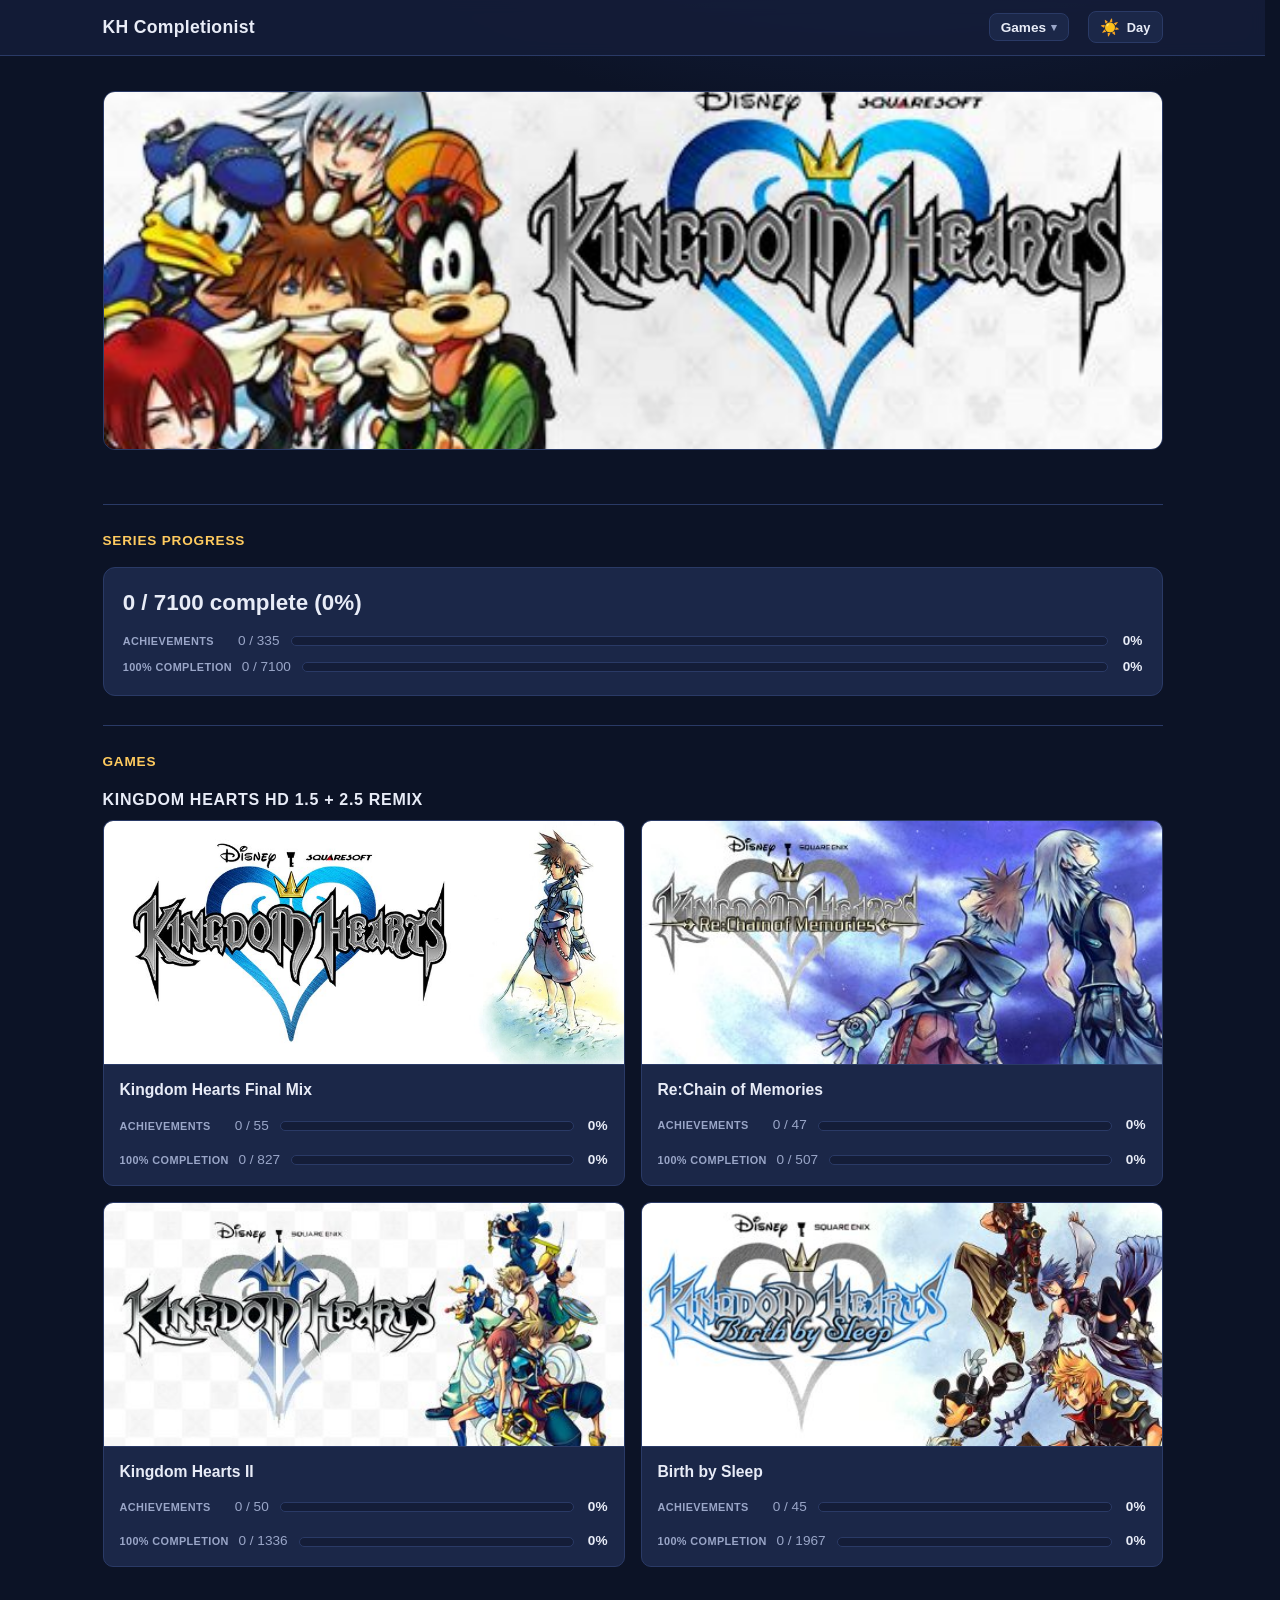
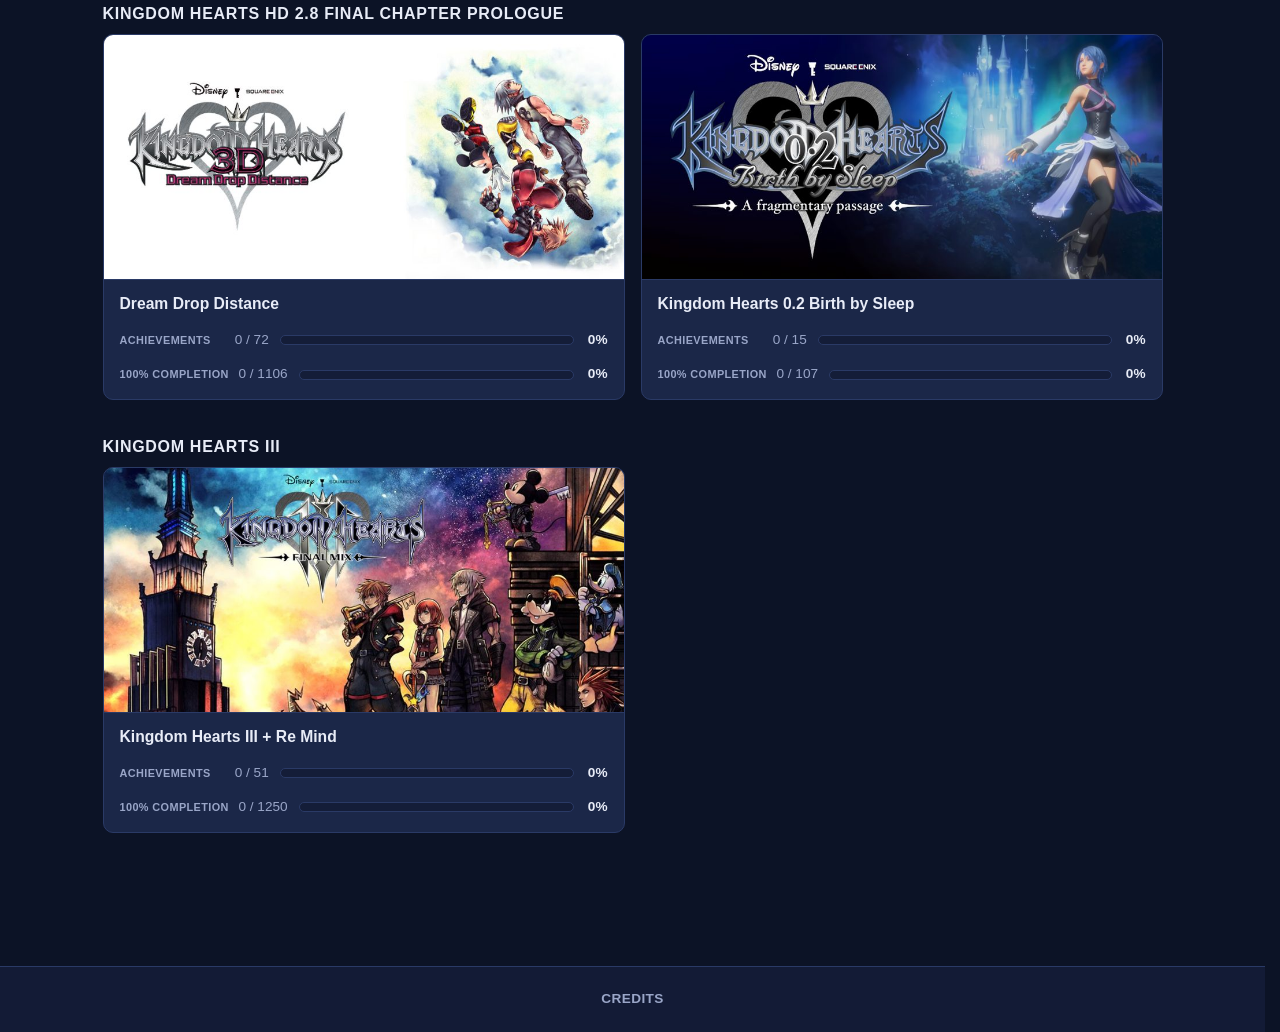
<file: index.html>
<!DOCTYPE html>
<html lang="en">
<head>
    <meta charset="UTF-8">
    <meta name="viewport" content="width=device-width, initial-scale=1.0">
    <meta http-equiv="Content-Security-Policy" content="default-src 'self'; img-src 'self' data:; style-src 'self' 'unsafe-inline'; object-src 'none'; base-uri 'self'; form-action 'self'">
    <title>KH Completionist</title>
    <script src="js/theme.js"></script>
    <link rel="stylesheet" href="css/main.css">
</head>
<!--
    Landing page. Shows total completion across the series plus one card
    per game (progress read live from localStorage by js/kh-summary.js +
    js/landing.js). All visible text lives in lang/messages/en/index.json.
-->
<body data-page="index" data-root="./">
    <!-- Header nav is built by js/nav.js: one shared menu definition for every page. -->
    <nav id="site-nav"></nav>

    <div class="container">
        <section class="project-hero landing-hero">
            <figure class="banner landing-banner"><img class="banner-img" src="images/banners/series.jpg" alt=""></figure>
        </section>

        <main class="main-content">
            <section class="section">
                <h2 id="lg-total-label"></h2>
                <!-- Series progress bar, built by js/landing.js -->
                <div id="series-total" class="series-total"></div>
            </section>

            <section class="section">
                <h2 id="lg-games-label"></h2>
                <!-- HD-collection groups, each with its hero strip and the
                     games' banner cards, built by js/landing.js -->
                <div id="collections"></div>
            </section>
        </main>
    </div>

    <script src="js/i18n.js"></script>
    <script src="js/kh-common.js"></script>
    <script src="js/kh-store.js"></script>
    <script src="js/kh-counting.js"></script>
    <script src="js/kh-page.js"></script>
    <script src="js/kh1-tracker-data.js"></script>
    <script src="js/kh-com-tracker-data.js"></script>
    <script src="js/kh2-tracker-data.js"></script>
    <script src="js/kh-ddd-tracker-data.js"></script>
    <script src="js/kh02-tracker-data.js"></script>
    <script src="js/kh3-tracker-data.js"></script>
    <script src="js/kh-bbs-tracker-data.js"></script>
    <script src="js/kh-summary.js"></script>
    <script src="js/landing.js"></script>
    <script src="js/banners.js"></script>
    <script src="js/nav.js"></script>
</body>
</html>
</file>
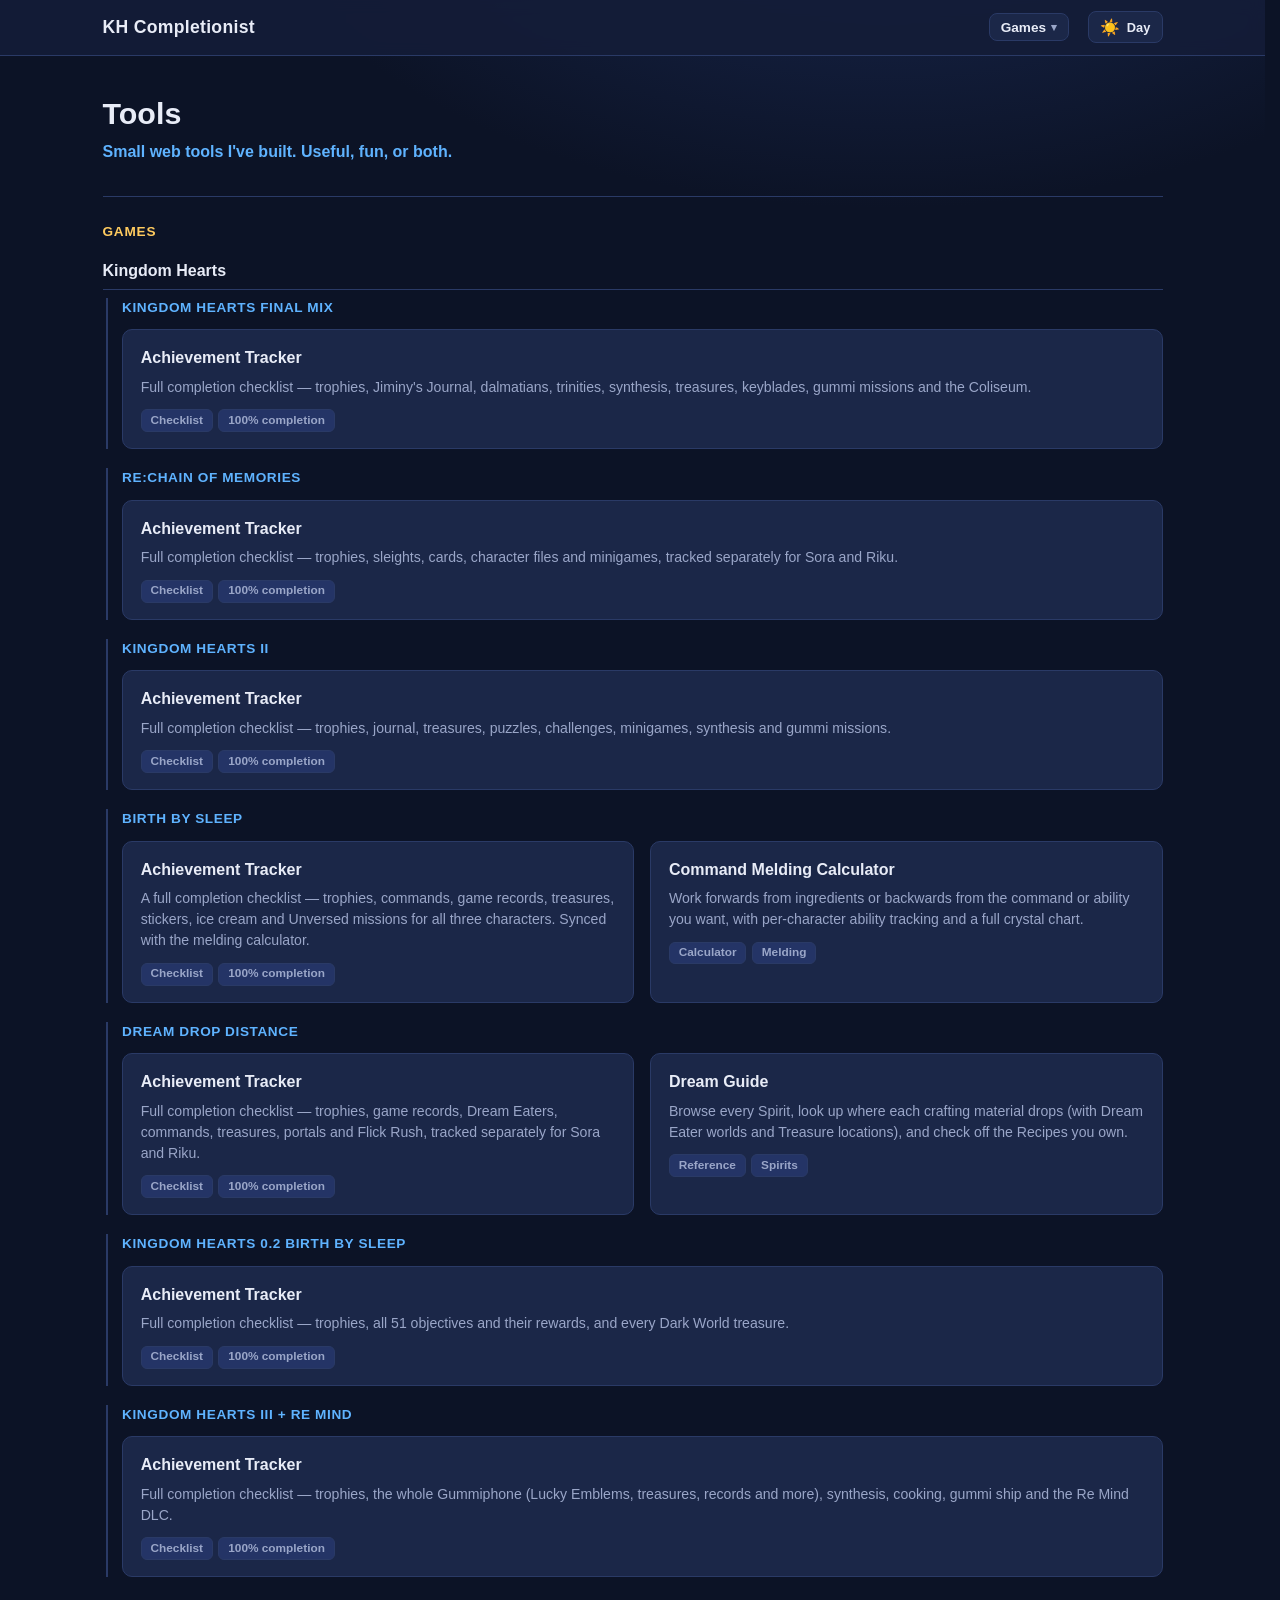
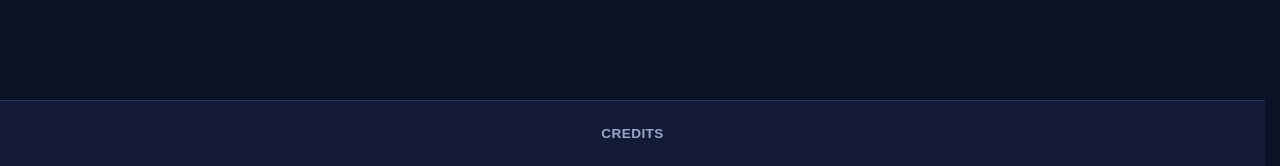
<file: tools/index.html>
<!DOCTYPE html>
<html lang="en">
<head>
    <meta charset="UTF-8">
    <meta name="viewport" content="width=device-width, initial-scale=1.0">
    <meta http-equiv="Content-Security-Policy" content="default-src 'self'; img-src 'self' data:; style-src 'self' 'unsafe-inline'; object-src 'none'; base-uri 'self'; form-action 'self'">
    <title>Tools • KH Completionist</title>
    <script src="../js/theme.js"></script>
    <link rel="stylesheet" href="../css/main.css">
</head>
<!--
    Tools are organized as: section (e.g. Games) > series > game > tool cards.
    To add a game or series, copy the matching div block and add the new
    text keys to lang/messages/en/tools.json and lang/messages/fr/tools.json.
-->
<body data-page="tools" data-root="../">
    <!-- Header nav is built by js/nav.js: one shared menu definition for every page. -->
    <nav id="site-nav"></nav>

    <div class="container">
        <section class="project-hero">
            <h1 id="tools-title"></h1>
            <p id="tools-subtitle"></p>
        </section>

        <main class="main-content">
            <section class="section">
                <h2 id="games-title"></h2>

                <div class="series-group">
                    <h3 class="series-title" id="series-kh"></h3>

                    <!-- Game order: KH1, Chain of Memories, KH2, Birth by
                         Sleep, Dream Drop Distance; later games go after
                         DDD. -->

                    <div class="game-group">
                        <h4 class="game-title" id="game-kh1"></h4>
                        <div class="project-grid">
                            <a class="project-card" href="../tools/kh1-tracker.html">
                                <h3 id="tool-kh1-tracker-title"></h3>
                                <p id="tool-kh1-tracker-desc"></p>
                                <div class="project-meta">
                                    <span class="tech-tag" id="tool-kh1-tracker-tag1"></span>
                                    <span class="tech-tag" id="tool-kh1-tracker-tag2"></span>
                                </div>
                            </a>
                        </div>
                    </div>

                    <div class="game-group">
                        <h4 class="game-title" id="game-kh-com"></h4>
                        <div class="project-grid">
                            <a class="project-card" href="../tools/kh-com-tracker.html">
                                <h3 id="tool-com-tracker-title"></h3>
                                <p id="tool-com-tracker-desc"></p>
                                <div class="project-meta">
                                    <span class="tech-tag" id="tool-com-tracker-tag1"></span>
                                    <span class="tech-tag" id="tool-com-tracker-tag2"></span>
                                </div>
                            </a>
                        </div>
                    </div>

                    <div class="game-group">
                        <h4 class="game-title" id="game-kh2"></h4>
                        <div class="project-grid">
                            <a class="project-card" href="../tools/kh2-tracker.html">
                                <h3 id="tool-kh2-tracker-title"></h3>
                                <p id="tool-kh2-tracker-desc"></p>
                                <div class="project-meta">
                                    <span class="tech-tag" id="tool-kh2-tracker-tag1"></span>
                                    <span class="tech-tag" id="tool-kh2-tracker-tag2"></span>
                                </div>
                            </a>
                        </div>
                    </div>

                    <div class="game-group">
                        <h4 class="game-title" id="game-kh-bbs"></h4>
                        <div class="project-grid">
                            <a class="project-card" href="../tools/kh-bbs-tracker.html">
                                <h3 id="tool-bbs-tracker-title"></h3>
                                <p id="tool-bbs-tracker-desc"></p>
                                <div class="project-meta">
                                    <span class="tech-tag" id="tool-bbs-tracker-tag1"></span>
                                    <span class="tech-tag" id="tool-bbs-tracker-tag2"></span>
                                </div>
                            </a>
                            <a class="project-card" href="../tools/kh-melding.html">
                                <h3 id="tool-kh-title"></h3>
                                <p id="tool-kh-desc"></p>
                                <div class="project-meta">
                                    <span class="tech-tag" id="tool-kh-tag1"></span>
                                    <span class="tech-tag" id="tool-kh-tag2"></span>
                                </div>
                            </a>
                        </div>
                    </div>

                    <div class="game-group">
                        <h4 class="game-title" id="game-kh-ddd"></h4>
                        <div class="project-grid">
                            <a class="project-card" href="../tools/kh-ddd-tracker.html">
                                <h3 id="tool-ddd-tracker-title"></h3>
                                <p id="tool-ddd-tracker-desc"></p>
                                <div class="project-meta">
                                    <span class="tech-tag" id="tool-ddd-tracker-tag1"></span>
                                    <span class="tech-tag" id="tool-ddd-tracker-tag2"></span>
                                </div>
                            </a>
                            <a class="project-card" href="../tools/kh-dream-guide.html">
                                <h3 id="tool-dream-guide-title"></h3>
                                <p id="tool-dream-guide-desc"></p>
                                <div class="project-meta">
                                    <span class="tech-tag" id="tool-dream-guide-tag1"></span>
                                    <span class="tech-tag" id="tool-dream-guide-tag2"></span>
                                </div>
                            </a>
                        </div>
                    </div>

                    <div class="game-group">
                        <h4 class="game-title" id="game-kh02"></h4>
                        <div class="project-grid">
                            <a class="project-card" href="../tools/kh02-tracker.html">
                                <h3 id="tool-kh02-tracker-title"></h3>
                                <p id="tool-kh02-tracker-desc"></p>
                                <div class="project-meta">
                                    <span class="tech-tag" id="tool-kh02-tracker-tag1"></span>
                                    <span class="tech-tag" id="tool-kh02-tracker-tag2"></span>
                                </div>
                            </a>
                        </div>
                    </div>

                    <div class="game-group">
                        <h4 class="game-title" id="game-kh3"></h4>
                        <div class="project-grid">
                            <a class="project-card" href="../tools/kh3-tracker.html">
                                <h3 id="tool-kh3-tracker-title"></h3>
                                <p id="tool-kh3-tracker-desc"></p>
                                <div class="project-meta">
                                    <span class="tech-tag" id="tool-kh3-tracker-tag1"></span>
                                    <span class="tech-tag" id="tool-kh3-tracker-tag2"></span>
                                </div>
                            </a>
                        </div>
                    </div>
                </div>
            </section>
        </main>
    </div>

    <script src="../js/i18n.js"></script>
    <script src="../js/kh-common.js"></script>
    <script src="../js/kh-page.js"></script>
    <script src="../js/tools.js"></script>
    <script src="../js/banners.js"></script>
    <script src="../js/nav.js"></script>
</body>
</html>
</file>
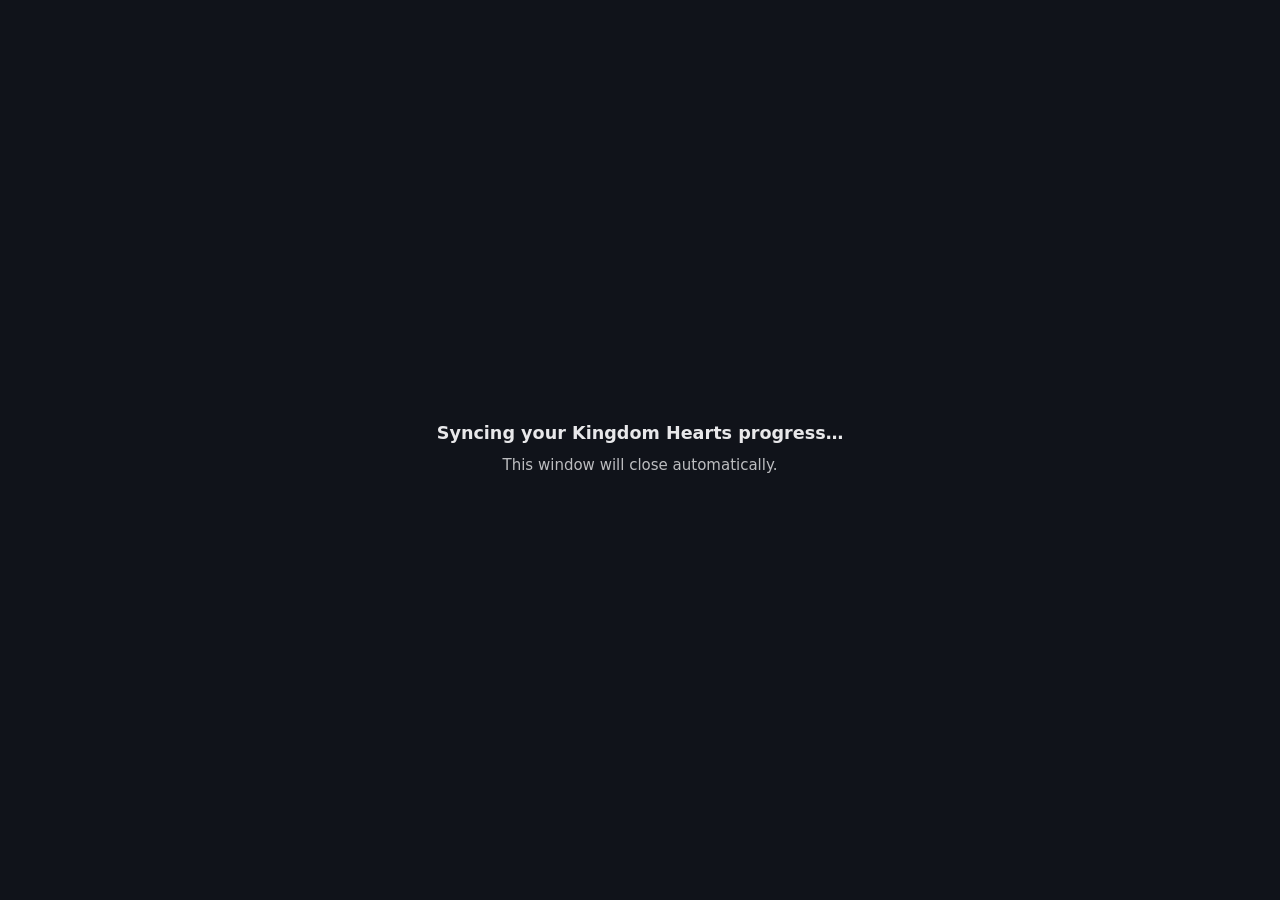
<file: bridge.html>
<!DOCTYPE html>
<html lang="en">
<head>
    <meta charset="UTF-8">
    <meta name="viewport" content="width=device-width, initial-scale=1.0">
    <meta http-equiv="Content-Security-Policy" content="default-src 'self'; style-src 'self' 'unsafe-inline'; object-src 'none'; base-uri 'self'; form-action 'self'">
    <title>Syncing Kingdom Hearts progress…</title>
    <style>
        body { margin:0; min-height:100vh; display:grid; place-items:center;
               background:#10131a; color:#e8e8ea; font:15px/1.5 system-ui, sans-serif; }
        .box { text-align:center; padding:1.5rem; max-width:30rem; }
        .box h1 { font-size:1.1rem; margin:0 0 .5rem; }
        .box p { margin:.25rem 0; opacity:.8; }
    </style>
</head>
<!--
    Sync bridge. Opened in a pop-up by the partner site's "Sync" button so it
    can read THIS origin's localStorage (a first-party context) and exchange
    progress via postMessage. All logic lives in js/kh-sync.js, which runs its
    bridge role because of the data-kh-bridge flag below, then closes this
    window. Standalone page — loads nothing from the rest of the site.
-->
<body data-kh-bridge="1" data-root="./">
    <div class="box">
        <h1>Syncing your Kingdom Hearts progress…</h1>
        <p>This window will close automatically.</p>
    </div>
    <script src="js/kh-common.js"></script>
    <script src="js/kh-sync.js"></script>
</body>
</html>
</file>
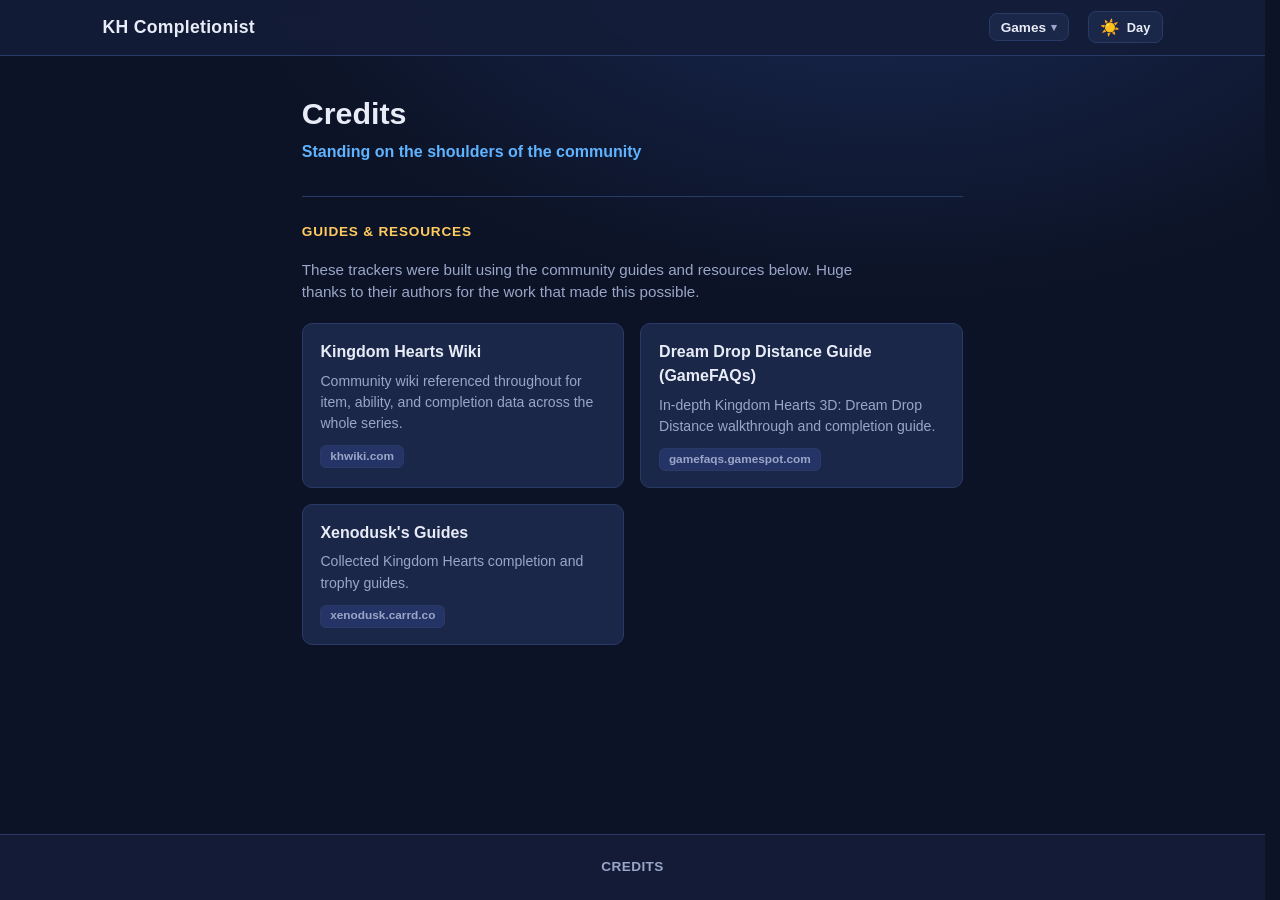
<file: credits.html>
<!DOCTYPE html>
<html lang="en">
<head>
    <meta charset="UTF-8">
    <meta name="viewport" content="width=device-width, initial-scale=1.0">
    <meta http-equiv="Content-Security-Policy" content="default-src 'self'; img-src 'self' data:; style-src 'self' 'unsafe-inline'; object-src 'none'; base-uri 'self'; form-action 'self'">
    <title>Credits • KH Completionist</title>
    <script src="js/theme.js"></script>
    <link rel="stylesheet" href="css/main.css">
</head>
<!--
    Credits page. Lists the community guides and resources the trackers
    were built from. External links open in a new tab. All visible text
    lives in lang/messages/<lang>/credits.json; the link URLs are the only
    hardcoded part (i18n only ever sets text, never href).
-->
<body data-page="credits" data-root="./">
    <!-- Header nav is built by js/nav.js: one shared menu definition for every page. -->
    <nav id="site-nav"></nav>

    <div class="container">
        <section class="project-hero">
            <h1 id="credits-title"></h1>
            <p id="credits-subtitle"></p>
        </section>

        <main class="main-content">
            <section class="section">
                <h2 id="credits-resources-label"></h2>
                <p class="credits-intro" id="credits-intro"></p>

                <div class="project-grid">
                    <a class="project-card" href="https://www.khwiki.com/" target="_blank" rel="noopener noreferrer">
                        <h3 id="credit-khwiki-name"></h3>
                        <p id="credit-khwiki-desc"></p>
                        <div class="project-meta">
                            <span class="tech-tag">khwiki.com</span>
                        </div>
                    </a>

                    <a class="project-card" href="https://gamefaqs.gamespot.com/3ds/997779-kingdom-hearts-3d-dream-drop-distance/faqs/64749" target="_blank" rel="noopener noreferrer">
                        <h3 id="credit-ddd-gamefaqs-name"></h3>
                        <p id="credit-ddd-gamefaqs-desc"></p>
                        <div class="project-meta">
                            <span class="tech-tag">gamefaqs.gamespot.com</span>
                        </div>
                    </a>

                    <a class="project-card" href="https://xenodusk.carrd.co/" target="_blank" rel="noopener noreferrer">
                        <h3 id="credit-xenodusk-name"></h3>
                        <p id="credit-xenodusk-desc"></p>
                        <div class="project-meta">
                            <span class="tech-tag">xenodusk.carrd.co</span>
                        </div>
                    </a>
                </div>
            </section>
        </main>
    </div>

    <script src="js/i18n.js"></script>
    <script src="js/kh-common.js"></script>
    <script src="js/kh-page.js"></script>
    <script src="js/credits.js"></script>
    <script src="js/nav.js"></script>
</body>
</html>
</file>
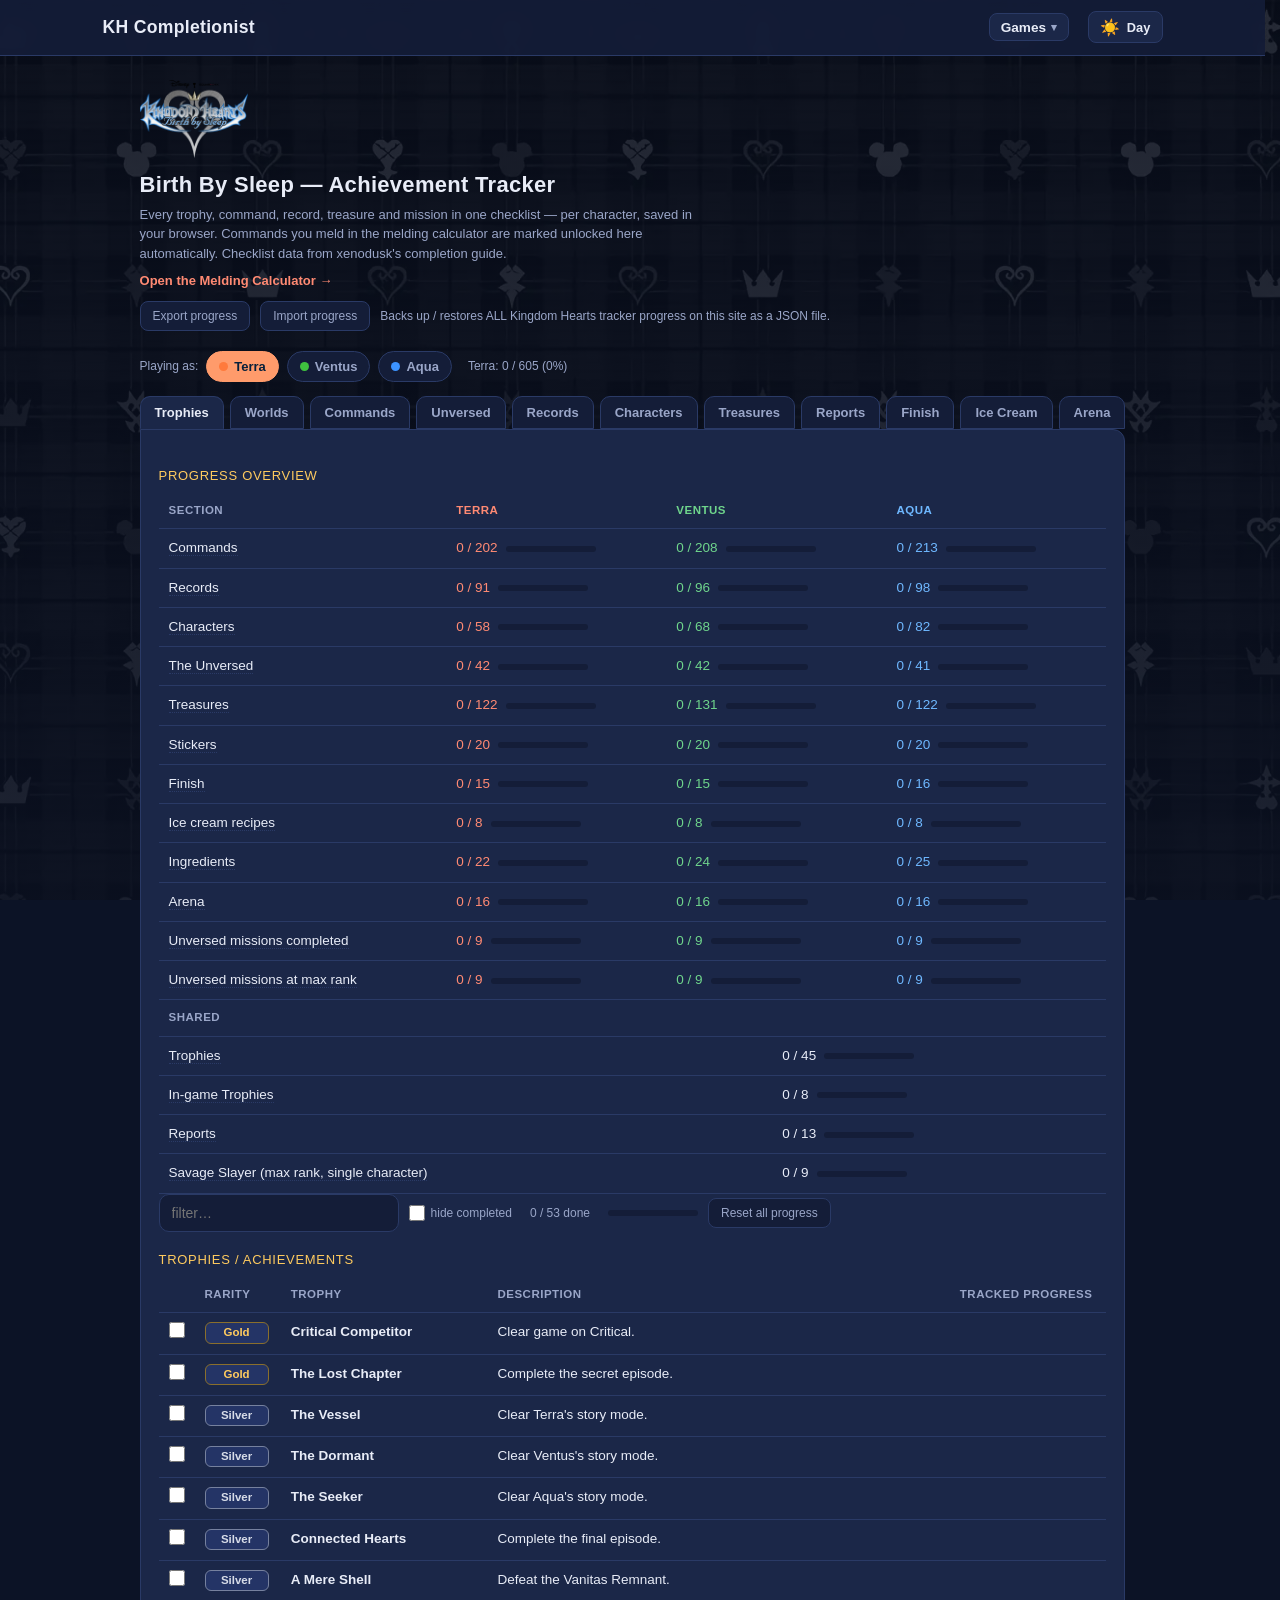
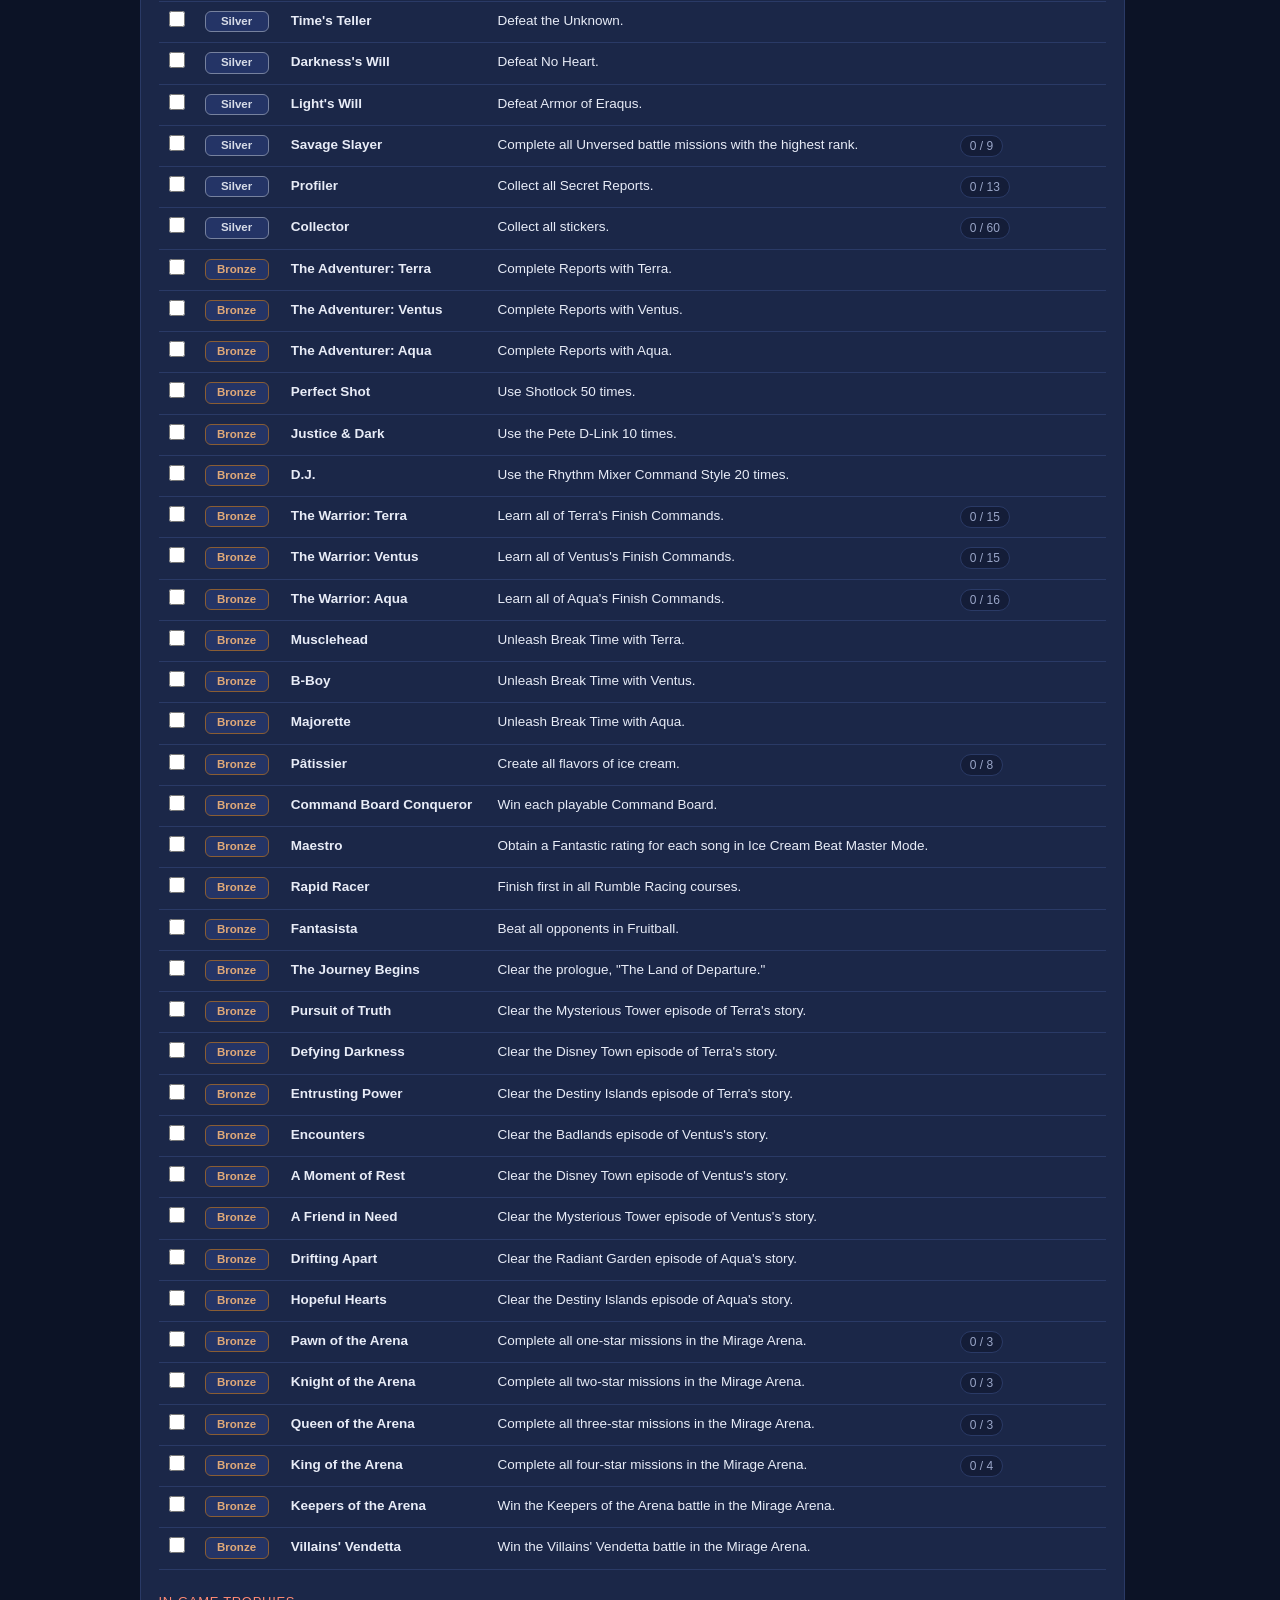
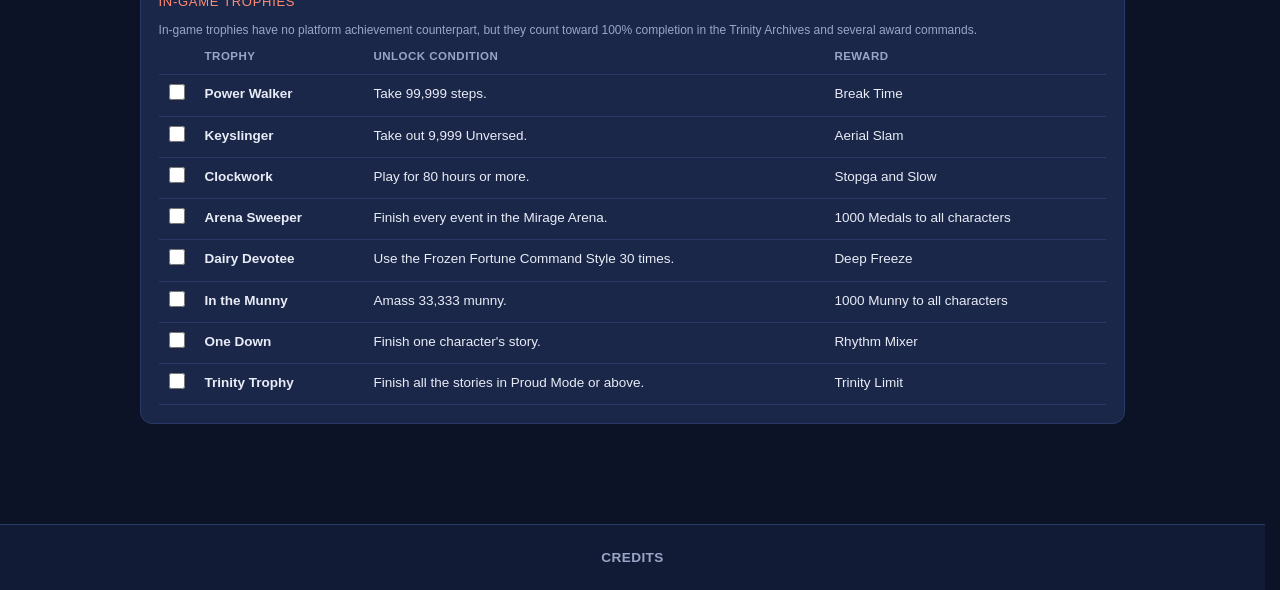
<file: tools/kh-bbs-tracker.html>
<!DOCTYPE html>
<html lang="en">
<head>
    <meta charset="UTF-8">
    <meta name="viewport" content="width=device-width, initial-scale=1.0">
    <meta http-equiv="Content-Security-Policy" content="default-src 'self'; img-src 'self' data:; style-src 'self' 'unsafe-inline'; object-src 'none'; base-uri 'self'; form-action 'self'">
    <title>Birth By Sleep — Achievement Tracker</title>
    <script src="../js/theme.js"></script>
    <link rel="stylesheet" href="../css/main.css">
    <link rel="stylesheet" href="../css/kh.css">
</head>
<body data-page="kh-bbs-tracker" data-root="../">
    <!-- Header nav is built by js/nav.js: one shared menu definition for every page. -->
    <nav id="site-nav"></nav>

    <div class="container kh">
        <header class="kh-header">
            <figure class="banner kh-logo"><img class="banner-img" id="kh-logo" src="../images/logos/KHBBS.png" alt=""></figure>
            <h1 id="kh-title"></h1>
            <p class="sub" id="kh-subtitle"></p>
            <p class="kh-xlink"><a href="../tools/kh-melding.html" id="kh-melding-link"></a></p>
        </header>

        <div class="charbar" style="margin-top:12px">
            <span class="countbadge" style="margin:0" id="playing-as"></span>
            <button class="charbtn" data-c="terra"><span class="dot"></span>Terra</button>
            <button class="charbtn" data-c="ventus"><span class="dot"></span>Ventus</button>
            <button class="charbtn" data-c="aqua"><span class="dot"></span>Aqua</button>
            <span class="countbadge" id="overallNote"></span>
        </div>

        <div class="tabs">
            <button class="tab active" data-tab="trophies" id="tabbtn-trophies"></button>
            <button class="tab" data-tab="worlds" id="tabbtn-worlds"></button>
            <button class="tab" data-tab="commands" id="tabbtn-commands"></button>
            <button class="tab" data-tab="unversed" id="tabbtn-unversed"></button>
            <button class="tab" data-tab="records" id="tabbtn-records"></button>
            <button class="tab" data-tab="characters" id="tabbtn-characters"></button>
            <button class="tab" data-tab="treasures" id="tabbtn-treasures"></button>
            <button class="tab" data-tab="reports" id="tabbtn-reports"></button>
            <button class="tab" data-tab="finish" id="tabbtn-finish"></button>
            <button class="tab" data-tab="icecream" id="tabbtn-icecream"></button>
            <button class="tab" data-tab="arena" id="tabbtn-arena"></button>
        </div>

        <main class="kh-main">
            <!-- Panel contents are rendered by js/kh-bbs-tracker.js -->
            <section id="tab-trophies" class="card"></section>
            <section id="tab-worlds" class="card" style="display:none"></section>
            <section id="tab-commands" class="card" style="display:none"></section>
            <section id="tab-unversed" class="card" style="display:none"></section>
            <section id="tab-records" class="card" style="display:none"></section>
            <section id="tab-characters" class="card" style="display:none"></section>
            <section id="tab-treasures" class="card" style="display:none"></section>
            <section id="tab-reports" class="card" style="display:none"></section>
            <section id="tab-finish" class="card" style="display:none"></section>
            <section id="tab-icecream" class="card" style="display:none"></section>
            <section id="tab-arena" class="card" style="display:none"></section>
        </main>
    </div>

    <script src="../js/i18n.js"></script>
    <script src="../js/kh-common.js"></script>
    <script src="../js/kh-store.js"></script>
    <script src="../js/kh-counting.js"></script>
    <script src="../js/kh-page.js"></script>
    <script src="../js/kh-widgets.js"></script>
    <script src="../js/kh-bbs-tracker-data.js"></script>
    <script src="../js/kh-bbs-tracker.js"></script>
    <script src="../js/kh-progress.js"></script>
    <script src="../js/kh-sync.js"></script>
    <script src="../js/banners.js"></script>
    <script src="../js/nav.js"></script>
</body>
</html>
</file>
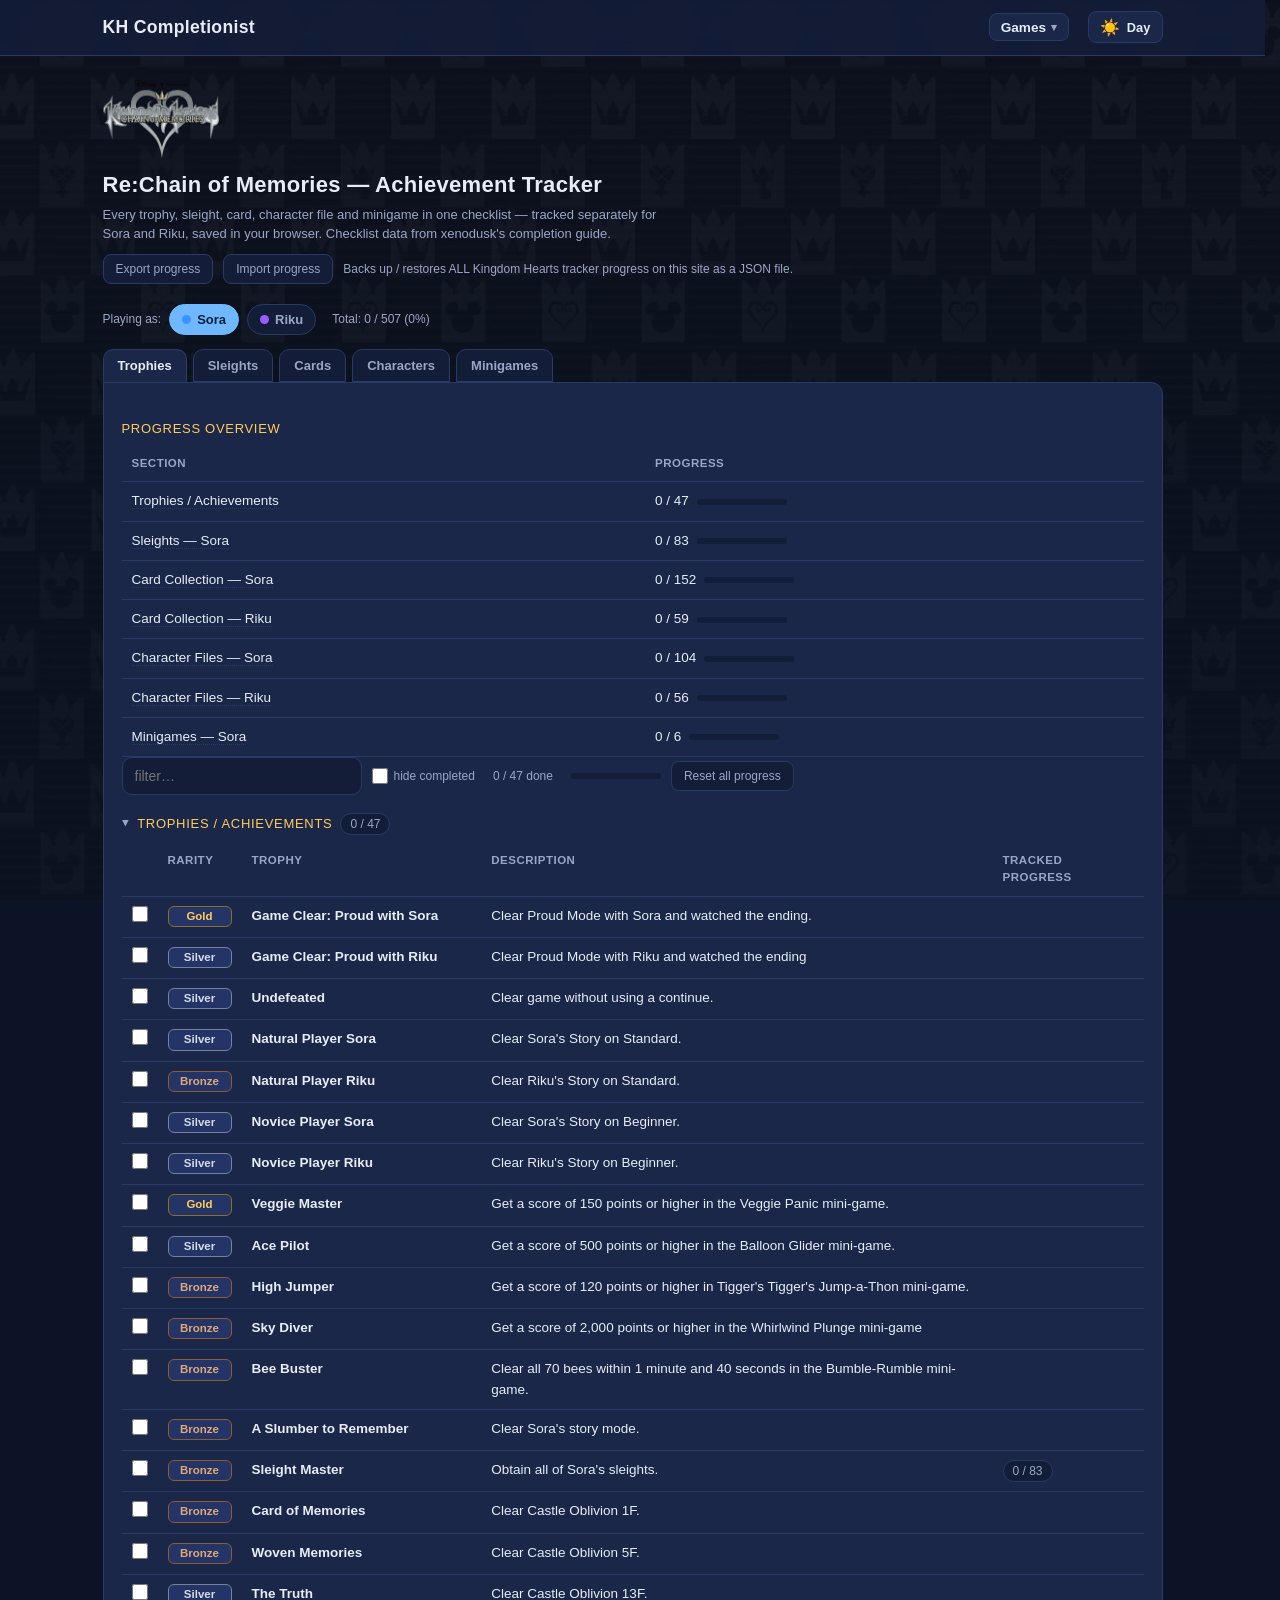
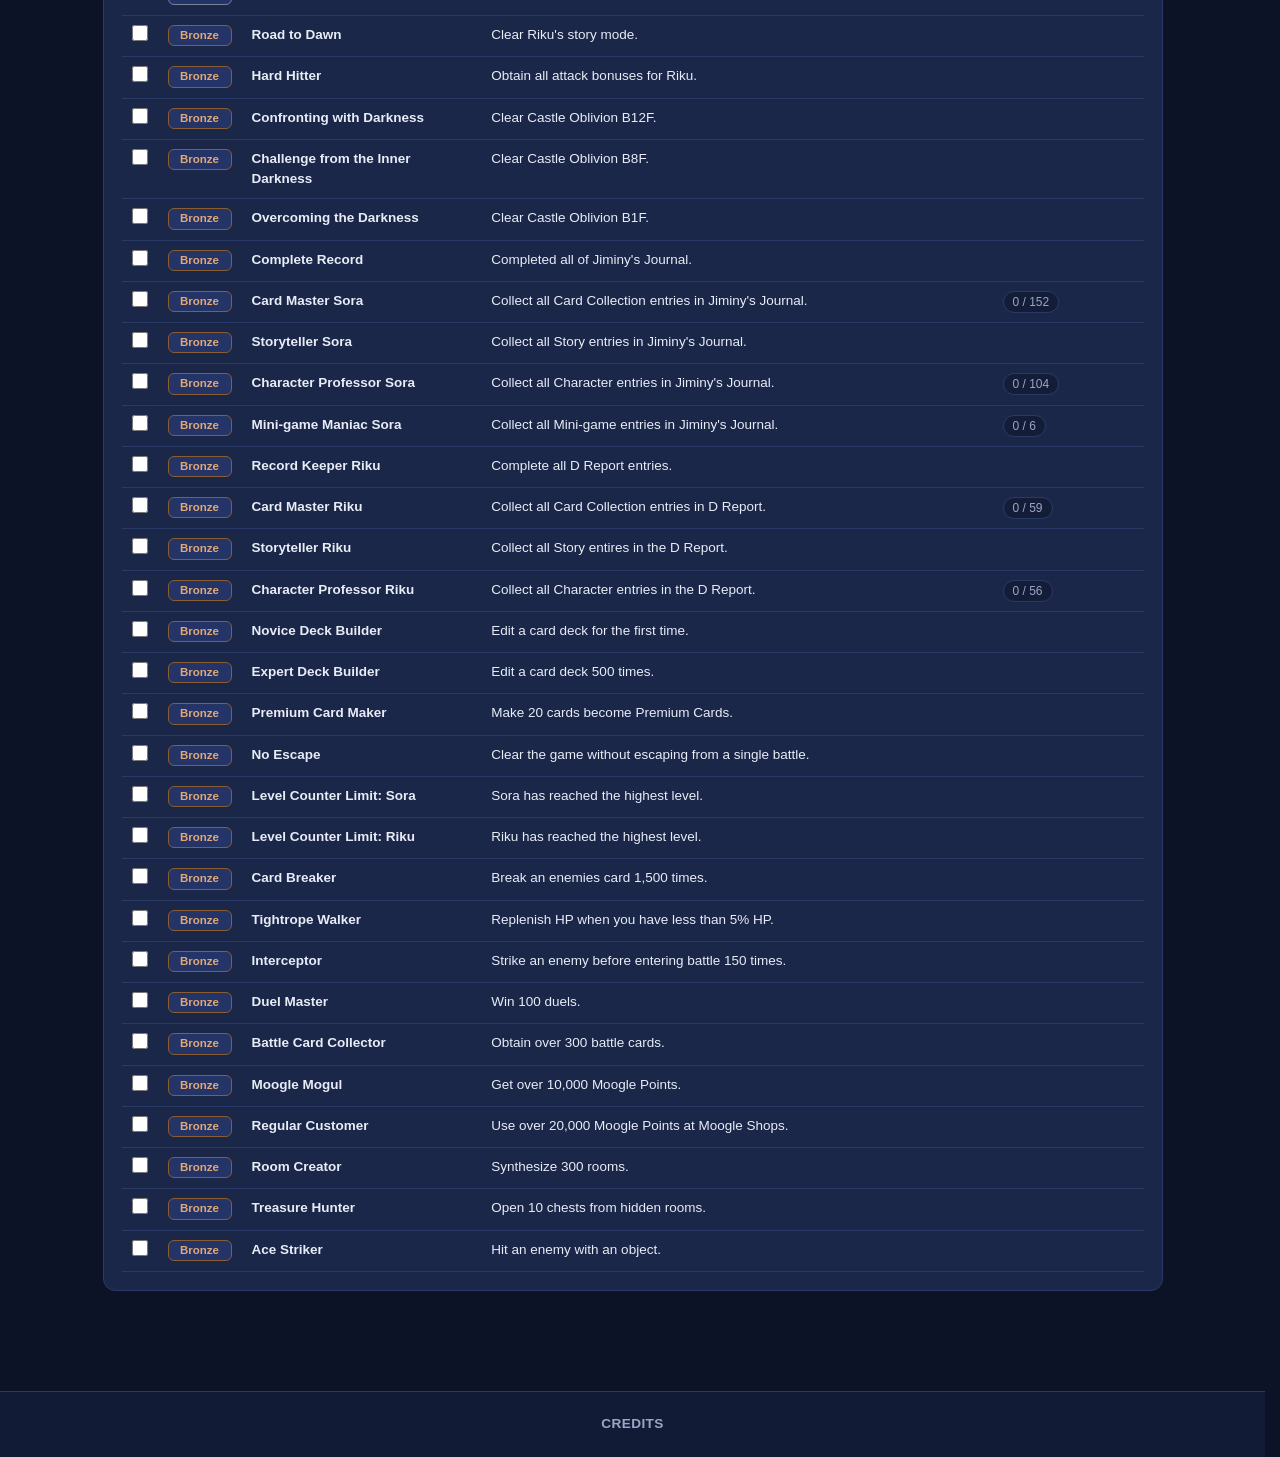
<file: tools/kh-com-tracker.html>
<!DOCTYPE html>
<html lang="en">
<head>
    <meta charset="UTF-8">
    <meta name="viewport" content="width=device-width, initial-scale=1.0">
    <meta http-equiv="Content-Security-Policy" content="default-src 'self'; img-src 'self' data:; style-src 'self' 'unsafe-inline'; object-src 'none'; base-uri 'self'; form-action 'self'">
    <title>Re:Chain of Memories — Achievement Tracker</title>
    <script src="../js/theme.js"></script>
    <link rel="stylesheet" href="../css/main.css">
    <link rel="stylesheet" href="../css/kh.css">
</head>
<body data-page="kh-com-tracker" data-root="../">
    <!-- Header nav is built by js/nav.js: one shared menu definition for every page. -->
    <nav id="site-nav"></nav>

    <div class="container kh">
        <header class="kh-header">
            <figure class="banner kh-logo"><img class="banner-img" id="kh-logo" src="../images/logos/KHCOM.png" alt=""></figure>
            <h1 id="kh-title"></h1>
            <p class="sub" id="kh-subtitle"></p>
        </header>

        <div class="charbar" id="charbar" style="margin-top:12px">
            <span class="countbadge" style="margin:0" id="playing-as"></span>
            <span class="countbadge" id="overallNote"></span>
        </div>

        <div class="tabs" id="tabs"></div>

        <!-- Tabs and panel contents are built by js/kh-tracker.js from the
             TRACKER_GAME config in the game data module. -->
        <main class="kh-main" id="panels"></main>
    </div>

    <script src="../js/i18n.js"></script>
    <script src="../js/kh-common.js"></script>
    <script src="../js/kh-store.js"></script>
    <script src="../js/kh-counting.js"></script>
    <script src="../js/kh-page.js"></script>
    <script src="../js/kh-widgets.js"></script>
    <script src="../js/kh-com-tracker-data.js"></script>
    <script src="../js/kh-tracker.js"></script>
    <script src="../js/kh-progress.js"></script>
    <script src="../js/kh-sync.js"></script>
    <script src="../js/banners.js"></script>
    <script src="../js/nav.js"></script>
</body>
</html>
</file>
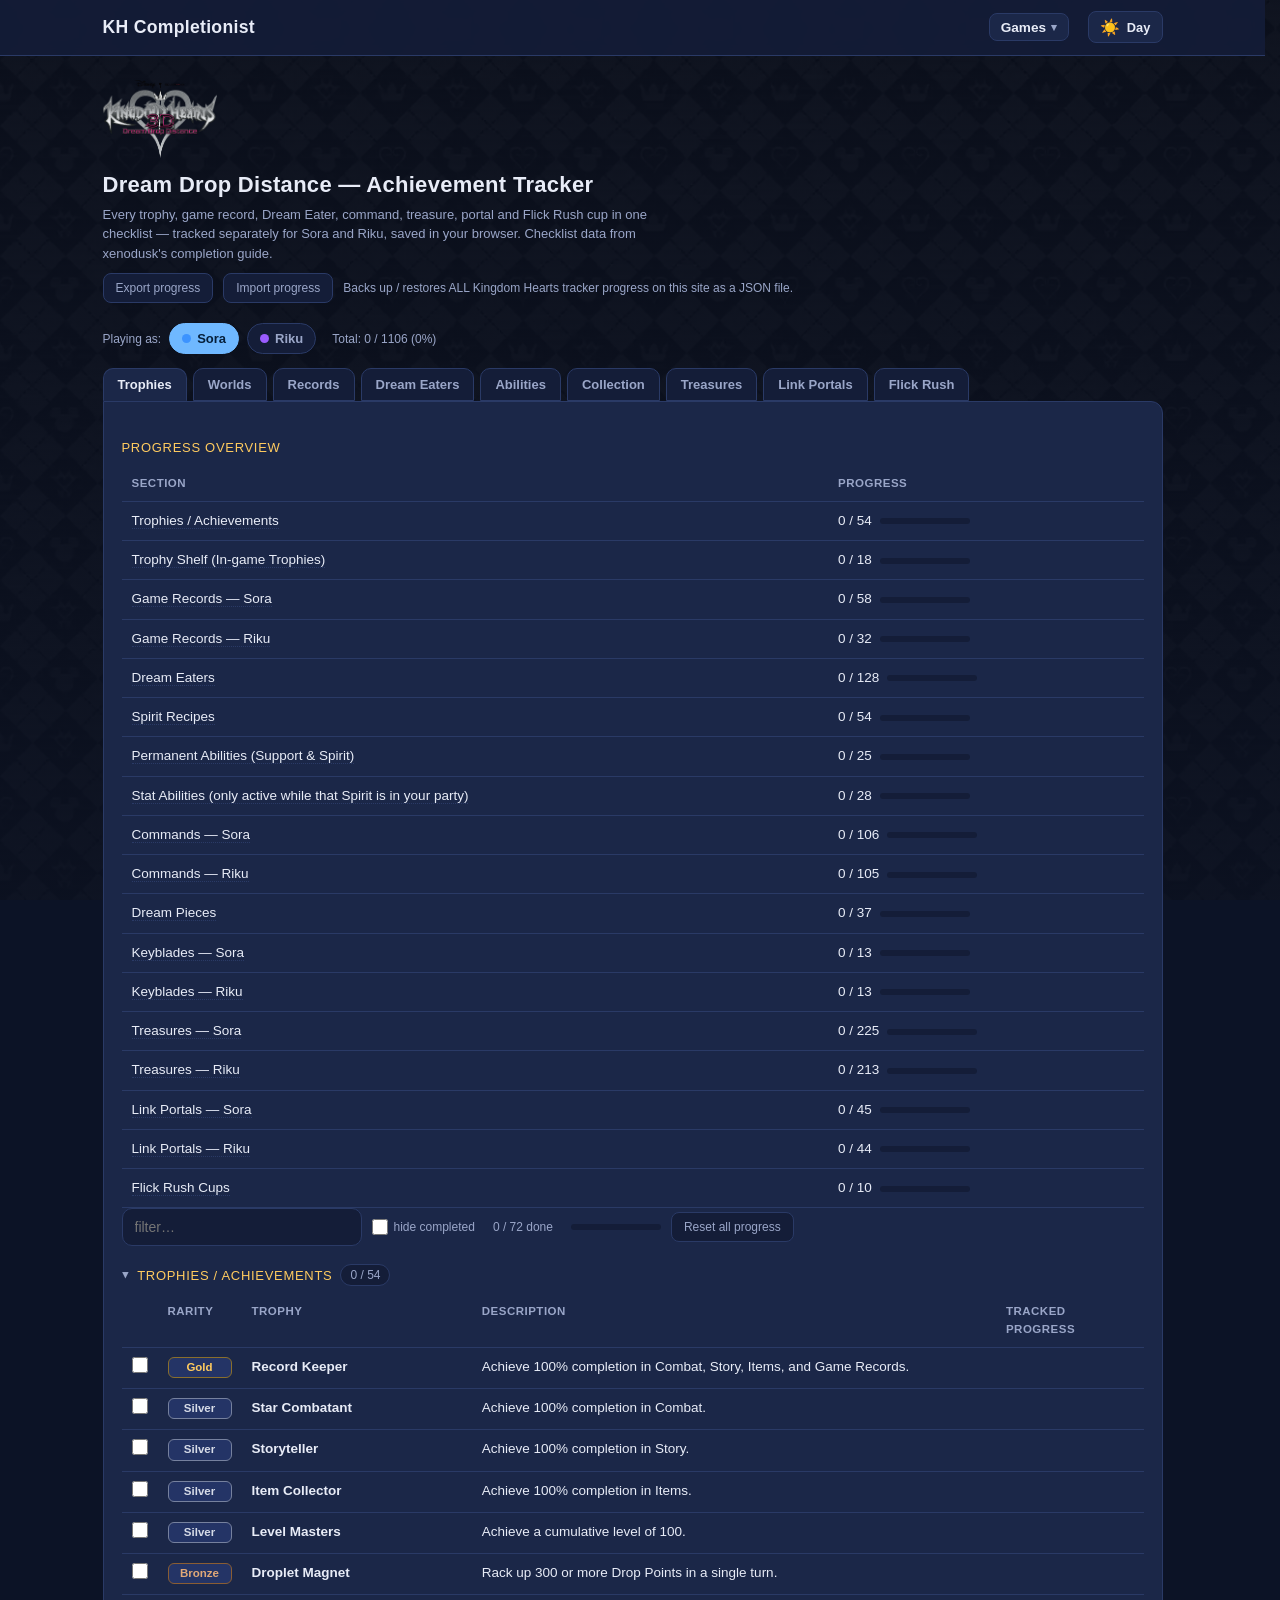
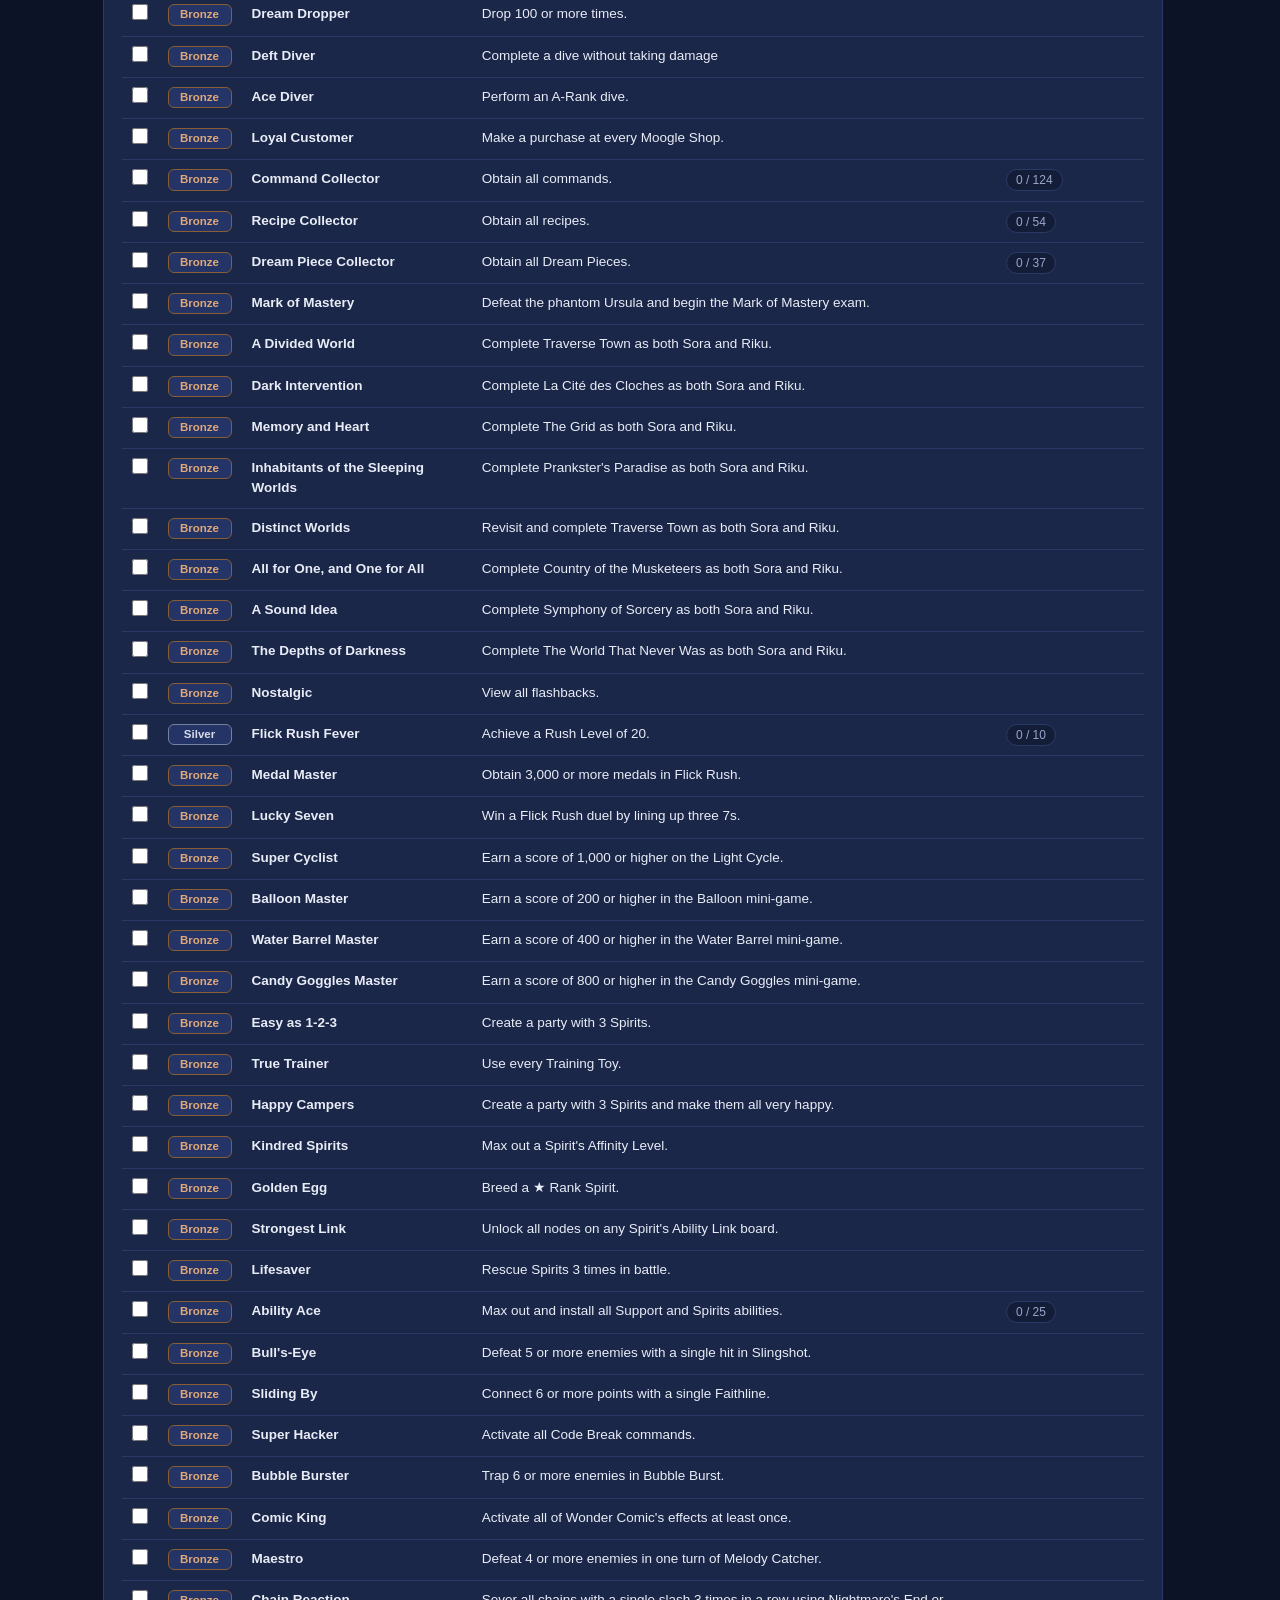
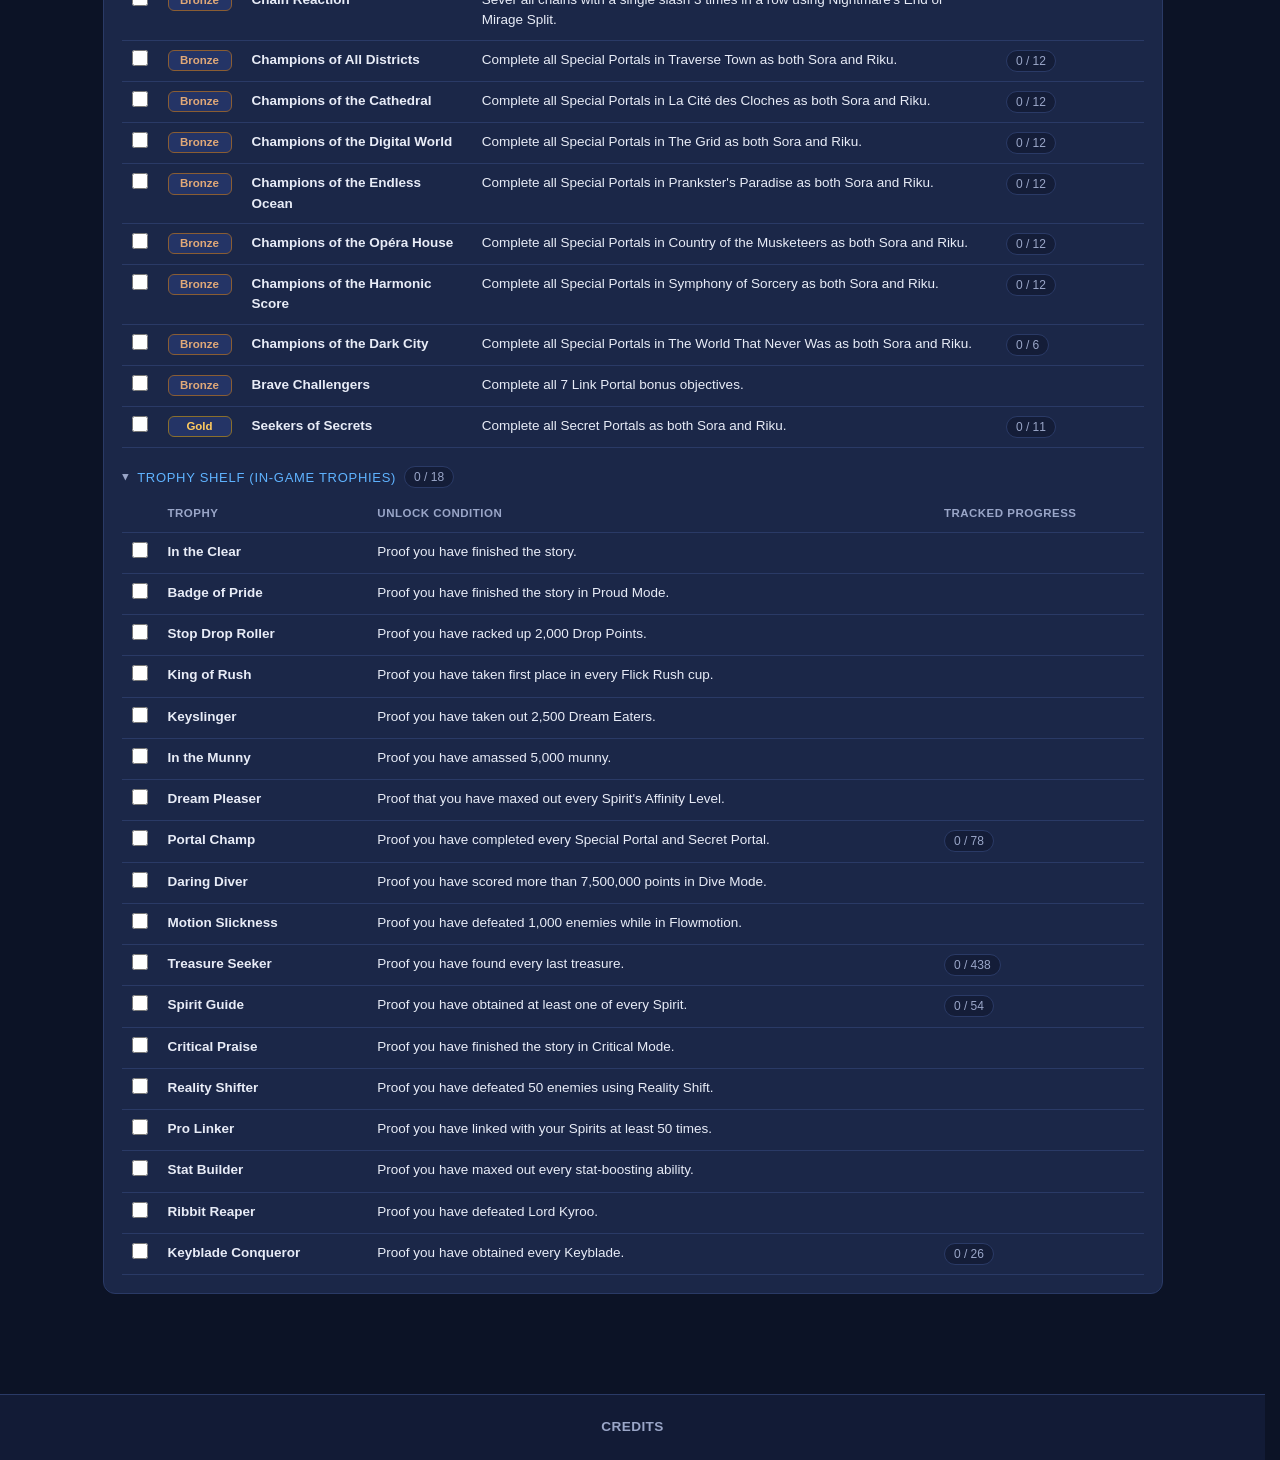
<file: tools/kh-ddd-tracker.html>
<!DOCTYPE html>
<html lang="en">
<head>
    <meta charset="UTF-8">
    <meta name="viewport" content="width=device-width, initial-scale=1.0">
    <meta http-equiv="Content-Security-Policy" content="default-src 'self'; img-src 'self' data:; style-src 'self' 'unsafe-inline'; object-src 'none'; base-uri 'self'; form-action 'self'">
    <title>Dream Drop Distance — Achievement Tracker</title>
    <script src="../js/theme.js"></script>
    <link rel="stylesheet" href="../css/main.css">
    <link rel="stylesheet" href="../css/kh.css">
</head>
<body data-page="kh-ddd-tracker" data-root="../">
    <!-- Header nav is built by js/nav.js: one shared menu definition for every page. -->
    <nav id="site-nav"></nav>

    <div class="container kh">
        <header class="kh-header">
            <figure class="banner kh-logo"><img class="banner-img" id="kh-logo" src="../images/logos/KH3DS.png" alt=""></figure>
            <h1 id="kh-title"></h1>
            <p class="sub" id="kh-subtitle"></p>
        </header>

        <div class="charbar" id="charbar" style="margin-top:12px">
            <span class="countbadge" style="margin:0" id="playing-as"></span>
            <span class="countbadge" id="overallNote"></span>
        </div>

        <div class="tabs" id="tabs"></div>

        <!-- Tabs and panel contents are built by js/kh-tracker.js from the
             TRACKER_GAME config in the game data module. -->
        <main class="kh-main" id="panels"></main>
    </div>

    <script src="../js/i18n.js"></script>
    <script src="../js/kh-common.js"></script>
    <script src="../js/kh-store.js"></script>
    <script src="../js/kh-counting.js"></script>
    <script src="../js/kh-page.js"></script>
    <script src="../js/kh-widgets.js"></script>
    <script src="../js/kh-ddd-tracker-data.js"></script>
    <script src="../js/kh-tracker.js"></script>
    <script src="../js/kh-progress.js"></script>
    <script src="../js/kh-sync.js"></script>
    <script src="../js/banners.js"></script>
    <script src="../js/nav.js"></script>
</body>
</html>
</file>
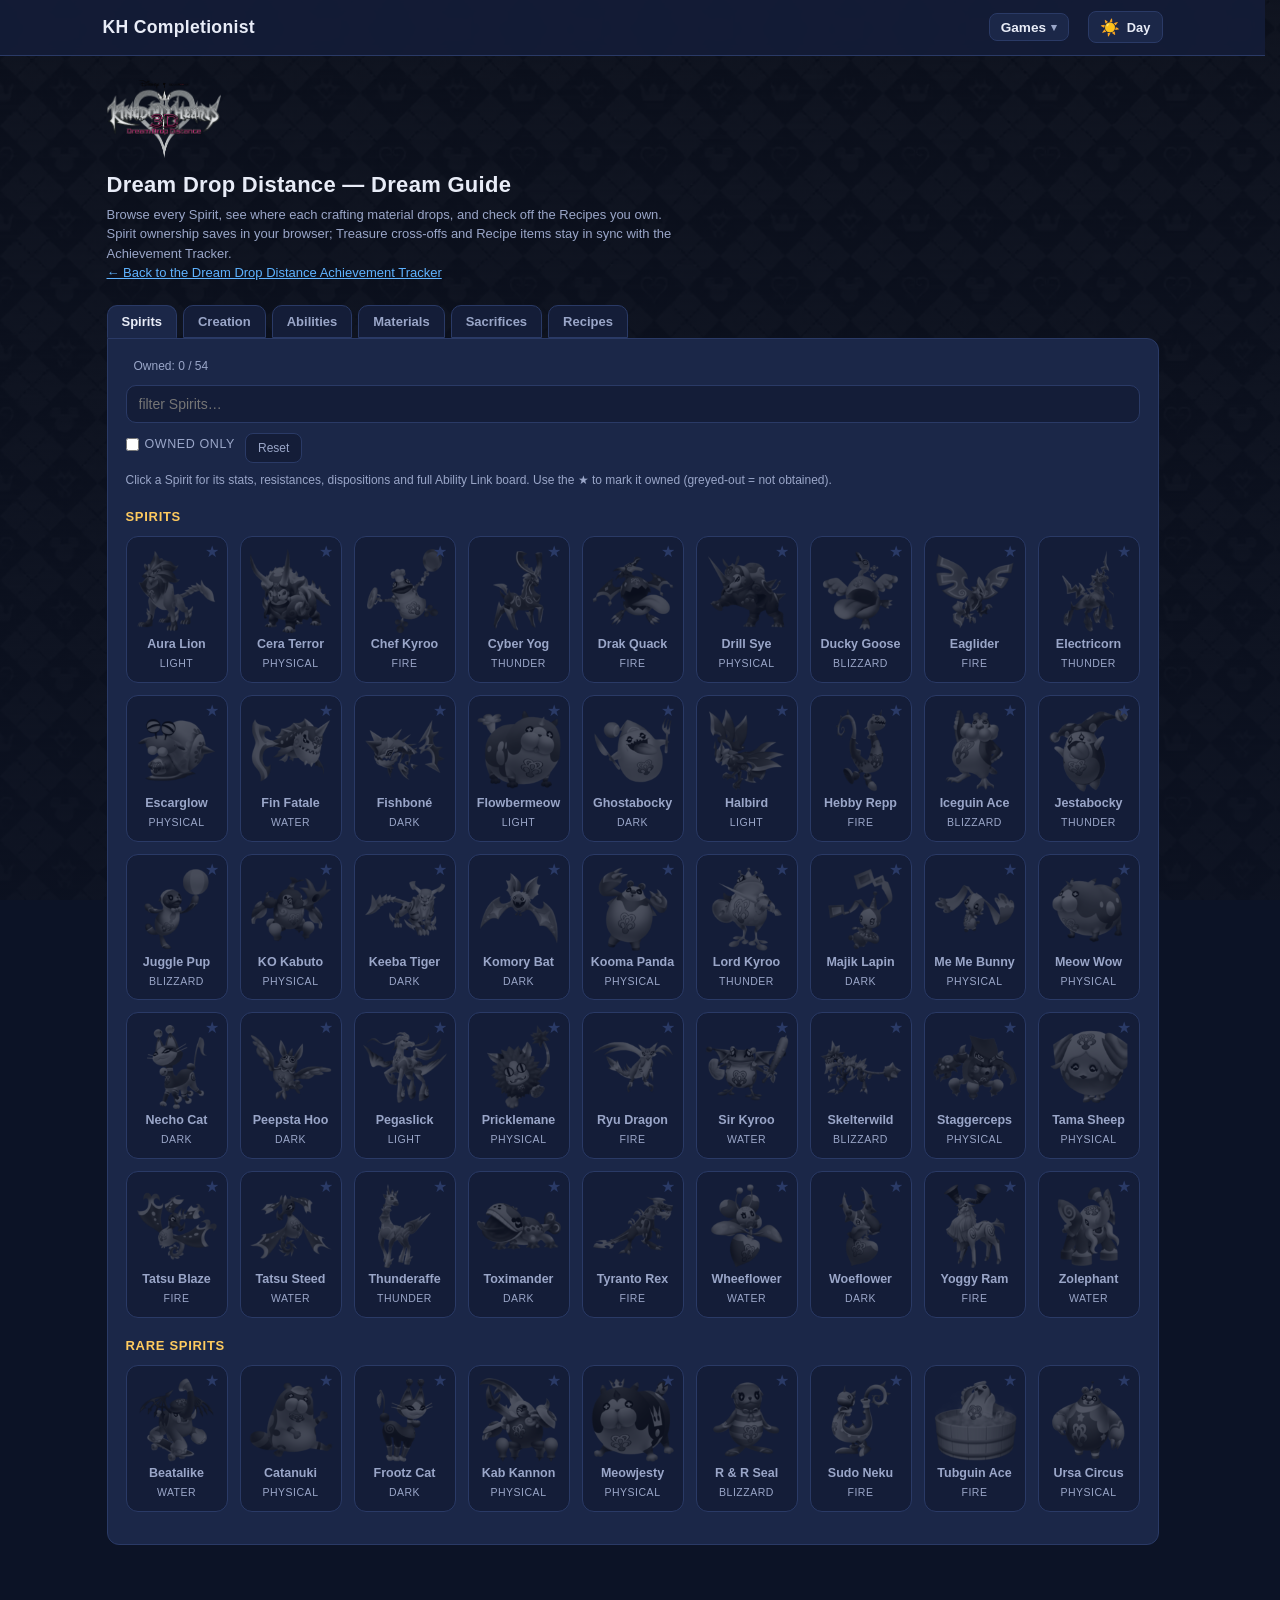
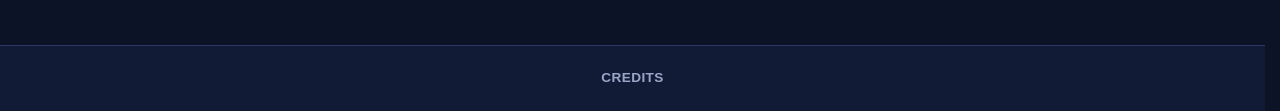
<file: tools/kh-dream-guide.html>
<!DOCTYPE html>
<html lang="en">
<head>
    <meta charset="UTF-8">
    <meta name="viewport" content="width=device-width, initial-scale=1.0">
    <meta http-equiv="Content-Security-Policy" content="default-src 'self'; img-src 'self' data:; style-src 'self' 'unsafe-inline'; object-src 'none'; base-uri 'self'; form-action 'self'">
    <title>Dream Drop Distance — Dream Guide</title>
    <script src="../js/theme.js"></script>
    <link rel="stylesheet" href="../css/main.css">
    <link rel="stylesheet" href="../css/kh.css">
</head>
<!--
    Dream Guide — a Dream Drop Distance sub-tool (sibling of the BBS Melding
    Calculator). Three tabs: a Spirits gallery (own/greyed), a Materials
    drop-location reference, and a Recipe-item checklist. All Dream Eater,
    treasure and recipe-item data is reused from the DDD tracker
    (js/kh-ddd-tracker-data.js + its khddd_progress_v1 store); only the
    material drops / synthesis recipes come from js/kh-dream-guide-data.js.
    Visible text lives in lang/messages/<lang>/kh-dream-guide.json.
-->
<body data-page="kh-dream-guide" data-root="../">
    <!-- Header nav is built by js/nav.js: one shared menu definition for every page. -->
    <nav id="site-nav"></nav>

    <div class="container kh">
        <header class="kh-header">
            <figure class="banner kh-logo"><img class="banner-img" id="kh-logo" src="../images/logos/KH3DS.png" alt=""></figure>
            <h1 id="kh-title"></h1>
            <p class="sub" id="kh-subtitle"></p>
            <p class="sub"><a href="../tools/kh-ddd-tracker.html" id="kh-tracker-link"></a></p>
        </header>

        <div class="tabs">
            <button class="tab active" data-tab="spirits" id="tabbtn-spirits"></button>
            <button class="tab" data-tab="creation" id="tabbtn-creation"></button>
            <button class="tab" data-tab="abilities" id="tabbtn-abilities"></button>
            <button class="tab" data-tab="materials" id="tabbtn-materials"></button>
            <button class="tab" data-tab="commands" id="tabbtn-commands"></button>
            <button class="tab" data-tab="recipes" id="tabbtn-recipes"></button>
        </div>

        <main class="kh-main">
            <!-- SPIRITS GALLERY (primary) -->
            <section id="tab-spirits" class="card">
                <div class="toolbar">
                    <span class="countbadge" id="dg-spirits-count"></span>
                    <input type="text" id="dg-spirits-filter">
                    <label class="dg-owned-toggle"><input type="checkbox" id="dg-spirits-ownedonly"> <span id="dg-spirits-ownedonly-lbl"></span></label>
                    <button class="clearbtn" id="dg-spirits-reset"></button>
                </div>
                <p class="hint" style="margin-top:0" id="dg-spirits-hint"></p>
                <div id="dg-spirits-grid"></div>
            </section>

            <!-- CREATION CALCULATOR -->
            <section id="tab-creation" class="card" style="display:none">
                <div class="dg-mode-bar">
                    <div class="dg-modes">
                        <button class="dg-mode active" data-mode="materials" id="dg-mode-materials"></button>
                        <button class="dg-mode" data-mode="spirit" id="dg-mode-spirit"></button>
                    </div>
                    <div class="dg-ctx">
                        <label class="dg-ctx-field"><span id="dg-c-forecast-lbl"></span>
                            <select id="dg-c-forecast"></select></label>
                        <label class="dg-ctx-field dg-ctx-narrow"><span id="dg-c-level-lbl"></span>
                            <input type="number" id="dg-c-level" min="1" max="99" value="50"></label>
                        <label class="dg-ctx-field"><span id="dg-c-command-lbl"></span>
                            <select id="dg-c-command"></select></label>
                    </div>
                </div>

                <!-- BY MATERIALS (forward) -->
                <div id="dg-cmode-materials" class="dg-cmode">
                    <div class="dg-slots">
                        <div class="dg-slot">
                            <span class="dg-slot-h" id="dg-c-m1-lbl"></span>
                            <div class="dg-slot-row">
                                <select id="dg-c-m1-mat" class="dg-sel-mat"></select>
                                <select id="dg-c-m1-tier" class="dg-sel-tier"></select>
                            </div>
                        </div>
                        <div class="dg-slot-plus">+</div>
                        <div class="dg-slot">
                            <span class="dg-slot-h" id="dg-c-m2-lbl"></span>
                            <div class="dg-slot-row">
                                <select id="dg-c-m2-mat" class="dg-sel-mat"></select>
                                <select id="dg-c-m2-tier" class="dg-sel-tier"></select>
                            </div>
                        </div>
                    </div>
                    <p class="hint" id="dg-c-materials-hint"></p>
                    <div id="dg-c-materials-out" class="results"></div>
                </div>

                <!-- BY SPIRIT (backward) -->
                <div id="dg-cmode-spirit" class="dg-cmode" style="display:none">
                    <div class="dg-slots">
                        <label class="dg-ctx-field"><span id="dg-c-spirit-lbl"></span>
                            <select id="dg-c-spirit"></select></label>
                        <label class="dg-ctx-field dg-ctx-narrow"><span id="dg-c-rank-lbl"></span>
                            <select id="dg-c-rank"></select></label>
                    </div>
                    <p class="hint" id="dg-c-spirit-hint"></p>
                    <div id="dg-c-spirit-out" class="results"></div>
                </div>
            </section>

            <!-- ABILITIES (incl. permanent unlocks) -->
            <section id="tab-abilities" class="card" style="display:none">
                <div class="toolbar">
                    <input type="text" id="dg-ab-filter">
                    <div class="dg-ab-filters" id="dg-ab-cats"></div>
                </div>
                <p class="hint" style="margin-top:0" id="dg-ab-hint"></p>
                <div id="dg-ab-list" class="results"></div>
            </section>

            <!-- MATERIALS + DROP LOCATIONS -->
            <section id="tab-materials" class="card" style="display:none">
                <div class="toolbar">
                    <input type="text" id="dg-materials-filter">
                </div>
                <p class="hint" style="margin-top:0" id="dg-materials-hint"></p>
                <div id="dg-materials-list" class="results"></div>
            </section>

            <!-- COMMAND SACRIFICE TABLE -->
            <section id="tab-commands" class="card" style="display:none">
                <div class="toolbar">
                    <input type="text" id="dg-cmd-filter">
                    <select id="dg-cmd-cat" class="dg-cmd-cat"></select>
                    <span class="dg-cmd-shown" id="dg-cmd-shown"></span>
                </div>
                <p class="hint" style="margin-top:0" id="dg-cmd-hint"></p>
                <div id="dg-commands-table" class="dg-cmd-wrap"></div>
            </section>

            <!-- RECIPE-ITEM CHECKLIST -->
            <section id="tab-recipes" class="card" style="display:none">
                <div class="trk-summary" id="dg-recipes-summary"></div>
                <div class="toolbar" style="margin:10px 0 0">
                    <input type="text" id="dg-recipes-filter">
                    <button class="clearbtn" id="dg-recipes-reset"></button>
                </div>
                <p class="hint" id="dg-recipes-hint"></p>
                <div id="dg-recipes-list" class="results"></div>
            </section>
        </main>
    </div>

    <!-- Reusable hover popover (worlds / treasure locations) -->
    <div id="dg-pop" class="dg-pop" role="tooltip" aria-hidden="true"></div>

    <!-- Spirit detail modal (stats, resistances, dispositions, ability board) -->
    <div id="dg-modal" class="dg-modal" aria-hidden="true">
        <div class="dg-modal-back" id="dg-modal-back"></div>
        <div class="dg-modal-panel kh" role="dialog" aria-modal="true" aria-labelledby="dg-modal-title">
            <button class="dg-modal-close" id="dg-modal-close" aria-label="Close">×</button>
            <div id="dg-modal-body"></div>
        </div>
    </div>

    <script src="../js/i18n.js"></script>
    <script src="../js/kh-common.js"></script>
    <script src="../js/kh-page.js"></script>
    <script src="../js/kh-ddd-tracker-data.js"></script>
    <script src="../js/kh-dream-guide-data.js"></script>
    <script src="../js/kh-dream-guide-boards.js"></script>
    <script src="../js/kh-dream-guide.js"></script>
    <script src="../js/banners.js"></script>
    <script src="../js/nav.js"></script>
</body>
</html>
</file>
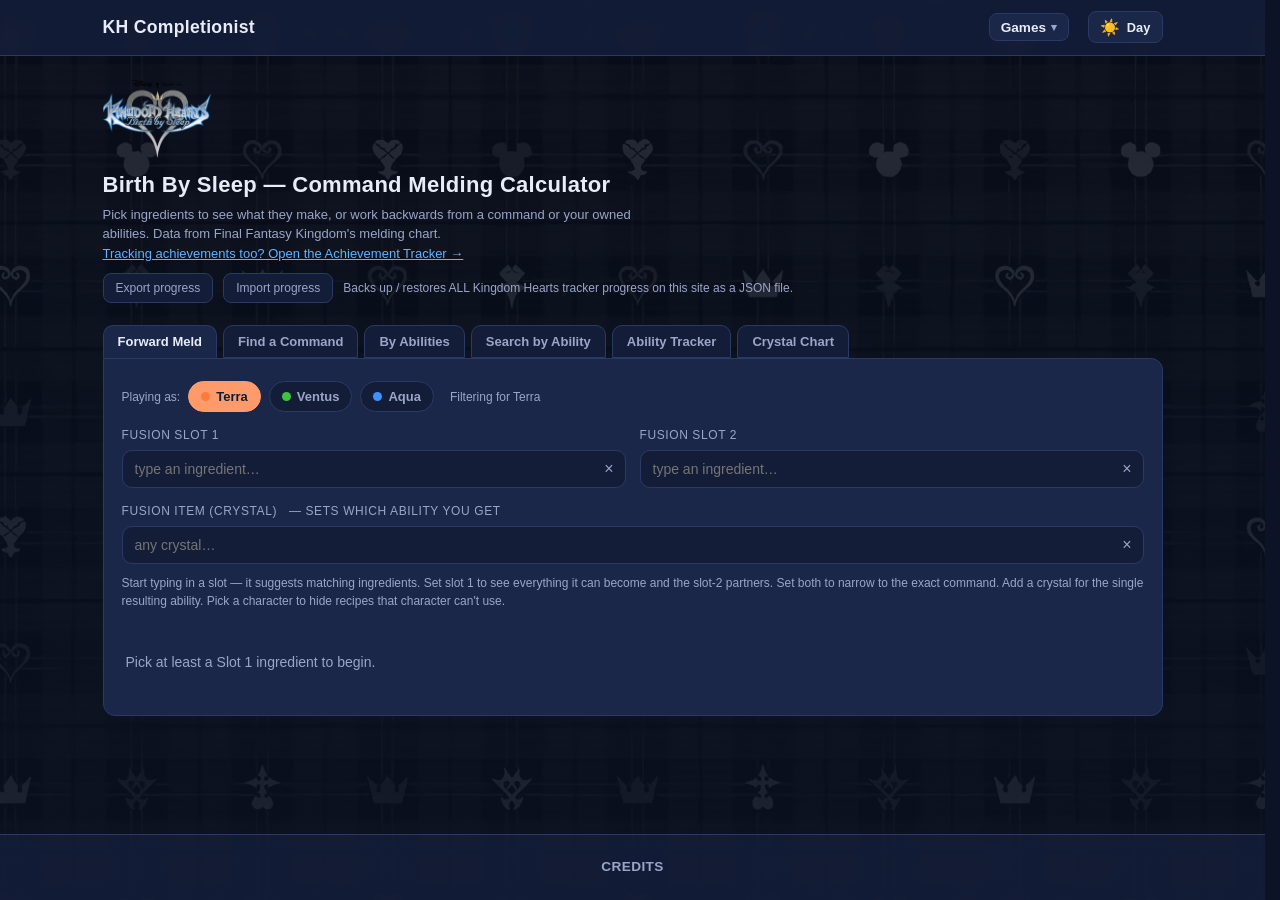
<file: tools/kh-melding.html>
<!DOCTYPE html>
<html lang="en">
<head>
    <meta charset="UTF-8">
    <meta name="viewport" content="width=device-width, initial-scale=1.0">
    <meta http-equiv="Content-Security-Policy" content="default-src 'self'; img-src 'self' data:; style-src 'self' 'unsafe-inline'; object-src 'none'; base-uri 'self'; form-action 'self'">
    <title>Birth By Sleep — Command Melding Calculator</title>
    <script src="../js/theme.js"></script>
    <link rel="stylesheet" href="../css/main.css">
    <link rel="stylesheet" href="../css/kh.css">
</head>
<body data-page="kh-melding" data-root="../">
    <!-- Header nav is built by js/nav.js: one shared menu definition for every page. -->
    <nav id="site-nav"></nav>

    <div class="container kh">
        <header class="kh-header">
            <figure class="banner kh-logo"><img class="banner-img" id="kh-logo" src="../images/logos/KHBBS.png" alt=""></figure>
            <h1 id="kh-title"></h1>
            <p class="sub" id="kh-subtitle"></p>
            <p class="sub"><a href="../tools/kh-bbs-tracker.html" id="kh-tracker-link"></a></p>
        </header>

        <div class="tabs">
            <button class="tab active" data-tab="forward" id="tabbtn-forward"></button>
            <button class="tab" data-tab="bycommand" id="tabbtn-bycommand"></button>
            <button class="tab" data-tab="byability" id="tabbtn-byability"></button>
            <button class="tab" data-tab="searchability" id="tabbtn-searchability"></button>
            <button class="tab" data-tab="tracker" id="tabbtn-tracker"></button>
            <button class="tab" data-tab="crystals" id="tabbtn-crystals"></button>
        </div>

        <main class="kh-main">
            <!-- FORWARD -->
            <section id="tab-forward" class="card">
                <div class="charbar">
                    <span class="countbadge" style="margin:0" id="playing-as-1"></span>
                    <button class="charbtn" data-c="terra"><span class="dot"></span>Terra</button>
                    <button class="charbtn" data-c="ventus"><span class="dot"></span>Ventus</button>
                    <button class="charbtn" data-c="aqua"><span class="dot"></span>Aqua</button>
                    <span class="countbadge" id="charNote"></span>
                </div>
                <div class="row" style="margin-top:14px">
                    <div class="slot">
                        <label for="f1" id="lbl-f1"></label>
                        <div class="combo" data-combo="f1">
                            <input type="text" id="f1" autocomplete="off">
                            <button class="clearx" data-clear="f1" title="clear">×</button>
                            <div class="menu" id="f1-menu"></div>
                        </div>
                    </div>
                    <div class="slot">
                        <label for="f2" id="lbl-f2"></label>
                        <div class="combo" data-combo="f2">
                            <input type="text" id="f2" autocomplete="off">
                            <button class="clearx" data-clear="f2" title="clear">×</button>
                            <div class="menu" id="f2-menu"></div>
                        </div>
                    </div>
                </div>
                <div class="crystal-row slot">
                    <label for="crystal"><span id="lbl-crystal"></span> <span class="countbadge" id="crystal-note"></span></label>
                    <div class="combo" data-combo="crystal">
                        <input type="text" id="crystal" autocomplete="off">
                        <button class="clearx" data-clear="crystal" title="clear">×</button>
                        <div class="menu" id="crystal-menu"></div>
                    </div>
                </div>
                <p class="hint" id="hint-forward"></p>
                <div id="forwardResults" class="results"></div>
            </section>

            <!-- BY COMMAND -->
            <section id="tab-bycommand" class="card" style="display:none">
                <div class="charbar">
                    <span class="countbadge" style="margin:0" id="playing-as-2"></span>
                    <button class="charbtn" data-c="terra"><span class="dot"></span>Terra</button>
                    <button class="charbtn" data-c="ventus"><span class="dot"></span>Ventus</button>
                    <button class="charbtn" data-c="aqua"><span class="dot"></span>Aqua</button>
                </div>
                <div class="row" style="margin-top:14px">
                    <div class="slot">
                        <label for="targetCmd" id="lbl-targetCmd"></label>
                        <div class="combo" data-combo="targetCmd">
                            <input type="text" id="targetCmd" autocomplete="off">
                            <button class="clearx" data-clear="targetCmd" title="clear">×</button>
                            <div class="menu" id="targetCmd-menu"></div>
                        </div>
                    </div>
                    <div class="slot">
                        <label for="targetCrystal" id="lbl-targetCrystal"></label>
                        <div class="combo" data-combo="targetCrystal">
                            <input type="text" id="targetCrystal" autocomplete="off">
                            <button class="clearx" data-clear="targetCrystal" title="clear">×</button>
                            <div class="menu" id="targetCrystal-menu"></div>
                        </div>
                    </div>
                </div>
                <p class="hint" id="hint-bycommand"></p>
                <div id="commandResults" class="results"></div>
            </section>

            <!-- BY ABILITY (owned ingredients) -->
            <section id="tab-byability" class="card" style="display:none">
                <div class="charbar">
                    <span class="countbadge" style="margin:0" id="playing-as-3"></span>
                    <button class="charbtn" data-c="terra"><span class="dot"></span>Terra</button>
                    <button class="charbtn" data-c="ventus"><span class="dot"></span>Ventus</button>
                    <button class="charbtn" data-c="aqua"><span class="dot"></span>Aqua</button>
                </div>
                <div class="toolbar" style="margin-top:14px">
                    <label style="margin:0" id="lbl-owned"></label>
                    <button class="clearbtn" id="clearOwned"></button>
                    <input type="text" id="ownedFilter" style="max-width:220px">
                </div>
                <div id="ownedPills" class="pillbar"></div>
                <p class="hint" id="hint-byability"></p>
                <div id="abilityResults" class="results"></div>
            </section>

            <!-- SEARCH BY ABILITY -->
            <section id="tab-searchability" class="card" style="display:none">
                <div class="charbar">
                    <span class="countbadge" style="margin:0" id="playing-as-4"></span>
                    <button class="charbtn" data-c="terra"><span class="dot"></span>Terra</button>
                    <button class="charbtn" data-c="ventus"><span class="dot"></span>Ventus</button>
                    <button class="charbtn" data-c="aqua"><span class="dot"></span>Aqua</button>
                </div>
                <div class="row" style="margin-top:14px">
                    <div class="slot">
                        <label for="abQuery" id="lbl-abQuery"></label>
                        <div class="combo" data-combo="abQuery">
                            <input type="text" id="abQuery" autocomplete="off">
                            <button class="clearx" data-clear="abQuery" title="clear">×</button>
                            <div class="menu" id="abQuery-menu"></div>
                        </div>
                    </div>
                </div>
                <p class="hint" id="hint-searchability"></p>
                <div id="searchAbilityResults" class="results"></div>
            </section>

            <!-- ABILITY TRACKER -->
            <section id="tab-tracker" class="card" style="display:none">
                <div class="charbar">
                    <span class="countbadge" style="margin:0" id="tracking-for"></span>
                    <button class="charbtn" data-c="terra"><span class="dot"></span>Terra</button>
                    <button class="charbtn" data-c="ventus"><span class="dot"></span>Ventus</button>
                    <button class="charbtn" data-c="aqua"><span class="dot"></span>Aqua</button>
                </div>
                <div class="trk-summary" id="trkSummary"></div>
                <p class="hint" id="hint-tracker"></p>
                <div class="toolbar" style="margin:6px 0 0">
                    <input type="text" id="trkFilter" style="max-width:240px">
                    <button class="clearbtn" id="trkReset"></button>
                </div>
                <div id="trackerResults" class="results"></div>
            </section>

            <!-- CRYSTAL CHART -->
            <section id="tab-crystals" class="card" style="display:none">
                <p class="hint" style="margin-top:0" id="hint-crystals"></p>
                <div class="toolbar" style="margin:14px 0 4px">
                    <input type="text" id="crystalFilter" style="max-width:300px">
                    <span class="countbadge" id="crystalCount"></span>
                </div>
                <div id="crystalResults" class="results"></div>
            </section>
        </main>
    </div>

    <script src="../js/i18n.js"></script>
    <script src="../js/kh-common.js"></script>
    <script src="../js/kh-store.js"></script>
    <script src="../js/kh-page.js"></script>
    <script src="../js/kh-melding-data.js"></script>
    <script src="../js/kh-bbs-tracker-data.js"></script>
    <script src="../js/kh-melding.js"></script>
    <script src="../js/kh-progress.js"></script>
    <script src="../js/kh-sync.js"></script>
    <script src="../js/banners.js"></script>
    <script src="../js/nav.js"></script>
</body>
</html>
</file>
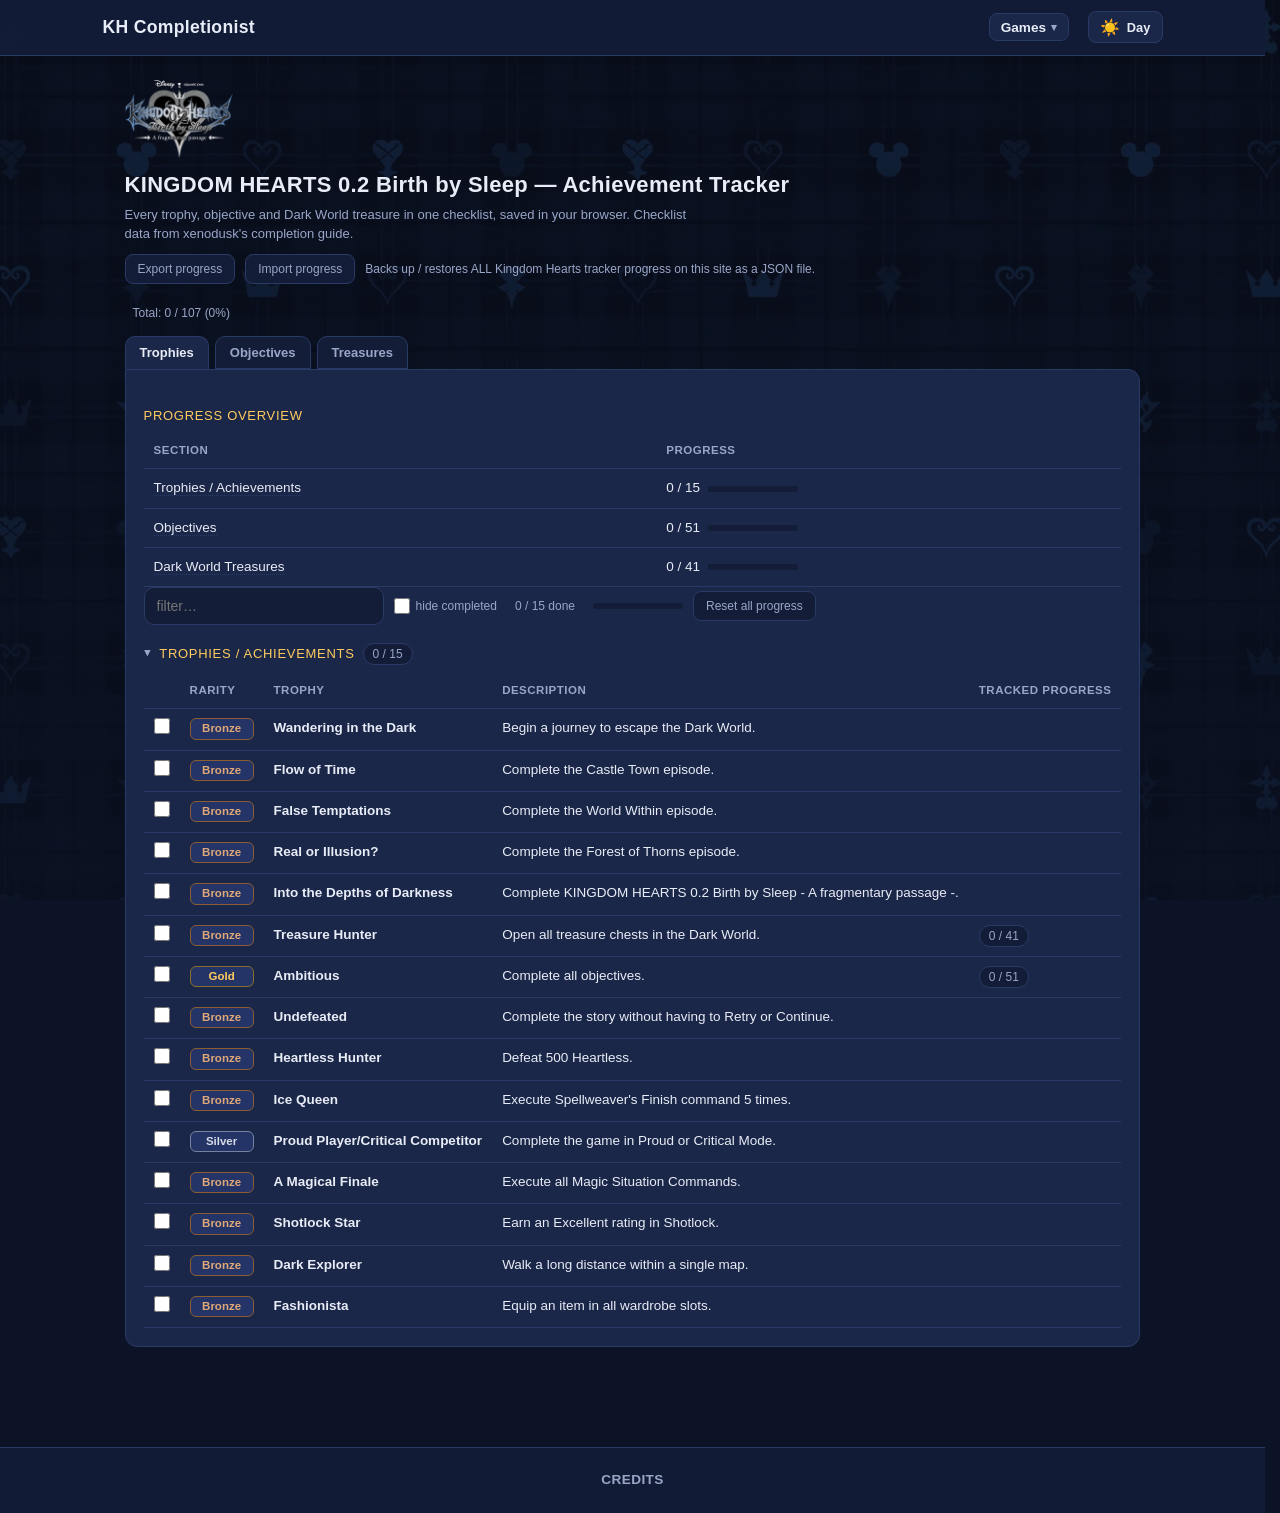
<file: tools/kh02-tracker.html>
<!DOCTYPE html>
<html lang="en">
<head>
    <meta charset="UTF-8">
    <meta name="viewport" content="width=device-width, initial-scale=1.0">
    <meta http-equiv="Content-Security-Policy" content="default-src 'self'; img-src 'self' data:; style-src 'self' 'unsafe-inline'; object-src 'none'; base-uri 'self'; form-action 'self'">
    <title>KINGDOM HEARTS 0.2 — Achievement Tracker</title>
    <script src="../js/theme.js"></script>
    <link rel="stylesheet" href="../css/main.css">
    <link rel="stylesheet" href="../css/kh.css">
</head>
<body data-page="kh02-tracker" data-root="../">
    <!-- Header nav is built by js/nav.js: one shared menu definition for every page. -->
    <nav id="site-nav"></nav>

    <div class="container kh">
        <header class="kh-header">
            <figure class="banner kh-logo"><img class="banner-img" id="kh-logo" src="../images/logos/KHBBS2.png" alt=""></figure>
            <h1 id="kh-title"></h1>
            <p class="sub" id="kh-subtitle"></p>
        </header>

        <div class="charbar" id="charbar" style="margin-top:12px">
            <span class="countbadge" style="margin:0" id="playing-as"></span>
            <span class="countbadge" id="overallNote"></span>
        </div>

        <div class="tabs" id="tabs"></div>

        <!-- Tabs and panel contents are built by js/kh-tracker.js from the
             TRACKER_GAME config in the game data module. -->
        <main class="kh-main" id="panels"></main>
    </div>

    <script src="../js/i18n.js"></script>
    <script src="../js/kh-common.js"></script>
    <script src="../js/kh-store.js"></script>
    <script src="../js/kh-counting.js"></script>
    <script src="../js/kh-page.js"></script>
    <script src="../js/kh-widgets.js"></script>
    <script src="../js/kh02-tracker-data.js"></script>
    <script src="../js/kh-tracker.js"></script>
    <script src="../js/kh-progress.js"></script>
    <script src="../js/kh-sync.js"></script>
    <script src="../js/banners.js"></script>
    <script src="../js/nav.js"></script>
</body>
</html>
</file>
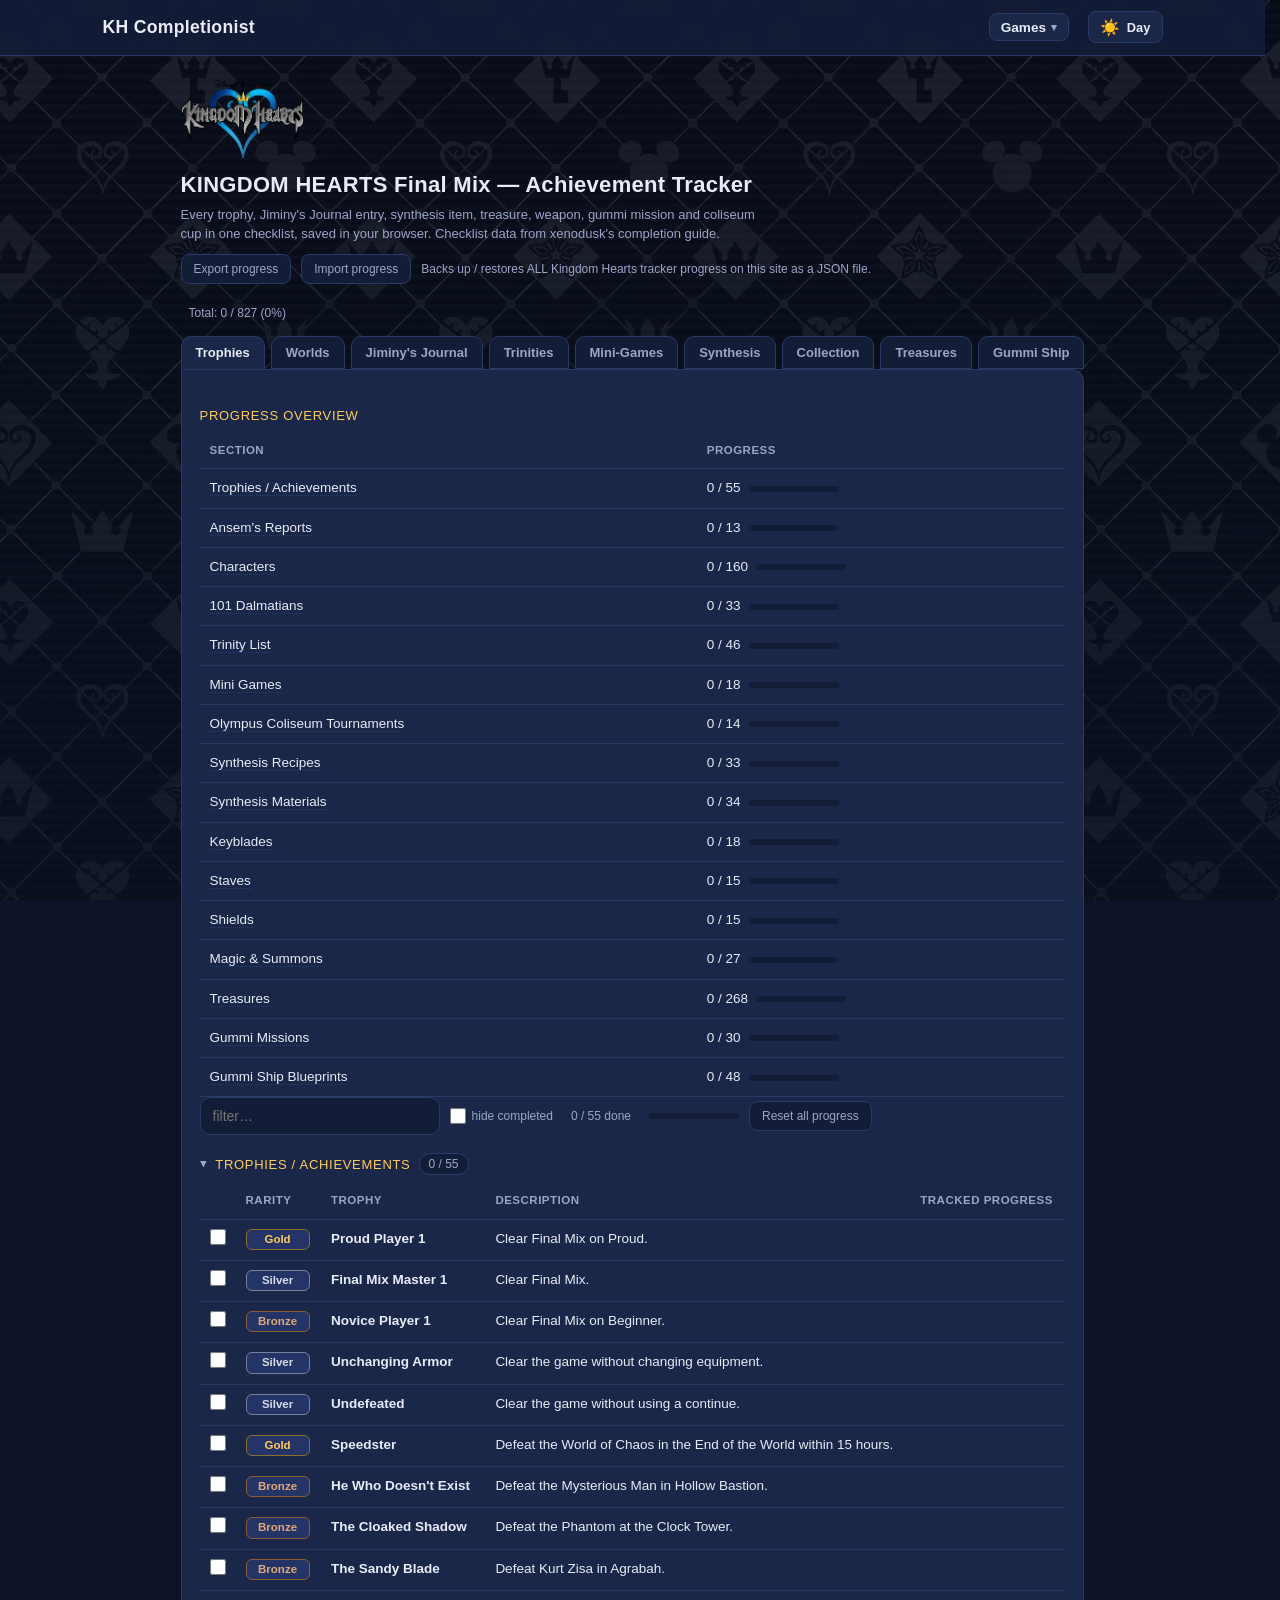
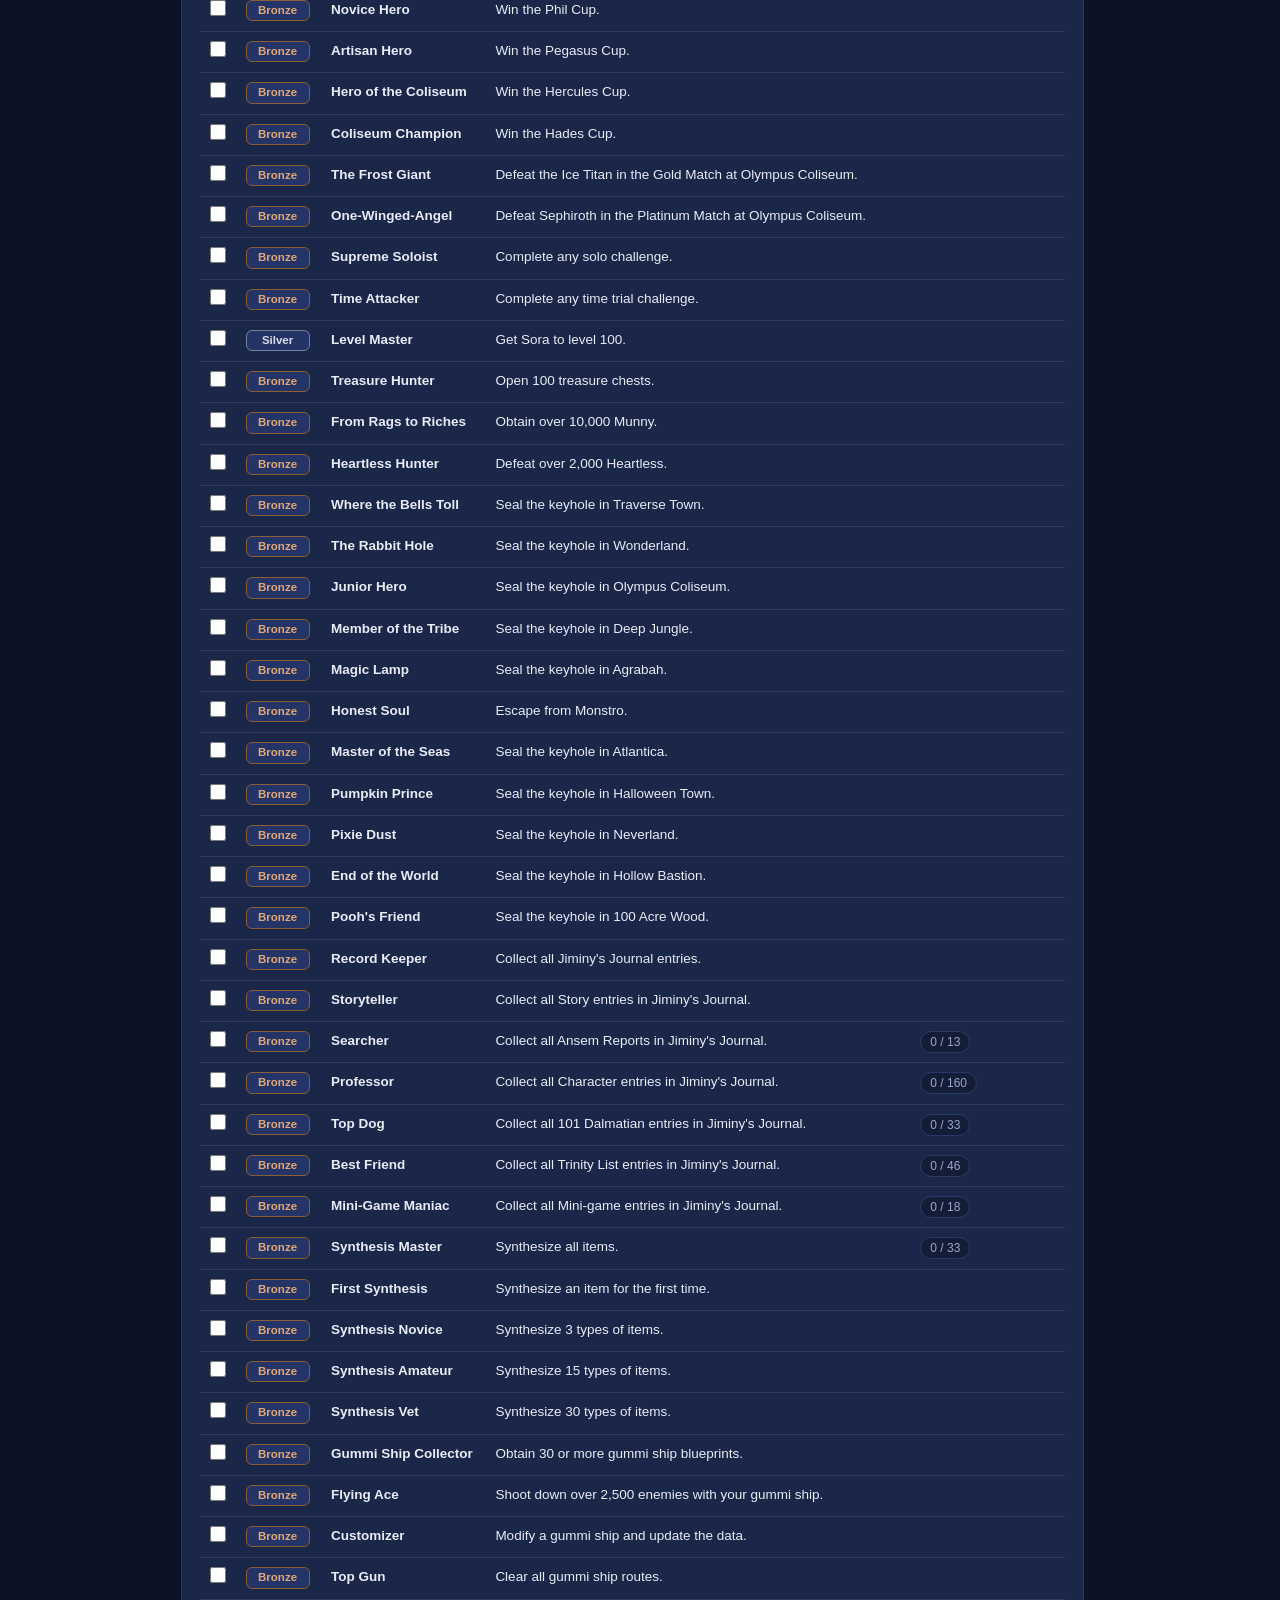
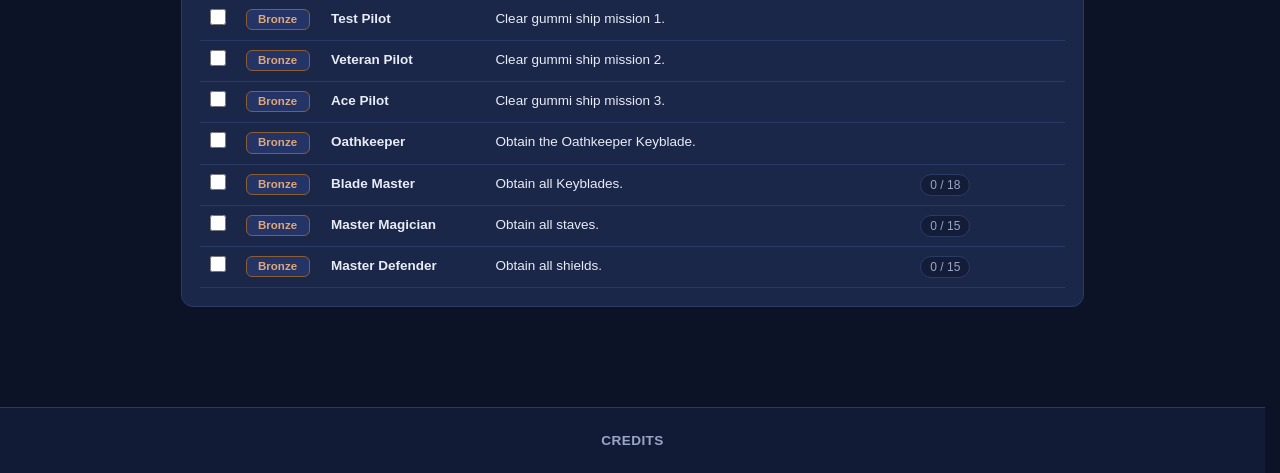
<file: tools/kh1-tracker.html>
<!DOCTYPE html>
<html lang="en">
<head>
    <meta charset="UTF-8">
    <meta name="viewport" content="width=device-width, initial-scale=1.0">
    <meta http-equiv="Content-Security-Policy" content="default-src 'self'; img-src 'self' data:; style-src 'self' 'unsafe-inline'; object-src 'none'; base-uri 'self'; form-action 'self'">
    <title>KINGDOM HEARTS Final Mix — Achievement Tracker</title>
    <script src="../js/theme.js"></script>
    <link rel="stylesheet" href="../css/main.css">
    <link rel="stylesheet" href="../css/kh.css">
</head>
<body data-page="kh1-tracker" data-root="../">
    <!-- Header nav is built by js/nav.js: one shared menu definition for every page. -->
    <nav id="site-nav"></nav>

    <div class="container kh">
        <header class="kh-header">
            <figure class="banner kh-logo"><img class="banner-img" id="kh-logo" src="../images/logos/KH1.png" alt=""></figure>
            <h1 id="kh-title"></h1>
            <p class="sub" id="kh-subtitle"></p>
        </header>

        <div class="charbar" id="charbar" style="margin-top:12px">
            <span class="countbadge" style="margin:0" id="playing-as"></span>
            <span class="countbadge" id="overallNote"></span>
        </div>

        <div class="tabs" id="tabs"></div>

        <!-- Tabs and panel contents are built by js/kh-tracker.js from the
             TRACKER_GAME config in the game data module. -->
        <main class="kh-main" id="panels"></main>
    </div>

    <script src="../js/i18n.js"></script>
    <script src="../js/kh-common.js"></script>
    <script src="../js/kh-store.js"></script>
    <script src="../js/kh-counting.js"></script>
    <script src="../js/kh-page.js"></script>
    <script src="../js/kh-widgets.js"></script>
    <script src="../js/kh1-tracker-data.js"></script>
    <script src="../js/kh-tracker.js"></script>
    <script src="../js/kh-progress.js"></script>
    <script src="../js/kh-sync.js"></script>
    <script src="../js/banners.js"></script>
    <script src="../js/nav.js"></script>
</body>
</html>
</file>
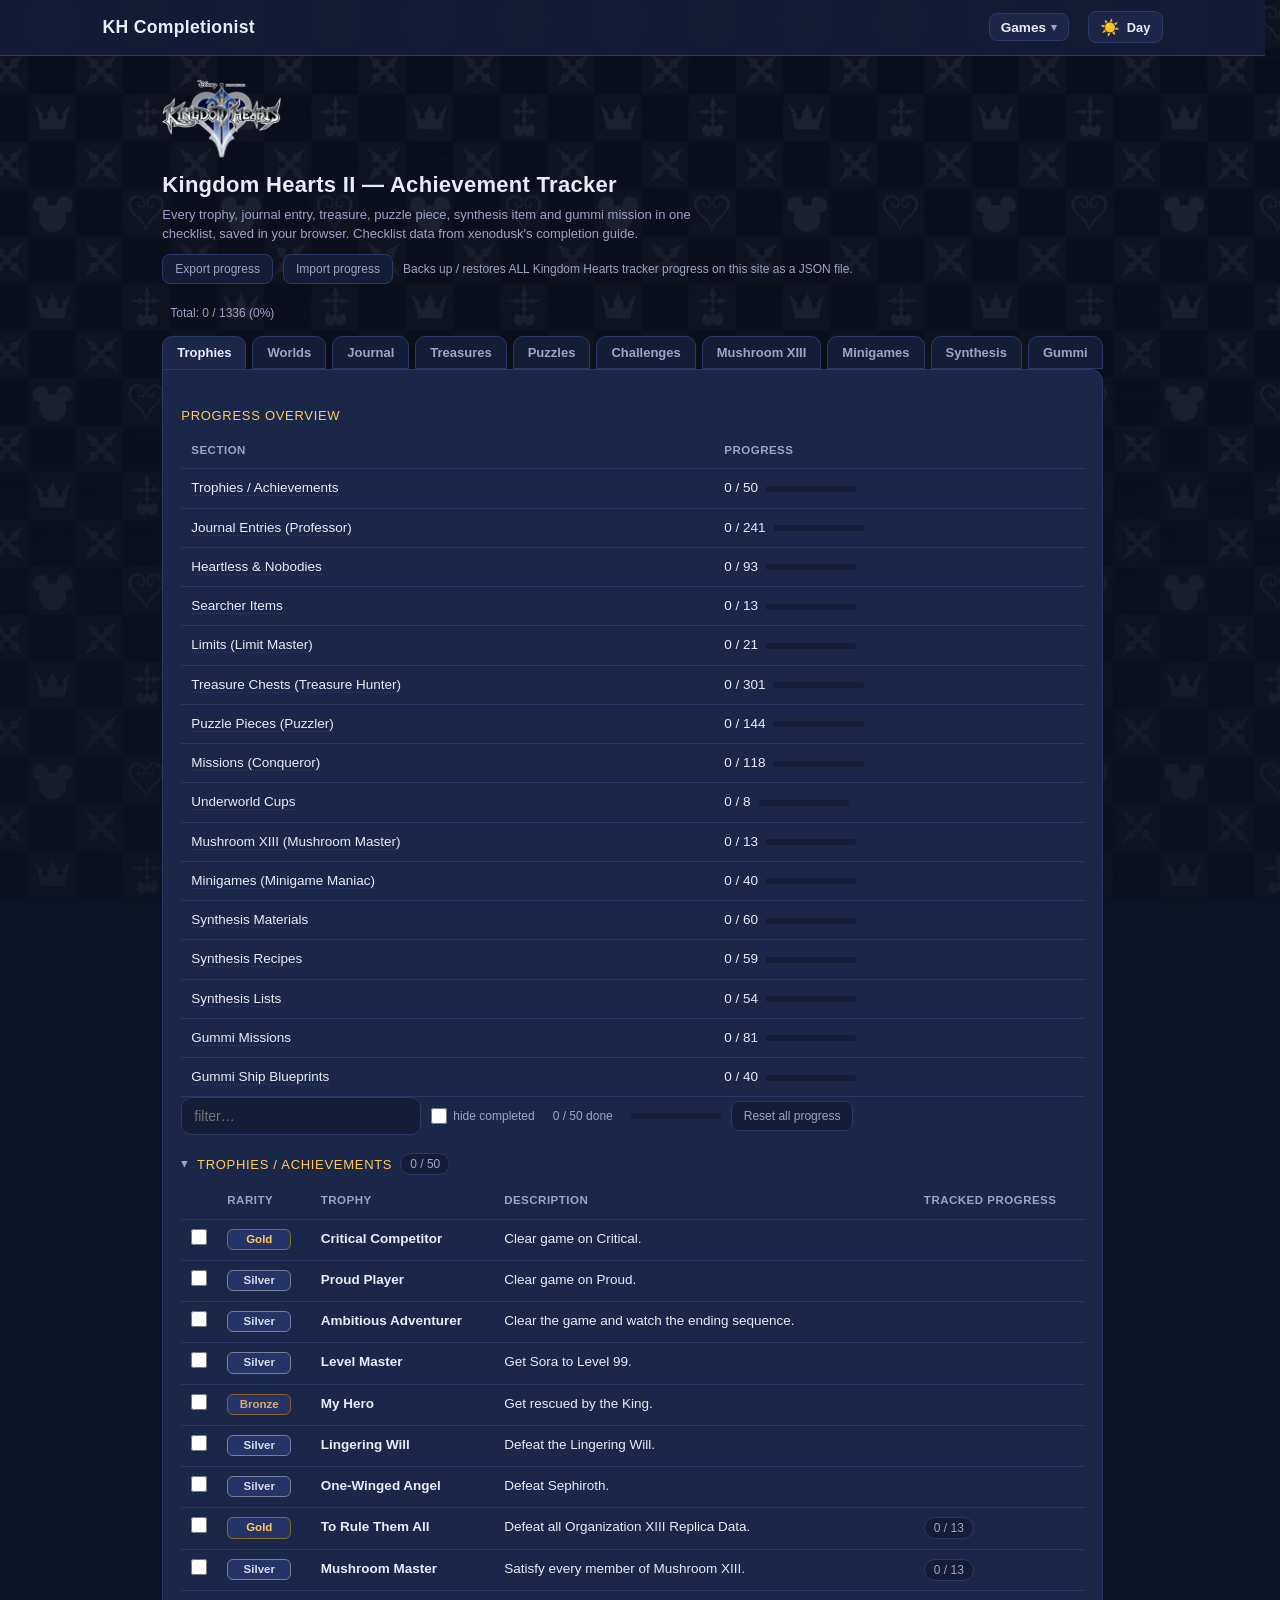
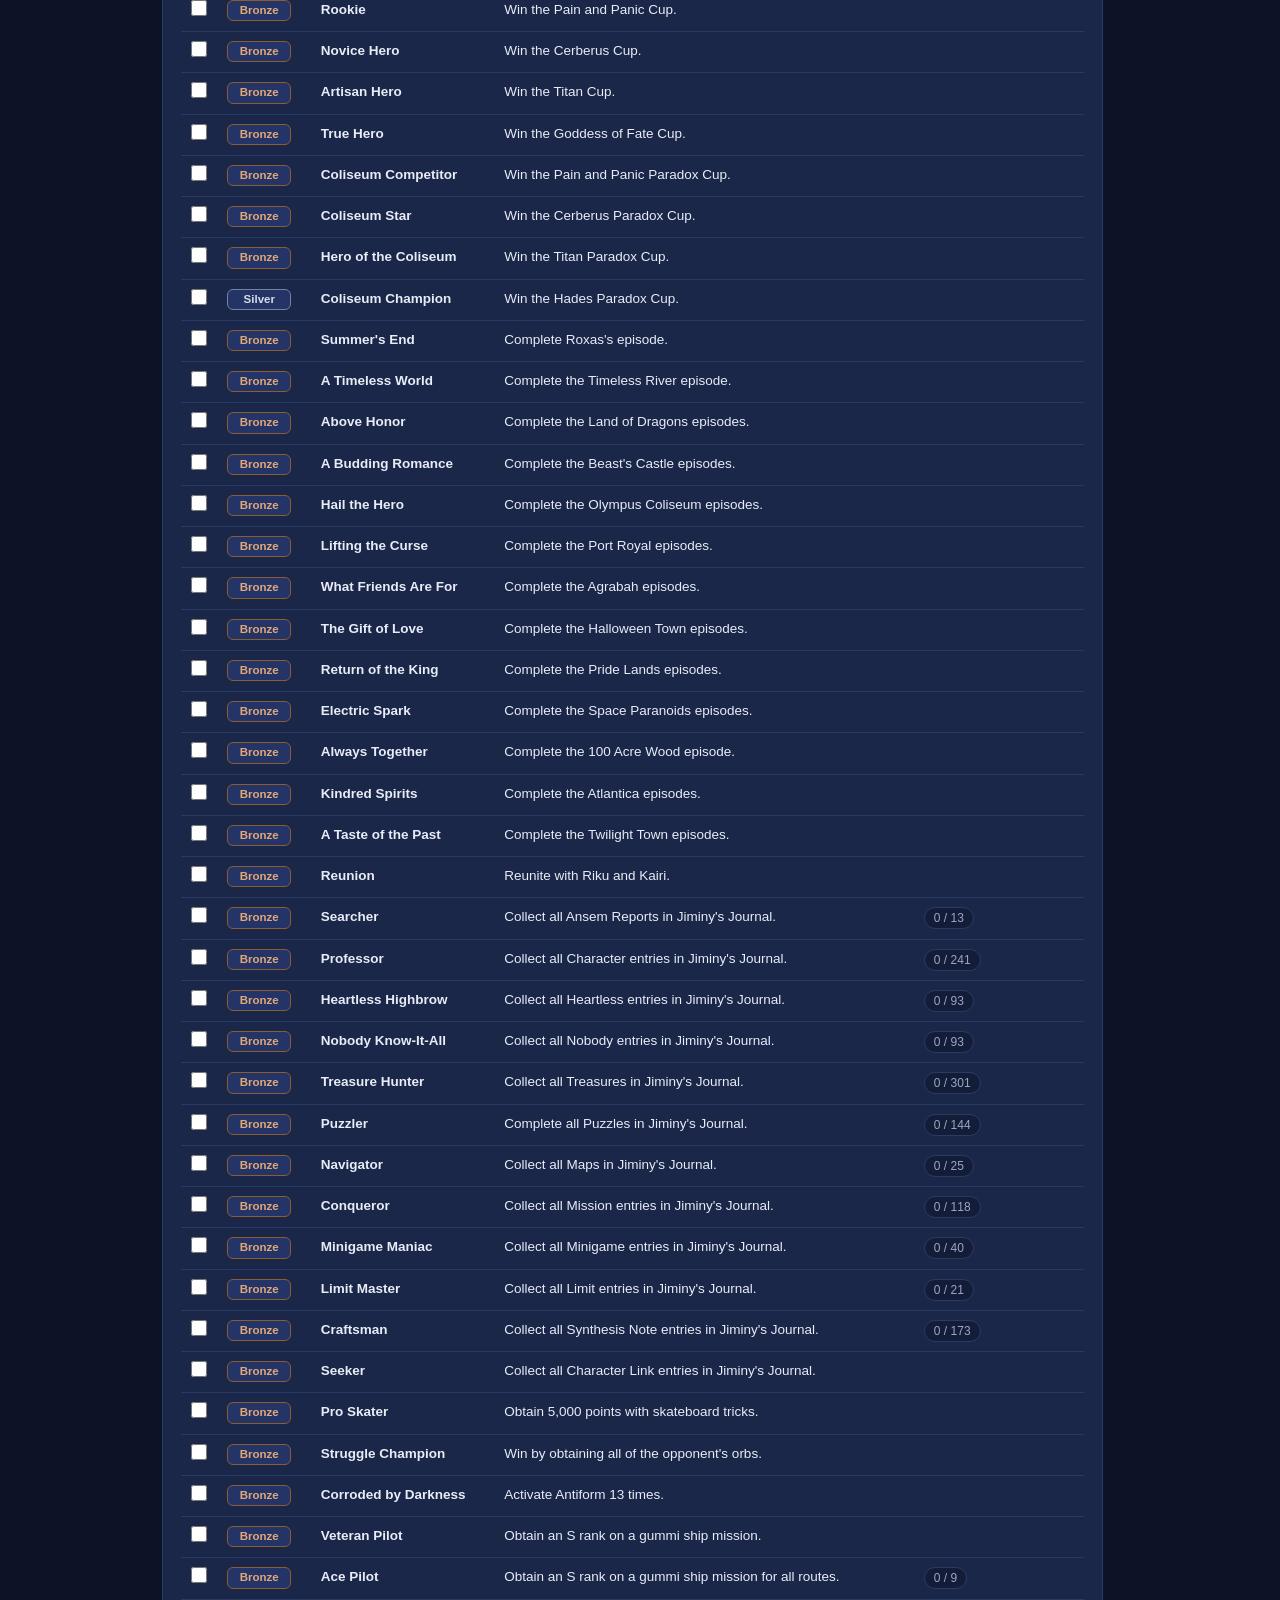
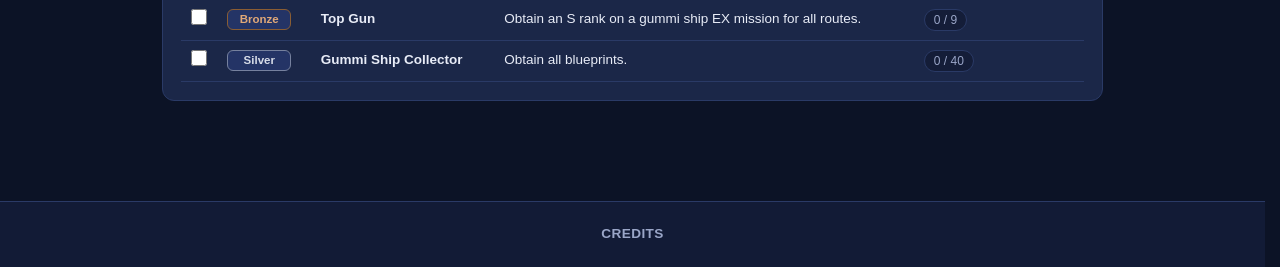
<file: tools/kh2-tracker.html>
<!DOCTYPE html>
<html lang="en">
<head>
    <meta charset="UTF-8">
    <meta name="viewport" content="width=device-width, initial-scale=1.0">
    <meta http-equiv="Content-Security-Policy" content="default-src 'self'; img-src 'self' data:; style-src 'self' 'unsafe-inline'; object-src 'none'; base-uri 'self'; form-action 'self'">
    <title>Kingdom Hearts II — Achievement Tracker</title>
    <script src="../js/theme.js"></script>
    <link rel="stylesheet" href="../css/main.css">
    <link rel="stylesheet" href="../css/kh.css">
</head>
<body data-page="kh2-tracker" data-root="../">
    <!-- Header nav is built by js/nav.js: one shared menu definition for every page. -->
    <nav id="site-nav"></nav>

    <div class="container kh">
        <header class="kh-header">
            <figure class="banner kh-logo"><img class="banner-img" id="kh-logo" src="../images/logos/KH2.png" alt=""></figure>
            <h1 id="kh-title"></h1>
            <p class="sub" id="kh-subtitle"></p>
        </header>

        <div class="charbar" id="charbar" style="margin-top:12px">
            <span class="countbadge" style="margin:0" id="playing-as"></span>
            <span class="countbadge" id="overallNote"></span>
        </div>

        <div class="tabs" id="tabs"></div>

        <!-- Tabs and panel contents are built by js/kh-tracker.js from the
             TRACKER_GAME config in the game data module. -->
        <main class="kh-main" id="panels"></main>
    </div>

    <script src="../js/i18n.js"></script>
    <script src="../js/kh-common.js"></script>
    <script src="../js/kh-store.js"></script>
    <script src="../js/kh-counting.js"></script>
    <script src="../js/kh-page.js"></script>
    <script src="../js/kh-widgets.js"></script>
    <script src="../js/kh2-tracker-data.js"></script>
    <script src="../js/kh-tracker.js"></script>
    <script src="../js/kh-progress.js"></script>
    <script src="../js/kh-sync.js"></script>
    <script src="../js/banners.js"></script>
    <script src="../js/nav.js"></script>
</body>
</html>
</file>
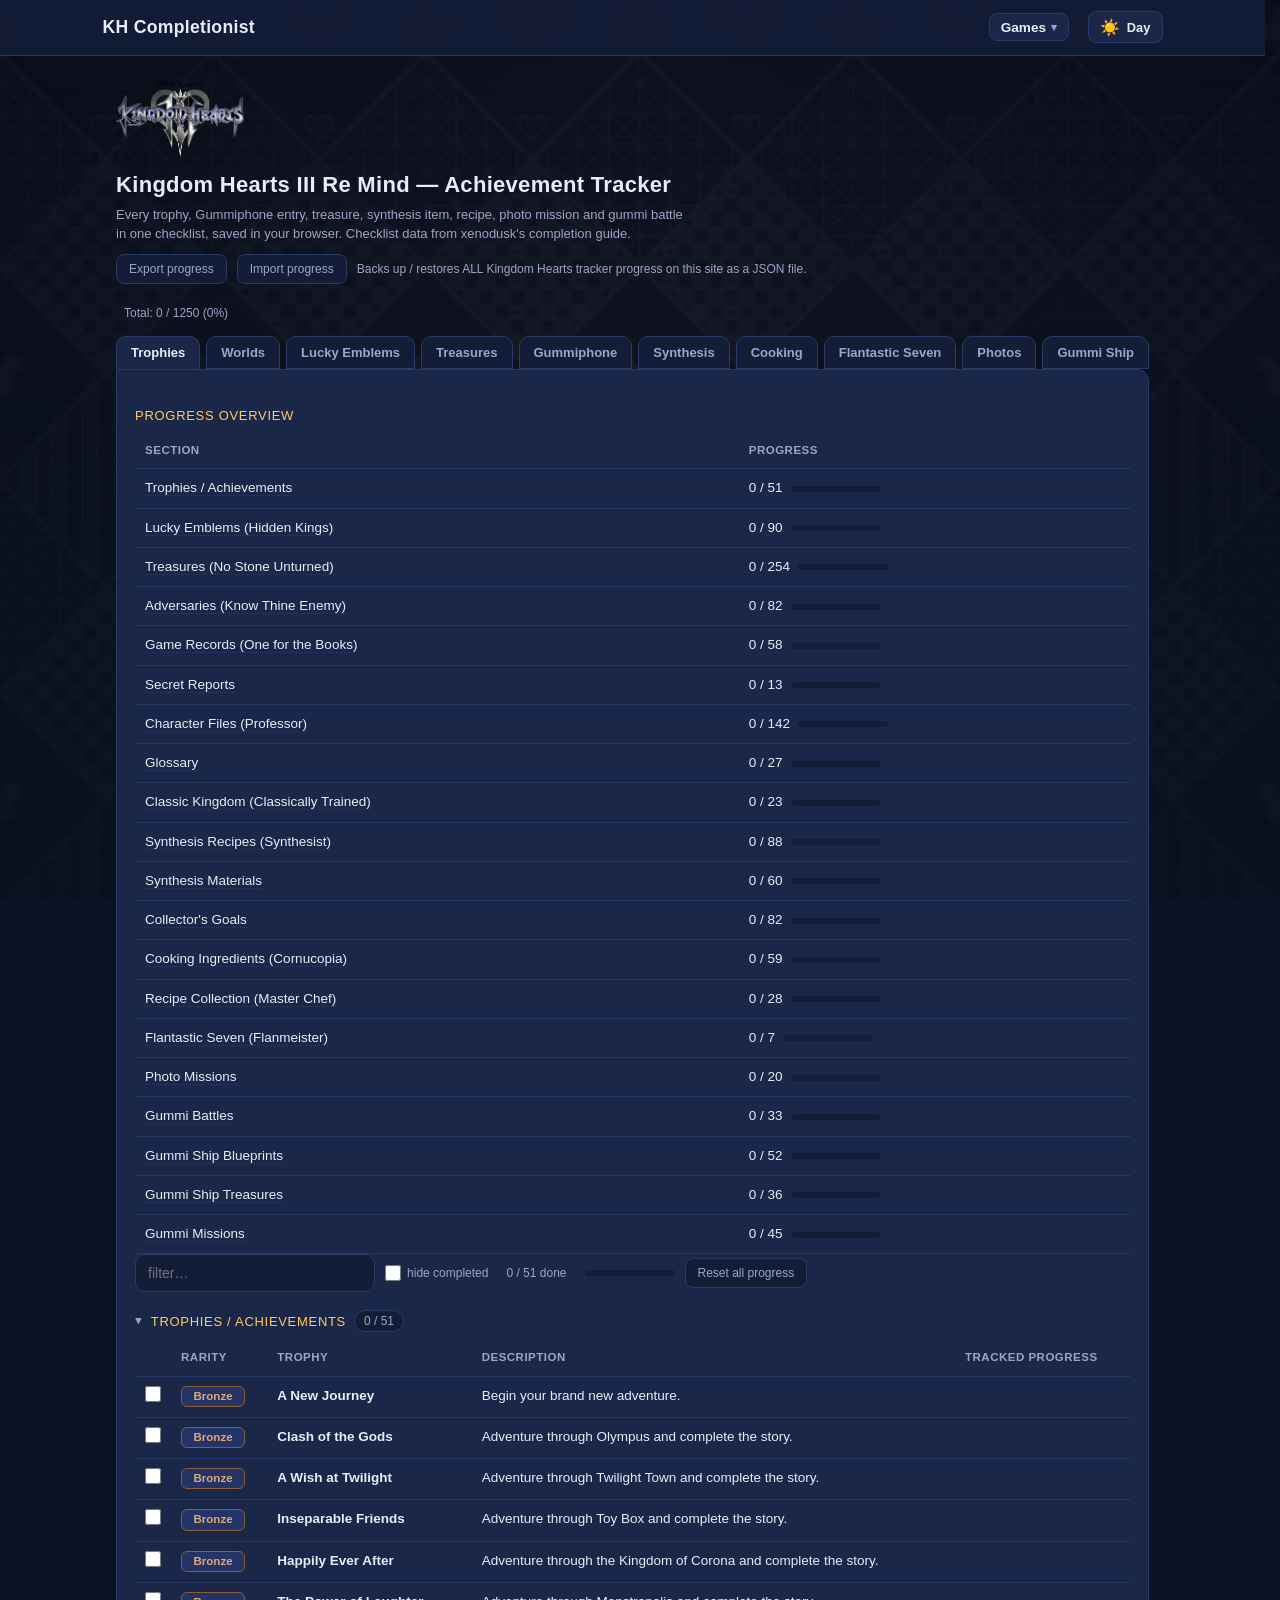
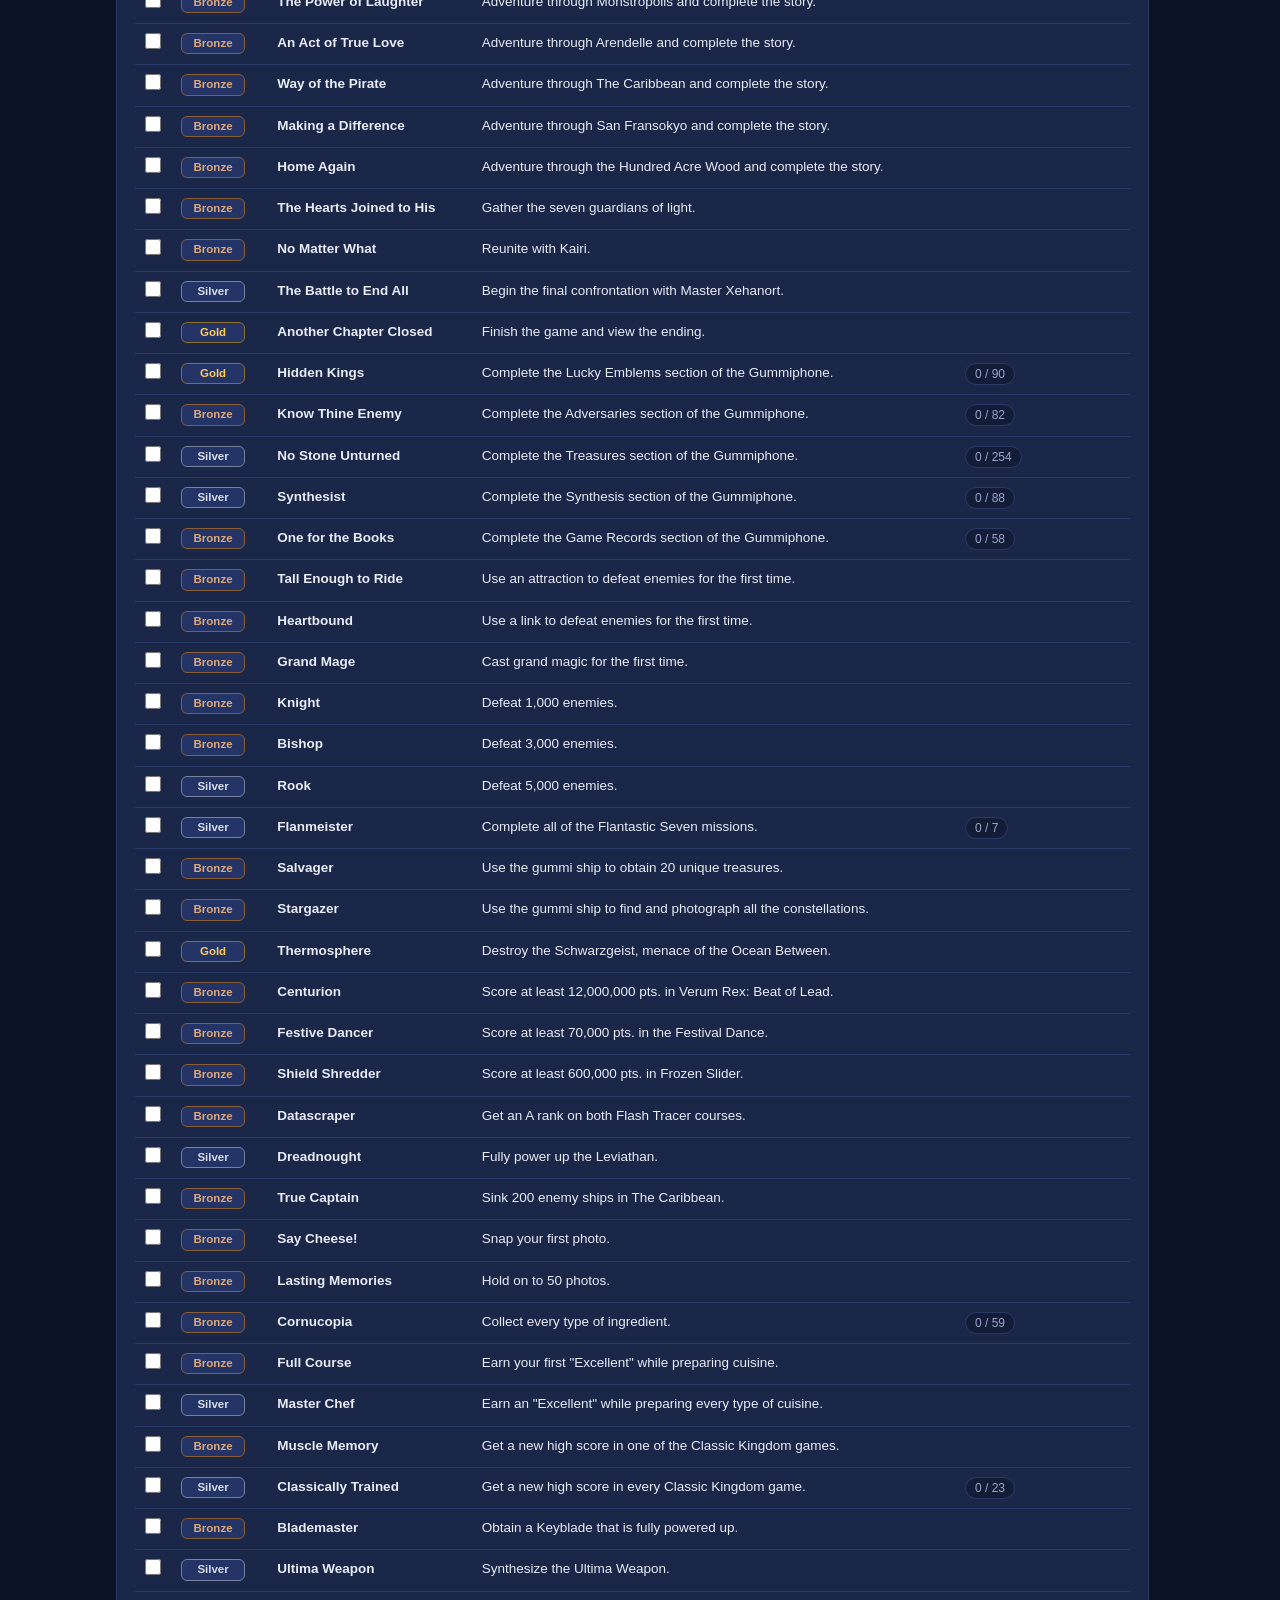
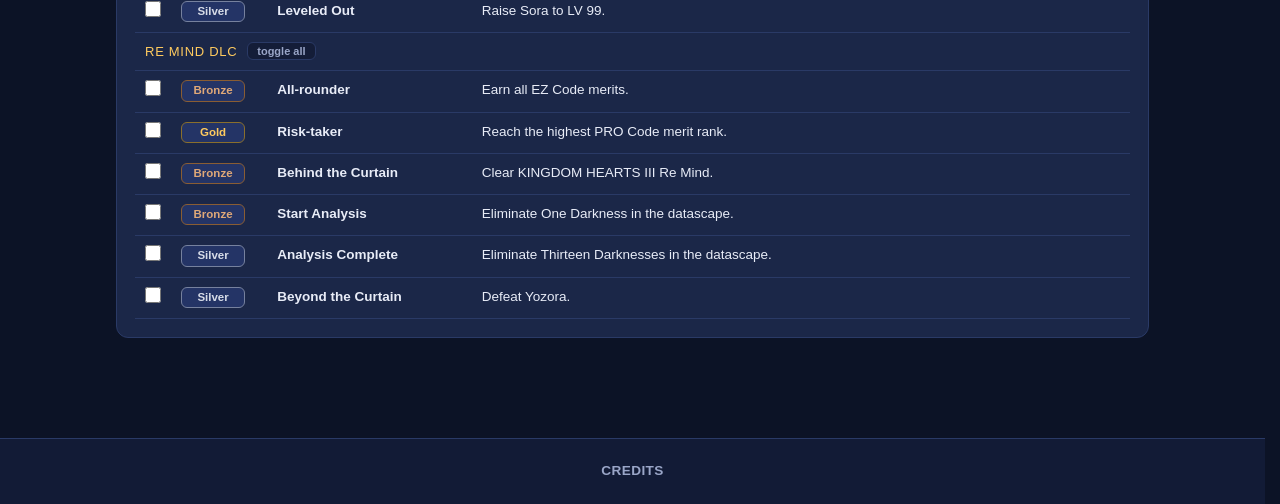
<file: tools/kh3-tracker.html>
<!DOCTYPE html>
<html lang="en">
<head>
    <meta charset="UTF-8">
    <meta name="viewport" content="width=device-width, initial-scale=1.0">
    <meta http-equiv="Content-Security-Policy" content="default-src 'self'; img-src 'self' data:; style-src 'self' 'unsafe-inline'; object-src 'none'; base-uri 'self'; form-action 'self'">
    <title>Kingdom Hearts III Re Mind — Achievement Tracker</title>
    <script src="../js/theme.js"></script>
    <link rel="stylesheet" href="../css/main.css">
    <link rel="stylesheet" href="../css/kh.css">
</head>
<body data-page="kh3-tracker" data-root="../">
    <!-- Header nav is built by js/nav.js: one shared menu definition for every page. -->
    <nav id="site-nav"></nav>

    <div class="container kh">
        <header class="kh-header">
            <figure class="banner kh-logo"><img class="banner-img" id="kh-logo" src="../images/logos/KH3.png" alt=""></figure>
            <h1 id="kh-title"></h1>
            <p class="sub" id="kh-subtitle"></p>
        </header>

        <div class="charbar" id="charbar" style="margin-top:12px">
            <span class="countbadge" style="margin:0" id="playing-as"></span>
            <span class="countbadge" id="overallNote"></span>
        </div>

        <div class="tabs" id="tabs"></div>

        <!-- Tabs and panel contents are built by js/kh-tracker.js from the
             TRACKER_GAME config in the game data module. -->
        <main class="kh-main" id="panels"></main>
    </div>

    <script src="../js/i18n.js"></script>
    <script src="../js/kh-common.js"></script>
    <script src="../js/kh-store.js"></script>
    <script src="../js/kh-counting.js"></script>
    <script src="../js/kh-page.js"></script>
    <script src="../js/kh-widgets.js"></script>
    <script src="../js/kh3-tracker-data.js"></script>
    <script src="../js/kh-tracker.js"></script>
    <script src="../js/kh-progress.js"></script>
    <script src="../js/kh-sync.js"></script>
    <script src="../js/banners.js"></script>
    <script src="../js/nav.js"></script>
</body>
</html>
</file>
<file: css/main.css>
/* ============================================================
   Site-wide theme — dark navy palette shared with the melding
   calculator. Blue/gold accents (colourblind-safe pairing);
   state is never shown by colour alone.
   ============================================================ */
:root {
    --bg: #0c1326;
    --panel: #141d38;
    --panel2: #1b2748;
    --line: #2a3a66;
    --ink: #e8ecf7;
    --dim: #9aa6c8;
    --accent: #5fb3ff;
    --accent2: #ffcb5f;
    --ok: #56d98b;
    --ok-bg: rgba(86, 217, 139, 0.14);
    --glow: #1a2a55;
    --chip: #243466;
    /* Fixed character signature colours (never themed by active character). */
    --terra: #ff8a73;
    --ventus: #6fd58c;
    --aqua: #6fb8ff;
    --nav-bg: rgba(20, 29, 56, 0.92);
    /* Scrim layered over per-game wallpapers so text stays readable. */
    --bg-scrim: linear-gradient(rgba(12, 19, 38, 0.62), rgba(12, 19, 38, 0.78));
}

* {
    margin: 0;
    padding: 0;
    box-sizing: border-box;
}

html {
    scroll-behavior: smooth;
    /* Keep the layout width identical whether or not the page is tall enough
       to scroll — otherwise switching to a short tab (e.g. Flick Rush) drops
       the scrollbar and the whole content area resizes/shifts. */
    scrollbar-gutter: stable;
    /* Dark base so a short page / iOS rubber-band never shows white. */
    background: var(--bg);
}

body {
    font-family: -apple-system, BlinkMacSystemFont, "Segoe UI", Roboto, Helvetica, Arial, sans-serif;
    line-height: 1.5;
    color: var(--ink);
    /* No background-attachment: fixed — it tears/leaves white gaps when
       scrolling on iOS. The per-game wallpaper uses a fixed ::before
       layer instead (see the per-game background block). */
    background: radial-gradient(1200px 700px at 70% -10%, var(--glow) 0%, var(--bg) 55%);
    min-height: 100vh;
    -webkit-font-smoothing: antialiased;
    /* Sticky footer: stack children in a column so the content container can
       grow and pin the injected footer to the bottom on short pages. */
    display: flex;
    flex-direction: column;
}

/* The page's main content wrapper (direct child of body) grows to fill any
   leftover height, so on a short page the footer sits at the bottom of the
   viewport instead of floating in the middle. Nested .container elements
   (inside nav / the footer) are unaffected — only direct children flex. */
body > .container {
    flex: 1 0 auto;
}

.container {
    max-width: 1100px;
    margin: 0 auto;
    padding: 0 20px;
}

a {
    color: var(--accent);
}

a:focus, button:focus {
    outline: 2px solid var(--accent);
    outline-offset: 2px;
}

/* ---------- Navigation ---------- */
nav {
    background: var(--nav-bg);
    backdrop-filter: blur(8px);
    border-bottom: 1px solid var(--line);
    position: sticky;
    top: 0;
    z-index: 100;
}

.nav-content {
    display: flex;
    justify-content: space-between;
    align-items: center;
    padding: 0.7rem 0;
    gap: 1rem;
}

.nav-right {
    display: flex;
    align-items: center;
    gap: 1.2rem;
}

.logo {
    font-size: 1.1rem;
    font-weight: 700;
    color: var(--ink);
    text-decoration: none;
    letter-spacing: 0.3px;
    white-space: nowrap;
}

.nav-links {
    display: flex;
    list-style: none;
    gap: 0.2rem;
    flex-wrap: wrap;
}

.nav-links a {
    text-decoration: none;
    color: var(--dim);
    font-weight: 600;
    font-size: 0.85rem;
    padding: 0.35rem 0.7rem;
    border-radius: 8px;
    border: 1px solid transparent;
}

.nav-links a:hover {
    color: var(--ink);
    background: var(--panel2);
    border-color: var(--line);
}

/* ---------- Language toggle (top right, persistent) ---------- */
.lang-btn {
    display: flex;
    align-items: center;
    gap: 0.4rem;
    background: var(--panel2);
    border: 1px solid var(--line);
    border-radius: 8px;
    padding: 0.35rem 0.7rem;
    cursor: pointer;
    font-weight: 700;
    font-size: 0.8rem;
    color: var(--ink);
}

.lang-btn:hover {
    border-color: var(--accent);
    color: var(--accent);
}

.flag {
    font-size: 1rem;
}

/* ---------- Hero / about ---------- */
.about-section {
    padding: 2.6rem 0 1.8rem;
}

.about-section h1 {
    font-size: 2.2rem;
    margin-bottom: 0.2rem;
    letter-spacing: 0.3px;
}

.subtitle {
    font-size: 1.05rem;
    color: var(--accent);
    font-weight: 600;
    margin-bottom: 1.1rem;
}

.about-text p {
    color: var(--dim);
    max-width: 70ch;
    margin-bottom: 0.8rem;
    font-size: 0.97rem;
}

.cta-buttons {
    display: flex;
    gap: 0.7rem;
    flex-wrap: wrap;
    margin-top: 1.2rem;
}

.cta-button {
    display: inline-block;
    padding: 0.55rem 1.2rem;
    text-decoration: none;
    border-radius: 8px;
    font-weight: 700;
    font-size: 0.9rem;
    border: 1px solid var(--line);
}

.cta-button.primary {
    background: var(--accent);
    color: #06203b;
    border-color: var(--accent);
}

.cta-button.primary:hover {
    background: #7cc2ff;
}

.cta-button.secondary {
    background: var(--panel2);
    color: var(--ink);
}

.cta-button.secondary:hover {
    border-color: var(--accent);
    color: var(--accent);
}

/* ---------- Sections ---------- */
.main-content {
    padding-bottom: 3rem;
}

.section {
    padding: 1.6rem 0 0.6rem;
    border-top: 1px solid var(--line);
    margin-top: 1.2rem;
}

.section h2 {
    font-size: 0.85rem;
    text-transform: uppercase;
    letter-spacing: 0.8px;
    color: var(--accent2);
    margin-bottom: 1rem;
    font-weight: 700;
}

.section h3 {
    font-size: 1rem;
    color: var(--ink);
    margin-bottom: 0.5rem;
}

/* ---------- Skills ---------- */
.skills-grid {
    display: grid;
    grid-template-columns: repeat(auto-fit, minmax(240px, 1fr));
    gap: 1rem;
}

.skill-category {
    background: var(--panel2);
    border: 1px solid var(--line);
    border-radius: 10px;
    padding: 0.9rem 1rem;
}

.skill-category h3 {
    font-size: 0.8rem;
    text-transform: uppercase;
    letter-spacing: 0.6px;
    color: var(--dim);
    margin-bottom: 0.6rem;
}

.skill-tags {
    display: flex;
    flex-wrap: wrap;
    gap: 0.35rem;
}

.skill-tag {
    background: var(--chip);
    color: var(--ink);
    padding: 0.15rem 0.6rem;
    border-radius: 6px;
    font-size: 0.78rem;
    font-weight: 600;
    border: 1px solid var(--line);
}

/* ---------- Project / tool cards ---------- */
.project-grid {
    display: grid;
    grid-template-columns: repeat(auto-fit, minmax(300px, 1fr));
    gap: 1rem;
}

.project-card {
    background: var(--panel2);
    border: 1px solid var(--line);
    border-radius: 10px;
    padding: 1rem 1.1rem;
}

a.project-card {
    display: block;
    text-decoration: none;
    color: inherit;
}

a.project-card:hover {
    border-color: var(--accent);
}

a.project-card:hover h3 {
    color: var(--accent);
}

.project-card h3 {
    font-size: 1rem;
    margin-bottom: 0.4rem;
}

.project-card p {
    color: var(--dim);
    font-size: 0.88rem;
    margin-bottom: 0.7rem;
}

.project-meta {
    display: flex;
    flex-wrap: wrap;
    gap: 0.35rem;
}

.tech-tag {
    background: var(--chip);
    border: 1px solid var(--line);
    color: var(--dim);
    padding: 0.1rem 0.55rem;
    border-radius: 6px;
    font-size: 0.74rem;
    font-weight: 600;
}

/* ---------- Tools: Games > series > game hierarchy ---------- */
.series-group {
    margin-bottom: 1.6rem;
}

.series-title {
    font-size: 1.15rem;
    color: var(--ink);
    margin-bottom: 0.8rem;
    padding-bottom: 0.4rem;
    border-bottom: 1px solid var(--line);
}

.game-group {
    margin: 0 0 1.2rem 0.2rem;
    padding-left: 0.9rem;
    border-left: 2px solid var(--line);
}

.game-title {
    font-size: 0.85rem;
    text-transform: uppercase;
    letter-spacing: 0.6px;
    color: var(--accent);
    margin-bottom: 0.7rem;
}

/* ---------- Education / experience rows ---------- */
.education-timeline {
    display: flex;
    flex-direction: column;
}

.education-item {
    padding: 0.8rem 0;
    border-bottom: 1px solid var(--line);
}

.education-item:last-child {
    border-bottom: none;
}

.education-item h3 {
    font-size: 0.98rem;
    margin-bottom: 0.1rem;
}

.education-meta {
    color: var(--accent2);
    font-size: 0.8rem;
    font-weight: 600;
    margin-bottom: 0.3rem;
}

.education-item p {
    color: var(--dim);
    font-size: 0.9rem;
    max-width: 75ch;
}

/* ---------- Contact ---------- */
.contact-info {
    display: grid;
    grid-template-columns: repeat(auto-fit, minmax(220px, 1fr));
    gap: 0.8rem;
}

.contact-item {
    background: var(--panel2);
    border: 1px solid var(--line);
    border-radius: 10px;
    padding: 0.8rem 1rem;
    display: flex;
    align-items: baseline;
    gap: 0.6rem;
    flex-wrap: wrap;
}

.contact-icon {
    font-size: 1rem;
}

.contact-item h3 {
    font-size: 0.8rem;
    text-transform: uppercase;
    letter-spacing: 0.5px;
    color: var(--dim);
    margin: 0;
}

.contact-item p {
    font-size: 0.9rem;
    color: var(--ink);
    width: 100%;
}

/* ---------- Project pages ---------- */
.project-hero {
    padding: 2.2rem 0 0.8rem;
}

.project-hero h1 {
    font-size: 1.9rem;
    margin-bottom: 0.2rem;
}

.project-hero p {
    color: var(--accent);
    font-weight: 600;
    font-size: 1rem;
}

.project-content {
    padding-bottom: 3rem;
}

.project-content .section p {
    color: var(--dim);
    font-size: 0.95rem;
    max-width: 75ch;
    margin-bottom: 0.9rem;
}

.project-content .section ul {
    color: var(--dim);
    font-size: 0.95rem;
    margin: 0 0 0.9rem 1.3rem;
}

.project-content .section li {
    margin-bottom: 0.3rem;
}

.project-content h3 {
    font-size: 0.85rem;
    text-transform: uppercase;
    letter-spacing: 0.7px;
    color: var(--accent2);
    margin: 1.4rem 0 0.6rem;
}

.project-image {
    display: block;
    width: 100%;
    max-width: 640px;
    border-radius: 10px;
    border: 1px solid var(--line);
    margin: 1rem 0 1.2rem;
}

.project-links {
    display: flex;
    gap: 0.7rem;
    margin: 1.4rem 0 0;
    flex-wrap: wrap;
}

.project-link {
    display: inline-flex;
    align-items: center;
    gap: 0.4rem;
    background: var(--panel2);
    color: var(--ink);
    text-decoration: none;
    padding: 0.5rem 1rem;
    border: 1px solid var(--line);
    border-radius: 8px;
    font-weight: 600;
    font-size: 0.88rem;
}

.project-link:hover {
    border-color: var(--accent);
    color: var(--accent);
}

.back-button {
    margin-bottom: 1.2rem;
    color: var(--dim);
}

/* ---------- Mobile ---------- */
@media (max-width: 768px) {
    .nav-content {
        flex-direction: column;
        gap: 0.5rem;
        padding: 0.6rem 0;
    }

    .nav-right {
        flex-direction: column;
        gap: 0.5rem;
    }

    .nav-links {
        justify-content: center;
    }

    .about-section h1 {
        font-size: 1.7rem;
    }

    .skills-grid,
    .project-grid {
        grid-template-columns: 1fr;
    }

    .game-cards {
        grid-template-columns: 1fr;
    }

    /* Scale headings down so they don't dominate a phone screen. */
    .landing-hero h1,
    .project-hero h1 {
        font-size: 1.5rem;
    }

    .series-headline {
        font-size: 1.15rem;
    }

    .landing-hero p,
    .about-text p {
        font-size: 0.9rem;
    }

    .collection-title,
    .section h2 {
        font-size: 0.78rem;
    }

    .container {
        padding: 0 14px;
    }
}

/* ============================================================
   Day (bright) theme — opt-in via the Night/Day toggle. Night
   is the default (the :root palette above); this muted, low-glare
   light palette only applies when the user opts in. Kept after
   :root so it wins on equal specificity. Per-game backgrounds will
   be layered on top of these later.
   ============================================================ */
[data-theme="day"] {
    --bg: #e6eaf4;
    --panel: #f2f4fb;
    --panel2: #e8ecf7;
    --line: #c3cadd;
    --ink: #1b2440;
    --dim: #4a5570;
    --accent: #2c63c8;
    --accent2: #8a6200;
    --ok: #1f9d5a;
    --ok-bg: rgba(31, 157, 90, 0.13);
    --glow: #eef2fb;
    --chip: #d8deee;
    --terra: #c24a30;
    --ventus: #1f9d5a;
    --aqua: #2c63c8;
    --nav-bg: rgba(238, 241, 248, 0.92);
    --bg-scrim: linear-gradient(rgba(230, 234, 244, 0.55), rgba(230, 234, 244, 0.72));
}

[data-theme="day"] body {
    background: radial-gradient(1200px 700px at 70% -10%, var(--glow) 0%, var(--bg) 55%);
}

/* ---------- Per-character accent schemes (KH BBS tracker) ----------
   Only the primary accent + background glow shift; the neutral panels, text
   and the gold secondary accent stay put, so contrast/readability hold.
   Terra = warm red, Ventus = green, Aqua = the original blue. */
[data-char="terra"]  { --accent: #ff8a73; --glow: #34202a; }
[data-char="ventus"] { --accent: #57d68f; --glow: #163a2c; }
[data-char="aqua"]   { --accent: #5fb3ff; --glow: #1a2a55; }
[data-char="sora"]   { --accent: #5fb3ff; --glow: #1a2a55; }
[data-char="riku"]   { --accent: #b98cff; --glow: #261a3a; }
[data-theme="day"][data-char="terra"]  { --accent: #c24a30; --glow: #fbeeec; }
[data-theme="day"][data-char="ventus"] { --accent: #1f9d5a; --glow: #ecf7f0; }
[data-theme="day"][data-char="aqua"]   { --accent: #2c63c8; --glow: #eef2fb; }
[data-theme="day"][data-char="sora"]   { --accent: #2c63c8; --glow: #eef2fb; }
[data-theme="day"][data-char="riku"]   { --accent: #6a3fc0; --glow: #f1ecfb; }

/* ---------- Theme toggle (mirrors the language toggle) ---------- */
.theme-btn {
    display: flex;
    align-items: center;
    gap: 0.4rem;
    background: var(--panel2);
    border: 1px solid var(--line);
    border-radius: 8px;
    padding: 0.35rem 0.7rem;
    cursor: pointer;
    font-weight: 700;
    font-size: 0.8rem;
    color: var(--ink);
}

.theme-btn:hover {
    border-color: var(--accent);
    color: var(--accent);
}

.theme-icon {
    font-size: 1rem;
}

/* ---------- Banner images (per game) ----------
   Shown by default; js/banners.js (or js/landing.js) hides a figure only
   if its image fails to load, so a missing file shows nothing. */
.banner {
    display: block;
    margin: 0 0 1.2rem;
}

.banner img {
    display: block;
    width: 100%;
    height: auto;
    border-radius: 12px;
    border: 1px solid var(--line);
}

/* ---------- Landing page ---------- */
.landing-banner {
    margin-bottom: 1.4rem;   /* spans the full content width */
}
/* The series banner is a low-resolution source; at full width its natural
   height looks over-stretched. Cap it to a wide hero strip with object-fit
   cover so it keeps full width and aspect (cropped, never squished). */
.landing-banner img {
    aspect-ratio: 2.95;
    height: auto;
    object-fit: cover;
    object-position: center 40%;
}

.landing-hero h1 {
    font-size: 2rem;
}

.landing-hero p {
    color: var(--dim);
    font-weight: 400;
    font-size: 0.97rem;
    max-width: 70ch;
    margin-top: 0.4rem;
}

.series-total {
    background: var(--panel2);
    border: 1px solid var(--line);
    border-radius: 12px;
    padding: 1.1rem 1.2rem;
}

.series-headline {
    font-size: 1.4rem;
    font-weight: 700;
    color: var(--ink);
    margin-bottom: 0.7rem;
    font-variant-numeric: tabular-nums;
}

.progbar {
    display: flex;
    align-items: center;
    gap: 0.7rem;
}

.progbar-num {
    font-variant-numeric: tabular-nums;
    color: var(--dim);
    font-size: 0.85rem;
    white-space: nowrap;
}

.progbar-track {
    flex: 1;
    height: 10px;
    min-width: 80px;
    border-radius: 6px;
    background: var(--panel);
    border: 1px solid var(--line);
    overflow: hidden;
}

.progbar-track > i {
    display: block;
    height: 100%;
    background: var(--accent);
}

/* Completed bar turns green; the always-present "100%" number carries
   the meaning too, so it is never colour-alone. */
.progbar-track.full > i {
    background: #6fe39a;
}

.progbar-pct {
    font-variant-numeric: tabular-nums;
    color: var(--ink);
    font-weight: 700;
    font-size: 0.85rem;
    min-width: 3ch;
    text-align: right;
}

/* Two-metric rows: Achievements (platform trophies) over full 100%
   completion. The achievements bar is gold so the two read apart even
   before either hits green at 100%. */
.prograw {
    display: flex;
    align-items: center;
    gap: 0.6rem;
    margin-top: 6px;
}
.prograw .progbar {
    flex: 1;
}
.prograw-label {
    min-width: 6.6rem;
    font-size: 0.68rem;
    text-transform: uppercase;
    letter-spacing: 0.4px;
    font-weight: 700;
    color: var(--dim);
}
.prograw.ach .progbar-track:not(.full) > i {
    background: var(--accent2);
}

.game-cards {
    display: grid;
    /* Two wide columns: a 4-game collection becomes a clean 2x2, a 2-game
       collection fills one row, a single game takes one column. Collapses
       to one column on mobile (see the media query below). */
    grid-template-columns: repeat(2, 1fr);
    gap: 1rem;
}

.game-card {
    display: flex;
    flex-direction: column;
    background: var(--panel2);
    border: 1px solid var(--line);
    border-radius: 10px;
    overflow: hidden;
    text-decoration: none;
    color: inherit;
}

.game-card:hover {
    border-color: var(--accent);
}

/* Banner art sits flush at the top of the card (revealed by JS on load). */
.game-card .card-banner {
    margin: 0;
}

.game-card .card-banner img {
    border: 0;
    border-radius: 0;
    border-bottom: 1px solid var(--line);
}

.game-card-body {
    padding: 0.8rem 1rem 0.9rem;
    display: flex;
    flex-direction: column;
    gap: 0.5rem;
}

.game-card-body h3 {
    margin: 0;
    font-size: 0.98rem;
}

.game-card:hover .game-card-body h3 {
    color: var(--accent);
}

/* ---------- HD-collection grouping on the landing page ---------- */
.collection {
    margin-bottom: 2.2rem;
}

.collection-hero {
    margin: 0 0 0.9rem;
}

.collection-hero img {
    border-radius: 12px;
    border: 1px solid var(--line);
}

.collection-title {
    font-size: 0.85rem;
    text-transform: uppercase;
    letter-spacing: 0.7px;
    color: var(--accent2);
    margin: 0 0 0.8rem;
    font-weight: 700;
}

/* ---------- Game logo in each tracker header ----------
   Logos are transparent PNGs; shown small with no box, revealed on load. */
.kh-logo {
    margin: 2px 0 10px;
    text-align: left;
}

.kh-logo img {
    width: auto;
    max-width: 100%;
    max-height: 78px;
    border: 0;
    border-radius: 0;
}

/* ============================================================
   Per-game background art (night AND day). Each tracker gets its own
   KH-motif wallpaper, keyed on data-page. A translucent scrim
   (--bg-scrim) is layered over the image so page text stays readable;
   day mode swaps in the lighter wallpaper variant. Per page we only set
   --bg-img (dark vs _light per theme); the shared rule does the rest.
   ============================================================ */
body[data-page="kh1-tracker"],
body[data-page="kh-com-tracker"],
body[data-page="kh2-tracker"],
body[data-page="kh-bbs-tracker"],
body[data-page="kh-ddd-tracker"],
body[data-page="kh02-tracker"],
body[data-page="kh3-tracker"],
body[data-page="kh-melding"],
body[data-page="kh-dream-guide"] {
    /* Transparent so the fixed ::before wallpaper shows through; the dark
       html background is the fallback. (A solid body background here would
       paint over the negative-z ::before and hide it.) */
    background: transparent;
}

/* Fixed wallpaper layer (a real fixed element, unlike the buggy
   background-attachment: fixed) sat behind the page content. */
body[data-page="kh1-tracker"]::before,
body[data-page="kh-com-tracker"]::before,
body[data-page="kh2-tracker"]::before,
body[data-page="kh-bbs-tracker"]::before,
body[data-page="kh-ddd-tracker"]::before,
body[data-page="kh02-tracker"]::before,
body[data-page="kh3-tracker"]::before,
body[data-page="kh-melding"]::before,
body[data-page="kh-dream-guide"]::before {
    content: "";
    position: fixed;
    inset: 0;
    z-index: -1;
    background-image: var(--bg-scrim), var(--bg-img);
    background-repeat: no-repeat;
    background-position: center top;
    background-size: cover;
}

[data-theme="night"] body[data-page="kh1-tracker"]    { --bg-img: url("../images/backgrounds/Background_KH1.webp"); }
[data-theme="night"] body[data-page="kh-com-tracker"] { --bg-img: url("../images/backgrounds/Background_COM.webp"); }
[data-theme="night"] body[data-page="kh2-tracker"]    { --bg-img: url("../images/backgrounds/Background_KH2.webp"); }
[data-theme="night"] body[data-page="kh-bbs-tracker"] { --bg-img: url("../images/backgrounds/Background_BBS.webp"); }
[data-theme="night"] body[data-page="kh-ddd-tracker"] { --bg-img: url("../images/backgrounds/Background_3DS.webp"); }
[data-theme="night"] body[data-page="kh02-tracker"]   { --bg-img: url("../images/backgrounds/Background_KH02.webp"); }
[data-theme="night"] body[data-page="kh3-tracker"]    { --bg-img: url("../images/backgrounds/Background_KH3.webp"); }
[data-theme="night"] body[data-page="kh-melding"]     { --bg-img: url("../images/backgrounds/Background_BBS.webp"); }
[data-theme="night"] body[data-page="kh-dream-guide"] { --bg-img: url("../images/backgrounds/Background_3DS.webp"); }

[data-theme="day"] body[data-page="kh1-tracker"]    { --bg-img: url("../images/backgrounds/Background_KH1_light.webp"); }
[data-theme="day"] body[data-page="kh-com-tracker"] { --bg-img: url("../images/backgrounds/Background_COM_light.webp"); }
[data-theme="day"] body[data-page="kh2-tracker"]    { --bg-img: url("../images/backgrounds/Background_KH2_light.webp"); }
[data-theme="day"] body[data-page="kh-bbs-tracker"] { --bg-img: url("../images/backgrounds/Background_BBS_light.webp"); }
[data-theme="day"] body[data-page="kh-ddd-tracker"] { --bg-img: url("../images/backgrounds/Background_3DS_light.webp"); }
[data-theme="day"] body[data-page="kh02-tracker"]   { --bg-img: url("../images/backgrounds/Background_KH02_light.webp"); }
[data-theme="day"] body[data-page="kh3-tracker"]    { --bg-img: url("../images/backgrounds/Background_KH3_light.webp"); }
[data-theme="day"] body[data-page="kh-melding"]     { --bg-img: url("../images/backgrounds/Background_BBS_light.webp"); }
[data-theme="day"] body[data-page="kh-dream-guide"] { --bg-img: url("../images/backgrounds/Background_3DS_light.webp"); }

/* ============================================================
   Games dropdown (header). Opens on hover/focus (desktop + keyboard)
   or on click via the .open class (js/nav.js, for touch). Birth by
   Sleep carries a submenu with the Melding Calculator.
   ============================================================ */
.has-menu {
    position: relative;
}

.nav-menu-btn {
    display: inline-flex;
    align-items: center;
    gap: 0.3rem;
    background: var(--panel2);
    border: 1px solid var(--line);
    color: var(--ink);
    font-weight: 600;
    font-size: 0.85rem;
    padding: 0.35rem 0.7rem;
    border-radius: 8px;
    cursor: pointer;
}

.nav-menu-btn:hover,
.has-menu:hover .nav-menu-btn,
.has-menu:focus-within .nav-menu-btn,
.has-menu.open .nav-menu-btn {
    border-color: var(--accent);
    color: var(--accent);
}

.caret {
    color: var(--dim);
    font-size: 0.8em;
}

.nav-menu,
.nav-submenu {
    list-style: none;
    position: absolute;
    min-width: 232px;
    background: var(--panel);
    border: 1px solid var(--line);
    border-radius: 10px;
    padding: 6px;
    box-shadow: 0 12px 30px rgba(0, 0, 0, 0.4);
    display: none;
    z-index: 200;
}

.nav-menu {
    top: calc(100% + 6px);
    left: 0;
}

.nav-submenu {
    top: -7px;
    left: calc(100% + 6px);
    min-width: 200px;
}

/* Opening is driven by .open (js/nav.js hover-intent + click), with
   :focus-within for keyboard users — no bare :hover, so the menu doesn't
   snap shut the instant the pointer leaves the button. */
.has-menu.open > .nav-menu,
.has-menu:focus-within > .nav-menu,
.has-submenu.open > .nav-submenu,
.has-submenu:focus-within > .nav-submenu {
    display: block;
}

.nav-menu a {
    display: flex;
    align-items: center;
    justify-content: space-between;
    gap: 0.6rem;
    white-space: nowrap;
    text-decoration: none;
    color: var(--ink);
    font-size: 0.86rem;
    font-weight: 600;
    padding: 0.5rem 0.7rem;
    border-radius: 7px;
}

/* Submenu (BBS) positions against its own row, not the whole menu. */
.nav-menu li {
    position: relative;
}

.nav-menu a:hover,
.nav-menu a:focus {
    background: var(--panel2);
    color: var(--accent);
    outline: none;
}

/* Mobile: dropdowns flow inline (no hover on touch). */
@media (max-width: 768px) {
    .nav-menu,
    .nav-submenu {
        position: static;
        box-shadow: none;
        min-width: 0;
    }

    .nav-submenu {
        margin: 2px 0 2px 0.9rem;
    }

    /* On touch the whole menu opens via .open (click); show the submenu
       inline so the Melding Calculator is reachable. */
    .has-menu.open > .nav-menu {
        display: block;
    }

    .has-menu.open .nav-submenu {
        display: block;
    }
}

/* ---------- Tracker header readability over the wallpaper ---------- */
.kh-header .sub {
    max-width: 80ch;
}

/* Natural link to a game's extra tool (e.g. BBS -> Melding Calculator). */
.kh-xlink {
    margin: 8px 0 0;
    font-size: 13px;
    font-weight: 600;
}

.kh-xlink a {
    text-decoration: none;
}

.kh-xlink a:hover {
    text-decoration: underline;
}

/* ---------- Site footer (Credits link, injected by js/nav.js) ---------- */
.site-footer {
    border-top: 1px solid var(--line);
    margin-top: 2.5rem;
    padding: 1.4rem 0;
    background: var(--nav-bg);
}

.site-footer .container {
    display: flex;
    justify-content: center;
}

.footer-credits-link {
    color: var(--dim);
    text-decoration: none;
    font-size: 0.85rem;
    font-weight: 600;
    letter-spacing: 0.4px;
    text-transform: uppercase;
}

.footer-credits-link:hover {
    color: var(--accent);
}

/* ---------- Credits page ---------- */
.credits-intro {
    color: var(--dim);
    max-width: 70ch;
    font-size: 0.95rem;
    margin-bottom: 1.2rem;
}
</file>
<file: css/kh.css>
/* ============================================================
   BBS Command Melding Calculator — styles ported from the
   original single-file version, scoped under .kh
   ============================================================ */

.kh-header { padding: 22px 0 8px; max-width: 1100px; margin: 0 auto; }
.kh-header h1 { font-size: 22px; margin: 0 0 4px; letter-spacing: .3px; }
.kh-header .sub { color: var(--dim); font-size: 13px; margin: 0; }

.kh .tabs { display: flex; gap: 6px; max-width: 1100px; margin: 14px auto 0; flex-wrap: wrap; }
.kh .tab { background: var(--panel); border: 1px solid var(--line); color: var(--dim); padding: 8px 14px;
    border-radius: 10px 10px 0 0; cursor: pointer; font-size: 13px; font-weight: 600; }
.kh .tab.active { background: var(--panel2); color: var(--ink); border-bottom-color: var(--panel2); }

.kh-main { max-width: 1100px; margin: 0 auto; padding: 0 0 60px; }
/* overflow-x: a wide table scrolls inside its panel instead of widening the
   whole page, so every tab renders at the same width. */
.kh .card { background: var(--panel2); border: 1px solid var(--line); border-radius: 0 12px 12px 12px; padding: 18px; overflow-x: auto; }
.kh .row { display: flex; gap: 14px; flex-wrap: wrap; }
.kh .slot { flex: 1; min-width: 220px; }
.kh label { display: block; font-size: 12px; text-transform: uppercase; letter-spacing: .6px; color: var(--dim); margin: 0 0 6px; }
.kh select, .kh input[type=text] { width: 100%; background: var(--panel); border: 1px solid var(--line); color: var(--ink);
    padding: 10px 12px; border-radius: 10px; font-size: 14px; appearance: none; }
.kh select:focus, .kh input:focus { outline: 2px solid var(--accent); outline-offset: 1px; }
.kh .crystal-row { margin-top: 14px; }
.kh .hint { color: var(--dim); font-size: 12px; margin: 10px 0 0; }
.kh .results { margin-top: 18px; }
.kh .grp-title { font-size: 13px; color: var(--accent2); text-transform: uppercase; letter-spacing: .7px; margin: 18px 0 8px; }
.kh .grp-collapsible { cursor: pointer; user-select: none; }
.kh .grp-caret { display: inline-block; width: 1em; color: var(--dim); font-size: 11px; }
.kh .grp-count { margin-left: 8px; color: var(--dim); font-weight: 600; letter-spacing: 0; text-transform: none; }
.kh table { width: 100%; border-collapse: collapse; font-size: 13.5px; }
.kh th, .kh td { text-align: left; padding: 9px 10px; border-bottom: 1px solid var(--line); vertical-align: top; }
.kh th { color: var(--dim); font-weight: 600; font-size: 11.5px; text-transform: uppercase; letter-spacing: .5px; }
.kh tbody tr:hover { background: rgba(95, 179, 255, .06); }
.kh .cmd { font-weight: 700; color: var(--ink); }
.kh .ing { color: var(--ink); }
.kh .type-pill { display: inline-block; min-width: 22px; text-align: center; background: var(--chip); border: 1px solid var(--line);
    border-radius: 6px; padding: 1px 7px; font-weight: 700; font-size: 12px; }
.kh .pct { color: var(--dim); }
.kh .pct.low { color: #ff8e8e; }
.kh .ability { color: #6fe39a; font-weight: 600; }
.kh .crystal-tag { color: var(--dim); font-size: 12px; }
.kh .empty { color: var(--dim); padding: 24px 4px; font-size: 14px; }
.kh .pillbar { display: flex; gap: 6px; flex-wrap: wrap; margin-top: 6px; }
.kh .pill { background: var(--chip); border: 1px solid var(--line); color: var(--ink); padding: 5px 10px; border-radius: 999px; font-size: 12.5px; cursor: pointer; }
.kh .pill.on { background: var(--accent); color: #06203b; border-color: var(--accent); font-weight: 700; }
.kh .countbadge { color: var(--dim); font-size: 12px; margin-left: 8px; }
.kh .ablist { display: flex; flex-wrap: wrap; gap: 5px; }
.kh .abtag { background: #15351f; border: 1px solid #2c5b3c; color: #6fe39a; border-radius: 6px; padding: 1px 7px; font-size: 12px; }
/* completed ability = red + strikethrough (strikethrough carries the
   meaning for colourblind readers), used across all tabs */
.kh .abtag.done { background: #3a1414; border-color: #7a2c2c; color: #ff8e8e; text-decoration: line-through; }
.kh .ability.done { color: #ff8e8e; text-decoration: line-through; }
.kh .celldone { background: rgba(255, 90, 90, .16); color: #ff8e8e; text-decoration: line-through; }
/* tracker */
.kh .trk-cat { font-size: 13px; color: var(--accent2); text-transform: uppercase; letter-spacing: .7px; margin: 20px 0 8px; }
.kh .trk-table td, .kh .trk-table th { vertical-align: middle; }
.kh .trk-name { font-weight: 600; }
.kh .trk-name.done { color: #ff8e8e; text-decoration: line-through; }
.kh .stepper { display: inline-flex; align-items: center; gap: 8px; }
.kh .stepbtn { width: 28px; height: 28px; border-radius: 7px; border: 1px solid var(--line); background: var(--panel);
    color: var(--ink); font-size: 16px; cursor: pointer; line-height: 1; }
.kh .stepbtn:hover { border-color: var(--accent); color: var(--accent); }
.kh .stepval { min-width: 54px; text-align: center; font-variant-numeric: tabular-nums; }
.kh .stepval .mx { color: var(--dim); font-size: 12px; }
.kh .donepill { background: #3a1414; border: 1px solid #7a2c2c; color: #ff8e8e; border-radius: 999px; padding: 2px 9px; font-size: 11.5px; font-weight: 700; }
.kh .crystaltag { font-size: 11px; color: var(--dim); }
.kh .trk-progress { height: 6px; border-radius: 4px; background: var(--panel); overflow: hidden; min-width: 70px; }
.kh .trk-progress > i { display: block; height: 100%; background: #6fe39a; }
.kh .trk-progress.full > i { background: #ff6b6b; }
.kh .trk-summary { display: flex; gap: 18px; flex-wrap: wrap; font-size: 13px; color: var(--dim); margin: 4px 0 0; }
.kh .trk-summary b { color: var(--ink); }
/* search-by-ability */
.kh .recipe-have { background: rgba(111, 227, 154, .10); }
.kh .chip-have { background: #15351f; border: 1px solid #2c5b3c; color: #6fe39a; border-radius: 6px; padding: 1px 7px; font-size: 12px; }
.kh .chip-need { background: var(--panel); border: 1px solid var(--line); color: var(--dim); border-radius: 6px; padding: 1px 7px; font-size: 12px; }
.kh .recipe-line { font-size: 13px; }
.kh .havechip { background: #15351f; border: 1px solid #2c5b3c; color: #6fe39a; border-radius: 6px; padding: 1px 7px; font-size: 12px; }
.kh .toolbar { display: flex; gap: 10px; align-items: center; flex-wrap: wrap; margin-bottom: 8px; }
.kh .clearbtn { background: var(--panel); border: 1px solid var(--line); color: var(--dim); border-radius: 8px; padding: 7px 12px; cursor: pointer; font-size: 12px; }
.kh .clearbtn:hover { color: var(--ink); }
.kh .legend { font-size: 12px; color: var(--dim); margin-top: 6px; }
/* combobox */
.kh .combo { position: relative; }
.kh .combo input { width: 100%; }
.kh .combo .clearx { position: absolute; right: 8px; top: 50%; transform: translateY(-50%); background: none; border: none;
    color: var(--dim); font-size: 16px; cursor: pointer; line-height: 1; padding: 2px 4px; }
.kh .combo .clearx:hover { color: var(--ink); }
.kh .menu { position: absolute; z-index: 30; left: 0; right: 0; top: calc(100% + 4px); background: var(--panel);
    border: 1px solid var(--line); border-radius: 10px; max-height: 260px; overflow: auto;
    box-shadow: 0 12px 30px rgba(0, 0, 0, .45); display: none; }
.kh .menu.open { display: block; }
.kh .opt { padding: 8px 12px; font-size: 14px; cursor: pointer; }
.kh .opt:hover, .kh .opt.active { background: var(--chip); }
.kh .opt .match { color: var(--accent); font-weight: 700; }
.kh .opt.none { color: var(--dim); cursor: default; }
/* character filter */
.kh .charbar { display: flex; gap: 8px; align-items: center; flex-wrap: wrap; margin: 4px 0 0; }
.kh .charbtn { display: flex; align-items: center; gap: 6px; background: var(--panel); border: 1px solid var(--line);
    color: var(--dim); padding: 7px 12px; border-radius: 999px; cursor: pointer; font-size: 13px; font-weight: 600; }
.kh .charbtn.on { color: #06203b; font-weight: 700; }
.kh .charbtn[data-c="terra"].on { background: #ff9b6b; border-color: #ff9b6b; }
.kh .charbtn[data-c="ventus"].on { background: #7be07b; border-color: #7be07b; }
.kh .charbtn[data-c="aqua"].on { background: #6fb8ff; border-color: #6fb8ff; }
.kh .charbtn .dot { width: 9px; height: 9px; border-radius: 50%; }
.kh .charbtn[data-c="terra"] .dot { background: #ff7a3c; }
.kh .charbtn[data-c="ventus"] .dot { background: #3fc23f; }
.kh .charbtn[data-c="aqua"] .dot { background: #3c93ff; }
.kh .userbadge { display: inline-flex; gap: 4px; margin-left: 6px; }
.kh .ub { width: 8px; height: 8px; border-radius: 50%; display: inline-block; }
.kh .ub.terra { background: #ff7a3c; }
.kh .ub.ventus { background: #3fc23f; }
.kh .ub.aqua { background: #3c93ff; }
.kh .ub.off { background: var(--line); }
/* crystal chart */
.kh .ctype { font-weight: 700; text-align: center; background: var(--chip); }
.kh .crystal-table td { font-size: 13px; }
.kh .crystal-table th { position: sticky; top: 0; background: var(--panel2); z-index: 2; }
.kh .cryhead { color: var(--accent2); }
.kh .cellhit { background: rgba(95, 179, 255, .18); color: var(--ink); font-weight: 700; border-radius: 4px; }
.kh .scrollx { overflow-x: auto; }

/* ============================================================
   BBS achievement / completion tracker additions
   ============================================================ */
.kh .chk { width: 16px; height: 16px; accent-color: var(--accent); cursor: pointer; }
.kh .chk:disabled { cursor: default; }
.kh td.chkcell { width: 30px; text-align: center; }
.kh tr.donerow td { color: var(--dim); }
.kh tr.donerow .itemname { text-decoration: line-through; color: var(--dim); }
.kh .itemname { font-weight: 600; color: var(--ink); }
.kh .srcbadge { display: inline-block; margin-left: 6px; background: #15351f; border: 1px solid #2c5b3c; color: #6fe39a;
    border-radius: 6px; padding: 0 6px; font-size: 11px; font-weight: 700; vertical-align: 1px; }
.kh .rewardbadge { display: inline-block; background: var(--chip); border: 1px solid var(--line); color: var(--accent2);
    border-radius: 6px; padding: 1px 7px; font-size: 12px; font-weight: 600; white-space: nowrap; }
.kh .rarity { display: inline-block; min-width: 64px; text-align: center; border-radius: 6px; padding: 1px 8px;
    font-size: 11.5px; font-weight: 700; border: 1px solid var(--line); background: var(--chip); color: var(--dim); }
.kh .rarity.platinum { color: #cfe6ff; border-color: #6f93c4; }
.kh .rarity.gold { color: var(--accent2); border-color: #8a6f2c; }
.kh .rarity.silver { color: #d7dce8; border-color: #76819e; }
.kh .rarity.bronze { color: #e0a878; border-color: #8a5d33; }
.kh .stars { color: var(--accent2); letter-spacing: 1px; white-space: nowrap; }
.kh .prgchip { display: inline-block; background: var(--panel); border: 1px solid var(--line); color: var(--dim);
    border-radius: 999px; padding: 1px 9px; font-size: 12px; font-variant-numeric: tabular-nums; white-space: nowrap; }
.kh .prgchip.full { color: #6fe39a; border-color: #2c5b3c; }
.kh .dash-table td, .kh .dash-table th { vertical-align: middle; }
.kh .dashbar { display: inline-block; vertical-align: middle; width: 90px; height: 6px; border-radius: 4px;
    background: var(--panel); overflow: hidden; margin-left: 8px; }
.kh .dashbar > i { display: block; height: 100%; background: var(--accent); }
.kh .dashbar.full > i { background: #6fe39a; }
.kh .dashnum { font-variant-numeric: tabular-nums; color: var(--ink); }
.kh .hidelbl { display: inline-flex; align-items: center; gap: 6px; color: var(--dim); font-size: 12px;
    text-transform: none; letter-spacing: 0; margin: 0; cursor: pointer; }
.kh .sub-title { font-size: 13px; color: var(--accent); text-transform: uppercase; letter-spacing: .7px; margin: 22px 0 8px; }
.kh .grpbtn { margin-left: 10px; background: var(--panel); border: 1px solid var(--line); color: var(--dim);
    border-radius: 6px; padding: 2px 9px; cursor: pointer; font-size: 11px; font-weight: 600;
    text-transform: none; letter-spacing: 0; vertical-align: 1px; }
.kh .grpbtn:hover { color: var(--accent); border-color: var(--accent); }
/* Sora / Riku character buttons (CoM, DDD trackers) */
.kh .charbtn[data-c="sora"].on { background: #6fb8ff; border-color: #6fb8ff; }
.kh .charbtn[data-c="riku"].on { background: #c79bff; border-color: #c79bff; }
.kh .charbtn[data-c="sora"] .dot { background: #3c93ff; }
.kh .charbtn[data-c="riku"] .dot { background: #9a5cff; }

/* ---- command-type icons + meld action (melding calculator) ----
   Sized to sit inside the 13.5px table text without inflating rows. */
.kh .cmdicon { width: 14px; height: 14px; vertical-align: -2px; margin-right: 5px; }
.kh .grp-title .cmdicon { width: 15px; height: 15px; vertical-align: -3px; }
/* owned in the Achievement Tracker = gold highlight (no extra marker).
   :not(.done) so a completed ability keeps its red strikethrough. */
.kh .abtag.ach:not(.done) { background: #3a3114; border-color: #8a6d1d; color: #e6c450; }
.kh .ability.ach:not(.done) { color: #e6c450; }
.kh .cellach:not(.celldone) { background: rgba(230, 196, 80, .14); color: #e6c450; }
.kh .pill.ach { border-color: #8a6d1d; box-shadow: inset 0 0 0 1px #8a6d1d; }
.kh .achpill { background: #3a3114; border: 1px solid #8a6d1d; color: #e6c450; border-radius: 999px; padding: 2px 9px; font-size: 11.5px; font-weight: 700; }
/* selectable ability tags */
.kh .abtag.pick { cursor: pointer; }
.kh .abtag.pick:hover { border-color: var(--accent); }
.kh .abtag.sel { background: var(--accent); border-color: var(--accent); color: #06203b; font-weight: 700; }
.kh .abtag.sel.done { text-decoration: line-through; }
/* "None" pick tag (meld without an ability) */
.kh .abtag.none { background: var(--panel); border-color: var(--line); color: var(--dim); }
.kh .abtag.none.sel { background: var(--accent); border-color: var(--accent); color: #06203b; }
/* owned-result indicators — row tint only; names/chips never wrap mid-name */
.kh .owned-row { background: rgba(111, 227, 154, .08); }
.kh .ownname { white-space: nowrap; }
.kh .ing .chip-have, .kh .ing .chip-need { white-space: nowrap; display: inline-block; }
.kh .meldbtn { background: var(--panel); border: 1px solid var(--accent); color: var(--accent); border-radius: 8px;
    padding: 5px 12px; cursor: pointer; font-size: 12px; font-weight: 700; white-space: nowrap; }
.kh .meldbtn:hover:not(:disabled) { background: var(--accent); color: #06203b; }
.kh .meldbtn:disabled { border-color: var(--line); color: var(--dim); cursor: not-allowed; opacity: .6; }
.meldtoast { position: fixed; left: 50%; bottom: 26px; transform: translateX(-50%) translateY(12px); background: #15351f;
    border: 1px solid #2c5b3c; color: #6fe39a; border-radius: 10px; padding: 10px 18px; font-size: 13.5px; font-weight: 600;
    opacity: 0; pointer-events: none; transition: opacity .25s, transform .25s; z-index: 60; }
.meldtoast.show { opacity: 1; transform: translateX(-50%) translateY(0); }
/* import/export progress bar */
.kh .kp-bar { display: flex; gap: 10px; align-items: center; flex-wrap: wrap; margin-top: 10px; }
.kh .kp-note { color: var(--dim); font-size: 12px; }

/* ============================================================
   Mobile: scrollable single-row tabs, smaller text, and
   horizontally-scrollable wide tables. Desktop is untouched.
   ============================================================ */
@media (max-width: 768px) {
  .kh-header h1 { font-size: 18px; }
  .kh-header .sub { font-size: 12px; }

  /* Tabs stay on one row and scroll horizontally (swipe) instead of
     wrapping onto several rows. */
  .kh .tabs { flex-wrap: nowrap; overflow-x: auto; -webkit-overflow-scrolling: touch; padding-bottom: 2px; }
  .kh .tab { flex: 0 0 auto; }

  /* Denser tables so text wraps less on a phone. */
  .kh table { font-size: 12px; }
  .kh th, .kh td { padding: 7px 7px; }
  .kh .grp-title, .kh .sub-title, .kh .trk-cat { font-size: 12px; }
  .kh .countbadge { font-size: 11px; }

  /* The progress-overview dashboards have fixed per-character columns;
     let them scroll sideways rather than overflow the screen. */
  .kh .dash { overflow-x: auto; -webkit-overflow-scrolling: touch; }
  .kh .dash-table { min-width: 480px; }
}

/* Ice-cream ingredient "Needed ×N" cell. */
.kh .needcell { font-variant-numeric: tabular-nums; color: var(--accent2); white-space: nowrap; font-weight: 600; }

/* Inline header/name markup from the lang files:
   {{name}} -> .hdricon (small inline icon), [[text|tip]] -> .hasinfo (hover). */
.kh .hdricon { height: 1em; width: auto; vertical-align: -0.14em; margin-right: 0.35em; }
.kh .hasinfo { border-bottom: 1px dotted currentColor; cursor: help; }

/* ---- Collapsible section headers (every tab's sub-sections) ---- */
.kh summary.secsum { cursor: pointer; list-style: none; user-select: none;
  display: flex; align-items: center; gap: 8px;
  font-size: 13px; color: var(--accent); text-transform: uppercase; letter-spacing: .7px; margin: 18px 0 8px; }
.kh summary.secsum.secsum-main { color: var(--accent2); margin-top: 6px; }
.kh summary.secsum::-webkit-details-marker { display: none; }
.kh summary.secsum::before {
  content: "\25B8"; color: var(--dim); transition: transform .15s; }
.kh details[open] > summary.secsum::before { transform: rotate(90deg); }
.kh summary.secsum .prgchip { text-transform: none; letter-spacing: 0; }
/* Static (non-collapsible) section header — same look as .secsum, no fold caret. */
.kh .sechead { display: flex; align-items: center; gap: 8px;
  font-size: 13px; color: var(--accent); text-transform: uppercase; letter-spacing: .7px; margin: 18px 0 8px; }
.kh .sechead.sechead-main { color: var(--accent2); margin-top: 6px; }
.kh .sechead .prgchip { text-transform: none; letter-spacing: 0; }
/* A check column that doesn't apply to a row (e.g. a Spirit-only Dream Eater
   has no Nightmare/Rare form). */
.kh td.chkcell.na { color: var(--dim); }

/* ---- Worlds tab: collapsible world / collectible-type groups ---- */
.kh .wgroup { border-bottom: 1px solid var(--line); }
.kh summary.wsum, .kh summary.tsum { cursor: pointer; list-style: none; user-select: none; }
.kh summary.wsum::-webkit-details-marker, .kh summary.tsum::-webkit-details-marker { display: none; }
.kh summary.wsum::before, .kh summary.tsum::before {
  content: "\25B8"; display: inline-block; margin-right: 7px; color: var(--dim); transition: transform .15s; }
.kh details[open] > summary.wsum::before, .kh details[open] > summary.tsum::before { transform: rotate(90deg); }
.kh summary.wsum { font-size: 13px; color: var(--accent2); text-transform: uppercase; letter-spacing: .7px; font-weight: 700; padding: 12px 0 8px; }
.kh summary.tsum { font-size: 12px; color: var(--accent); text-transform: uppercase; letter-spacing: .6px; font-weight: 600; margin-left: 4px; padding: 8px 0 4px; }
.kh .wcount { color: var(--dim); font-weight: 600; font-variant-numeric: tabular-nums; margin-left: 8px; text-transform: none; letter-spacing: 0; }
/* "Story completed" quick-tick under a Worlds-summary world header */
.kh label.wstory { display: flex; align-items: center; gap: 8px; margin: 2px 0 6px 18px; padding: 4px 0;
  color: var(--accent2); font-size: 12px; font-weight: 600; text-transform: uppercase; letter-spacing: .6px; cursor: pointer; width: fit-content; }
.kh .wtable { margin: 0 0 6px 18px; }
.kh .wtable td { padding: 7px 10px; }

/* ---- completion toasts (appended to <body>, outside .kh) ---- */
#kh-toasts { position: fixed; right: 16px; bottom: 16px; z-index: 9999; display: flex;
  flex-direction: column; gap: 8px; max-width: min(340px, calc(100vw - 32px)); pointer-events: none; }
.kh-toast { display: flex; align-items: center; gap: 10px; background: var(--panel2); color: var(--ink);
  border: 1px solid var(--line); border-left: 4px solid var(--accent); border-radius: 10px;
  padding: 11px 14px; font-size: 13.5px; line-height: 1.35; box-shadow: 0 10px 30px rgba(0,0,0,.38);
  opacity: 0; transform: translateY(14px) scale(.98); transition: opacity .35s ease, transform .35s ease; }
.kh-toast.show { opacity: 1; transform: translateY(0) scale(1); }
.kh-toast.hide { opacity: 0; transform: translateY(8px) scale(.98); }
.kh-toast-ic { font-size: 19px; line-height: 1; }
@media (prefers-reduced-motion: reduce) { .kh-toast { transition: opacity .2s; transform: none; } }

/* Progress Overview: each character's column wears its signature colour
   (Terra red, Ventus green, Aqua blue) — fixed, never the themed accent. */
.kh .dash-table th.c-terra { color: var(--terra); }
.kh .dash-table th.c-ventus { color: var(--ventus); }
.kh .dash-table th.c-aqua { color: var(--aqua); }
.kh .dash-table td.c-terra .dashbar > i { background: var(--terra); }
.kh .dash-table td.c-ventus .dashbar > i { background: var(--ventus); }
.kh .dash-table td.c-aqua .dashbar > i { background: var(--aqua); }
.kh .dash-table td.c-terra .dashnum { color: var(--terra); }
.kh .dash-table td.c-ventus .dashnum { color: var(--ventus); }
.kh .dash-table td.c-aqua .dashnum { color: var(--aqua); }

/* World fully complete: a distinct colour for the name PLUS a highlighted
   bar (left border + tinted fill) and an explicit bordered "✓ 100%" badge,
   so completion reads through several cues, not hue alone (colour-blind). */
.kh summary.wsum.wdone { color: var(--ok); background: var(--ok-bg);
  border-left: 3px solid var(--ok); border-radius: 6px; padding-left: 9px; }
.kh summary.wsum.wdone::before { color: var(--ok); }
.kh summary.wsum.wdone .wcount { color: var(--ok); }
.kh .wbadge { display: inline-block; margin-left: 8px; font-size: 10.5px; font-weight: 800;
  letter-spacing: .4px; text-transform: none; color: var(--ok); border: 1.5px solid var(--ok);
  border-radius: 999px; padding: 1px 8px; vertical-align: middle; }

/* World-summary colour swatch (e.g. KH1 trinity colours); hover/focus shows
   its colour name (colour-blind friendly). */
.kh .wswatch { display: inline-block; width: 10px; height: 10px; border-radius: 50%;
  border: 1px solid var(--line); margin-right: 7px; vertical-align: middle; cursor: help; }
.kh .wswatch[title]:focus { outline: 2px solid var(--accent); outline-offset: 1px; }
/* Per-group note under a group header (e.g. how a Trinity is unlocked). */
.kh .gnote { color: var(--dim); font-size: 12px; font-weight: 400; font-style: italic; padding: 2px 2px 8px; }
/* Dashboard section labels link to their tab. */
.kh a.dashlink { color: var(--ink); text-decoration: none; border-bottom: 1px dotted var(--line); cursor: pointer; }
.kh a.dashlink:hover, .kh a.dashlink:focus { color: var(--accent); border-bottom-color: var(--accent); }

/* =====================================================================
   Dream Guide (tools/kh-dream-guide.html) — Spirits gallery, materials
   drop-location reference, recipe-item checklist, and the shared hover
   popover. Scoped under .kh like the rest of this file.
   ===================================================================== */

/* ---- Spirits gallery ---- */
.kh .dg-grid { display: grid; grid-template-columns: repeat(9, minmax(0, 1fr)); gap: 12px; margin: 10px 0 14px; }
@media (max-width: 900px) { .kh .dg-grid { grid-template-columns: repeat(6, minmax(0, 1fr)); } }
@media (max-width: 560px) { .kh .dg-grid { grid-template-columns: repeat(3, minmax(0, 1fr)); } }
.kh .dg-spirit { position: relative; display: flex; flex-direction: column; align-items: center; gap: 4px; text-align: center;
    background: var(--panel); border: 1px solid var(--line); border-radius: 12px; padding: 12px 8px 10px;
    color: var(--ink); cursor: pointer; font: inherit; transition: border-color .15s, transform .1s, background .15s; }
/* Owned-Spirit rank badge (top-left; star is top-right). */
.kh .dg-spirit-rank { position: absolute; top: 5px; left: 6px; width: 24px; height: 24px; object-fit: contain; pointer-events: none; }
/* Completed Ability Link board: gold edge + a slow light sheen sweep. */
.kh .dg-spirit.complete { border-color: #c9a13b; box-shadow: 0 0 0 1px rgba(201,161,59,.45), 0 0 16px rgba(201,161,59,.22); }
.kh .dg-spirit.complete .dg-spirit-img { position: relative; overflow: hidden; border-radius: 8px; }
.kh .dg-spirit.complete .dg-spirit-img::after { content: ""; position: absolute; inset: 0; pointer-events: none;
    background: linear-gradient(115deg, transparent 35%, rgba(255,255,255,.5) 50%, transparent 65%);
    transform: translateX(-130%); animation: dg-sheen 3.4s ease-in-out infinite; }
@keyframes dg-sheen { 0%, 55% { transform: translateX(-130%); } 78%, 100% { transform: translateX(130%); } }
@media (prefers-reduced-motion: reduce) { .kh .dg-spirit.complete .dg-spirit-img::after { animation: none; opacity: .25; transform: none; } }
/* Rank icons in the creation calculator. */
.kh .dg-c-rankico { width: 20px; height: 20px; vertical-align: -4px; margin-right: 5px; }
.kh .dg-rank-ico { width: 18px; height: 18px; vertical-align: -3px; }
.kh .dg-spirit:hover { border-color: var(--accent); transform: translateY(-2px); }
.kh .dg-spirit:focus-visible { outline: 2px solid var(--accent); outline-offset: 2px; }
.kh .dg-spirit-img { width: 84px; height: 84px; display: flex; align-items: center; justify-content: center; }
.kh .dg-spirit-img img { max-width: 100%; max-height: 100%; object-fit: contain;
    filter: grayscale(1) brightness(.55); opacity: .5; transition: filter .15s, opacity .15s; }
.kh .dg-spirit.owned { background: var(--panel2); border-color: #2c5b3c; }
.kh .dg-spirit.owned .dg-spirit-img img { filter: none; opacity: 1; }
.kh .dg-spirit-name { font-size: 12.5px; font-weight: 600; line-height: 1.2; color: var(--dim); }
.kh .dg-spirit.owned .dg-spirit-name { color: var(--ink); }
.kh .dg-spirit-attr { font-size: 10.5px; text-transform: uppercase; letter-spacing: .5px; color: var(--dim); }
.kh .dg-spirit.owned .dg-spirit-attr { color: var(--accent2); }

/* ---- Materials + drop sources ---- */
.kh .dg-mat { margin-bottom: 10px; }
.kh .dg-mat-title { margin: 18px 0 4px; }
.kh .dg-tier { padding: 8px 0 10px; border-bottom: 1px solid var(--line); }
.kh .dg-tier-name { font-size: 12.5px; font-weight: 700; color: var(--ink); margin-bottom: 6px; }
.kh .dg-chips { display: flex; flex-wrap: wrap; gap: 6px; }
.kh .dg-chip { display: inline-flex; align-items: center; gap: 5px; border-radius: 999px; padding: 3px 11px;
    font-size: 12.5px; cursor: default; border: 1px solid var(--line); background: var(--chip); color: var(--ink); }
.kh .dg-chip:focus-visible { outline: 2px solid var(--accent); outline-offset: 1px; }
.kh .dg-chip-drop { cursor: help; }
.kh .dg-chip-drop.rare { border-color: #7a5bb0; background: #2a2148; }
.kh .dg-chip-drop.sp { border-style: dashed; color: var(--dim); }
.kh .dg-chip .dg-rate { color: var(--accent); font-weight: 700; }
.kh .dg-chip-treasure { cursor: help; background: #2c3a14; border-color: #5b6b2c; color: #d7e36f; font-weight: 600; }
.kh .dg-obtain { font-size: 12px; color: var(--dim); margin-top: 6px; line-height: 1.5; }
.kh .dg-obtain-label { color: var(--accent2); font-weight: 600; }

/* ---- Recipe-item checklist ---- */
.kh .dg-recipe-table { width: 100%; }
.kh .dg-recipe-table th:first-child, .kh .dg-check-cell { width: 34px; text-align: center; }
.kh .dg-check { display: inline-block; width: 20px; height: 20px; border-radius: 6px; border: 1px solid var(--line);
    background: var(--panel); cursor: pointer; vertical-align: middle; position: relative; }
.kh .dg-check:hover { border-color: var(--accent); }
.kh .dg-check:focus-visible { outline: 2px solid var(--accent); outline-offset: 1px; }
.kh .dg-check.on { background: #15351f; border-color: #2c5b3c; }
.kh .dg-check.on::after { content: "✓"; position: absolute; inset: 0; display: flex; align-items: center;
    justify-content: center; color: #6fe39a; font-size: 13px; font-weight: 700; }
.kh .dg-recipe-spirit { display: flex; align-items: center; gap: 9px; }
.kh .dg-recipe-spirit img { width: 30px; height: 30px; object-fit: contain; }
.kh .dg-recipe-name { font-weight: 600; }
.kh .dg-recipe-name.done { color: #6fe39a; }
.kh .dg-rank { font-size: 11px; color: var(--dim); border: 1px solid var(--line); border-radius: 5px; padding: 0 5px; }
.kh tr.dg-have { background: rgba(111, 227, 154, .08); }
.kh .dg-recipe-ing { color: var(--dim); }
.kh .dg-ing { color: var(--ink); }
.kh .dg-ing b { color: var(--accent); }
.kh .dg-plus { color: var(--dim); }
.kh .dg-pct-low { color: #ff8e8e; font-weight: 600; margin-left: 4px; }

/* ---- Shared hover popover ---- */
.dg-pop { position: fixed; z-index: 200; max-width: 320px; display: none;
    background: var(--panel); border: 1px solid var(--line); border-radius: 10px; padding: 10px 12px;
    box-shadow: 0 10px 30px rgba(0, 0, 0, .45); font-size: 12.5px; color: var(--ink); line-height: 1.5; }
.dg-pop.open { display: block; }
.dg-pop b { display: block; margin-bottom: 3px; }
.dg-pop .dg-pop-src { color: var(--accent2); font-size: 11px; text-transform: uppercase; letter-spacing: .5px; }
.dg-pop .dg-pop-worlds { display: block; margin-top: 2px; color: var(--ink); }
.dg-pop .dg-pop-char { display: block; margin-top: 6px; color: var(--accent); font-weight: 700; font-size: 11.5px; }
.dg-pop .dg-pop-treas { display: block; padding-left: 8px; color: var(--dim); }
.dg-pop .dg-pop-treas.crossed { text-decoration: line-through; opacity: .65; }

/* ---- Creation calculator ---- */
.kh .dg-create-controls { display: grid; grid-template-columns: repeat(auto-fit, minmax(160px, 1fr)); gap: 12px; }
.kh .dg-create-narrow { min-width: 100px; }
.kh input[type=number] { width: 100%; background: var(--panel); border: 1px solid var(--line); color: var(--ink);
    border-radius: 8px; padding: 9px 11px; font-size: 14px; }
.kh input[type=number]:focus { outline: 2px solid var(--accent); outline-offset: 1px; }
.kh .dg-create-output { margin-top: 16px; }
.kh .dg-c-summary { display: flex; align-items: center; gap: 14px; padding-bottom: 4px; }
.kh .dg-c-portrait { width: 76px; height: 76px; object-fit: contain; }
.kh .dg-c-title { font-size: 18px; font-weight: 700; }
.kh .dg-c-meta { display: flex; flex-wrap: wrap; gap: 6px 16px; margin-top: 4px; font-size: 12.5px; color: var(--dim); }
.kh .dg-c-meta b { color: var(--ink); font-weight: 600; }
.kh .dg-c-up { color: var(--accent2); }
.kh table.dg-c-stats { width: 100%; margin-top: 14px; }
.kh .dg-c-statname { font-weight: 600; color: var(--ink); }
.kh .dg-c-result { font-weight: 700; color: var(--accent); font-variant-numeric: tabular-nums; }
.kh .dg-c-bonus { font-weight: 400; font-size: 11px; color: var(--accent2); margin-left: 4px; }
.kh .dg-c-cap { color: var(--dim); font-variant-numeric: tabular-nums; }
.kh .dg-c-res { display: flex; flex-wrap: wrap; gap: 8px; }
.kh .dg-c-res-chip { display: inline-flex; align-items: center; gap: 7px; background: var(--panel); border: 1px solid var(--line);
    border-radius: 999px; padding: 4px 12px; font-size: 12.5px; }
.kh .dg-c-res-chip.weak { border-color: #7a2c2c; }
.kh .dg-c-res-chip.strong { border-color: #2c5b3c; }
.kh .dg-c-res-el { color: var(--dim); }
.kh .dg-c-res-chip.weak b { color: #ff8e8e; }
.kh .dg-c-res-chip.strong b { color: #6fe39a; }
.kh .dg-c-res-add { color: var(--accent2); font-size: 11px; }
.kh .dg-c-sub { color: var(--dim); font-weight: 400; text-transform: none; letter-spacing: 0; }
.kh .dg-c-dispos { display: grid; grid-template-columns: repeat(2, 1fr); gap: 10px; }
@media (max-width: 520px) { .kh .dg-c-dispos { grid-template-columns: 1fr; } }
.kh .dg-c-dispo { background: var(--panel); border: 1px solid var(--line); border-radius: 10px; padding: 10px 12px; }
.kh .dg-c-dispo.off { opacity: .45; }
.kh .dg-c-dispo-head { display: flex; align-items: center; gap: 8px; }
.kh .dg-c-dispo-no { font-size: 11px; font-weight: 700; color: #06203b; background: var(--accent); border-radius: 5px; padding: 0 6px; }
.kh .dg-c-dispo-name { font-weight: 600; flex: 1; }
.kh .dg-c-dispo-pct { font-variant-numeric: tabular-nums; color: var(--accent); font-weight: 700; }
.kh .dg-c-dispo.off .dg-c-dispo-pct { color: var(--dim); }
.kh .dg-c-dispo-bar { height: 6px; border-radius: 4px; background: var(--chip); overflow: hidden; margin: 7px 0 6px; }
.kh .dg-c-dispo-bar > i { display: block; height: 100%; background: var(--accent); }
.kh .dg-c-dispo-beh { font-size: 11.5px; color: var(--dim); line-height: 1.4; }
.kh .dg-c-forecast-note { margin-top: 16px; padding: 11px 13px; background: var(--panel); border: 1px solid var(--line);
    border-radius: 10px; font-size: 12.5px; color: var(--dim); line-height: 1.5; }
.kh .dg-c-forecast-note b { color: var(--ink); }
.kh .dg-c-forecast-eff { display: block; margin-top: 3px; }

/* =====================================================================
   Dream Guide — Creation calculator redesign, Abilities, spirit modal
   ===================================================================== */

/* Spirit card: owned star + click-to-open */
.kh .dg-spirit { position: relative; }
.kh .dg-star { position: absolute; top: 5px; right: 6px; background: none; border: none; cursor: pointer;
    font-size: 16px; line-height: 1; color: var(--line); padding: 2px; z-index: 2; }
.kh .dg-star:hover { color: var(--accent2); }
.kh .dg-star.on { color: var(--accent2); }
.kh .dg-owned-toggle { display: inline-flex; align-items: center; gap: 6px; font-size: 12.5px; color: var(--dim); cursor: pointer; }
.kh .dg-owned-toggle input { width: auto; }

/* Mode bar */
.kh .dg-mode-bar { display: flex; flex-wrap: wrap; gap: 14px; align-items: flex-end; justify-content: space-between; }
.kh .dg-modes { display: inline-flex; background: var(--panel); border: 1px solid var(--line); border-radius: 10px; padding: 3px; }
.kh .dg-mode { background: none; border: none; color: var(--dim); padding: 8px 16px; border-radius: 7px; cursor: pointer; font-size: 13px; font-weight: 600; }
.kh .dg-mode.active { background: var(--accent); color: #06203b; }
.kh .dg-ctx { display: flex; gap: 12px; flex-wrap: wrap; }
.kh .dg-ctx-field { display: flex; flex-direction: column; gap: 4px; font-size: 11px; text-transform: uppercase; letter-spacing: .5px; color: var(--dim); }
.kh .dg-ctx-narrow select, .kh .dg-ctx-narrow input { min-width: 90px; }
.kh .dg-cmode { margin-top: 16px; }

/* Material slots */
.kh .dg-slots { display: flex; gap: 14px; align-items: flex-end; flex-wrap: wrap; }
.kh .dg-slot { flex: 1; min-width: 240px; }
.kh .dg-slot-h { display: block; font-size: 11px; text-transform: uppercase; letter-spacing: .6px; color: var(--dim); margin-bottom: 6px; }
.kh .dg-slot-row { display: flex; gap: 6px; }
.kh .dg-slot-row > select, .kh .dg-slot-row > input { width: 100%; min-width: 0; }
.kh .dg-sel-mat { flex: 2 1 0; }
.kh .dg-sel-tier { flex: 1.3 1 0; }
.kh .dg-sel-qty { flex: 0 0 70px; text-align: center; }
.kh .dg-slot-plus { font-size: 20px; color: var(--dim); padding-bottom: 8px; }

/* Result cards (forward mode) */
.kh .dg-c-card { background: var(--panel); border: 1px solid var(--line); border-radius: 12px; padding: 14px 16px; margin-bottom: 14px; }
.kh .dg-c-cardhead { display: flex; align-items: center; gap: 10px; flex-wrap: wrap; }
.kh .dg-c-cardimg { width: 46px; height: 46px; object-fit: contain; }
.kh .dg-c-cardname { background: none; border: none; color: var(--ink); font-size: 17px; font-weight: 700; cursor: pointer; padding: 0; text-align: left; }
button.dg-c-cardname:hover { color: var(--accent); text-decoration: underline; }
.kh .dg-c-rankbig { font-size: 13px; font-weight: 700; color: var(--accent2); margin-left: auto; }
.kh .dg-c-up { color: var(--accent); font-weight: 600; font-size: 11.5px; }
.kh .dg-c-pct { font-weight: 700; color: #6fe39a; font-variant-numeric: tabular-nums; }
.kh .dg-c-pct.low { color: #ff8e8e; }
.kh .dg-c-cardrecipe { margin: 10px 0 4px; font-size: 13.5px; display: flex; flex-wrap: wrap; gap: 6px; align-items: center; }
.kh .dg-c-total { font-size: 11.5px; color: var(--dim); }
.kh .dg-rare { font-size: 11.5px; color: var(--accent2); }
.kh .dg-c-more { margin-top: 8px; }
.kh .dg-c-more summary { cursor: pointer; font-size: 12px; color: var(--accent); }
.kh .dg-c-more[open] summary { margin-bottom: 10px; }

/* Recipe rows (backward mode) */
.kh .dg-c-reciperow { display: flex; flex-wrap: wrap; gap: 8px; align-items: center; padding: 9px 4px; border-bottom: 1px solid var(--line); font-size: 13.5px; }
.kh .dg-c-boostnote { font-size: 11px; color: var(--accent); background: rgba(95,179,255,.1); border-radius: 5px; padding: 1px 7px; }
.kh .dg-c-asis, .kh .dg-c-boostnote { white-space: nowrap; }

/* Shared bits */
.kh .dg-rank-pill { display: inline-block; min-width: 20px; text-align: center; background: var(--chip); border: 1px solid var(--line); border-radius: 6px; padding: 0 7px; font-weight: 700; font-size: 12px; }
.kh .dg-ing { color: var(--ink); }
.kh .dg-ing b { color: var(--accent); }
.kh .dg-ing b.dg-ing-up { color: var(--accent2); }
.kh .dg-perm-badge { font-size: 10px; text-transform: uppercase; letter-spacing: .4px; background: #3a2f12; border: 1px solid #6b5a2c; color: #e0c66a; border-radius: 5px; padding: 1px 6px; }
.kh .dg-off-badge { font-size: 10px; text-transform: uppercase; background: #15351f; border: 1px solid #2c5b3c; color: #6fe39a; border-radius: 5px; padding: 1px 6px; }

/* Spirit detail modal */
.dg-modal { position: fixed; inset: 0; z-index: 120; display: none; }
.dg-modal.open { display: block; }
.dg-modal-back { position: absolute; inset: 0; background: rgba(4,8,18,.72); }
.dg-modal-panel { position: relative; max-width: 880px; margin: 4vh auto; max-height: 92vh; overflow-y: auto;
    background: var(--panel2); border: 1px solid var(--line); border-radius: 14px; padding: 22px; box-shadow: 0 24px 60px rgba(0,0,0,.5); }
.dg-modal-close { position: absolute; top: 12px; right: 14px; background: none; border: none; color: var(--dim); font-size: 26px; line-height: 1; cursor: pointer; }
.dg-modal-close:hover { color: var(--ink); }
.dg-m-head { display: flex; gap: 16px; align-items: center; }
.dg-m-portrait { width: 92px; height: 92px; object-fit: contain; }
.dg-m-title { font-size: 22px; font-weight: 700; color: var(--ink); }
.dg-m-meta { display: flex; flex-wrap: wrap; gap: 4px 16px; margin: 6px 0 8px; font-size: 12.5px; color: var(--dim); }
.dg-m-meta b { color: var(--ink); font-weight: 600; }
.dg-m-own { background: var(--panel); border: 1px solid var(--line); color: var(--dim); border-radius: 8px; padding: 6px 12px; font-size: 12.5px; cursor: pointer; }
.dg-m-own.on { background: #3a2f12; border-color: #6b5a2c; color: #e0c66a; }
.dg-m-statline { display: flex; flex-wrap: wrap; gap: 8px 18px; margin: 14px 0 2px; font-size: 13px; color: var(--dim); }
.dg-m-statline b { color: var(--ink); }
.dg-m-dispos { display: grid; grid-template-columns: repeat(2, 1fr); gap: 8px; }
@media (max-width: 560px) { .dg-m-dispos { grid-template-columns: 1fr; } }
.dg-m-dispo { display: flex; gap: 8px; background: var(--panel); border: 1px solid var(--line); border-radius: 9px; padding: 8px 10px; }
table.dg-board { width: 100%; border-collapse: collapse; font-size: 12.5px; }
.dg-board th, .dg-board td { text-align: left; padding: 6px 8px; border-bottom: 1px solid var(--line); vertical-align: top; }
.dg-board th { color: var(--dim); font-size: 11px; text-transform: uppercase; letter-spacing: .5px; }
.dg-board-ic { width: 30px; }
.dg-board-ic img { width: 24px; height: 24px; object-fit: contain; }
.dg-board-grid { color: var(--dim); font-variant-numeric: tabular-nums; font-size: 11px; border: 1px solid var(--line); border-radius: 4px; padding: 0 4px; }
.dg-board-name { font-weight: 600; color: var(--ink); }
.dg-board-cost { white-space: nowrap; color: var(--accent); }
.dg-board-cond { color: var(--dim); font-size: 11.5px; }
.dg-m-recipes { display: flex; flex-direction: column; gap: 6px; }
.dg-m-recipe { font-size: 13px; display: flex; flex-wrap: wrap; gap: 6px; align-items: center; }
.dg-m-pct { color: #6fe39a; font-weight: 700; }
.dg-m-pct.low { color: #ff8e8e; }

/* Abilities tab */
.kh .dg-ab-filters { display: inline-flex; gap: 6px; flex-wrap: wrap; }
.kh .dg-ab-cat { background: var(--panel); border: 1px solid var(--line); color: var(--dim); border-radius: 999px; padding: 5px 12px; font-size: 12px; cursor: pointer; }
.kh .dg-ab-cat.active { background: var(--accent); color: #06203b; border-color: var(--accent); font-weight: 700; }
.kh .dg-ab { background: var(--panel); border: 1px solid var(--line); border-radius: 11px; padding: 11px 14px; margin-bottom: 10px; }
.kh .dg-ab-head { display: flex; align-items: center; gap: 9px; flex-wrap: wrap; }
.kh .dg-ab-ic { width: 26px; height: 26px; object-fit: contain; }
.kh .dg-ab-name { font-weight: 700; font-size: 14.5px; }
.kh .dg-ab-type { font-size: 11px; color: var(--dim); text-transform: uppercase; letter-spacing: .4px; }
.kh .dg-ab-count { margin-left: auto; font-size: 11.5px; color: var(--dim); }
.kh .dg-ab-spirits { display: flex; flex-wrap: wrap; gap: 6px; margin-top: 9px; }
.kh .dg-ab-chip { display: inline-flex; align-items: center; gap: 5px; background: var(--chip); border: 1px solid var(--line); color: var(--ink);
    border-radius: 999px; padding: 3px 10px 3px 4px; font-size: 12px; cursor: pointer; }
.kh .dg-ab-chip img { width: 20px; height: 20px; object-fit: contain; }
.kh .dg-ab-chip:hover { border-color: var(--accent); }
.kh .dg-ab-chip.cond { border-style: dashed; }
.kh .dg-ab-chip.owned { background: rgba(95, 179, 255, .16); border-color: var(--accent); color: var(--ink); }
.kh .dg-ab-chip.unlocked { background: #15351f; border-color: #2c5b3c; color: #9fe6b8; }
.kh .dg-ab-legend { display: flex; gap: 10px; flex-wrap: wrap; margin-bottom: 10px; }
.kh .dg-ab-legend .dg-ab-chip { cursor: default; padding: 3px 10px; }
.kh .dg-ab-legend .dg-ab-chip i { width: 12px; height: 12px; border-radius: 3px; display: inline-block; }
.kh .dg-ab-legend .dg-ab-chip.owned i { background: var(--accent); }
.kh .dg-ab-legend .dg-ab-chip.unlocked i { background: #6fe39a; }

/* ---- Collapsible material headers + structured portal rewards ---- */
.kh .dg-mat-title { display: flex; align-items: center; gap: 8px; width: 100%; background: none; border: none;
    cursor: pointer; text-align: left; padding: 6px 0; }
.kh .dg-mat-caret { transition: transform .15s; display: inline-block; color: var(--accent2); }
.kh .dg-mat.collapsed .dg-mat-caret { transform: rotate(-90deg); }
.kh .dg-mat.collapsed .dg-mat-body { display: none; }
.kh .dg-rewards { margin-top: 7px; font-size: 12.5px; }
.kh .dg-reward-char { display: flex; gap: 8px; margin-top: 4px; }
.kh .dg-rw-char { flex: 0 0 42px; font-weight: 700; color: var(--accent); }
.kh .dg-rw-worlds { flex: 1; display: flex; flex-direction: column; gap: 3px; }
.kh .dg-rw-row { display: flex; gap: 8px; flex-wrap: wrap; }
.kh .dg-rw-world { flex: 0 0 200px; color: var(--accent2); font-weight: 600; }
.kh .dg-rw-items { flex: 1; color: var(--dim); min-width: 200px; }
@media (max-width: 620px) { .kh .dg-rw-world { flex-basis: 100%; } }

/* ---- Ability Link board grid (one uniform cell size for every board, so
   the smallest and largest boards share the same scale; bigger on desktop,
   smaller on mobile) ---- */
.dg-board-scroll { overflow-x: auto; padding-bottom: 4px; --dg-cell: 54px; --dg-rh: 22px; }
@media (max-width: 600px) { .dg-board-scroll { --dg-cell: 40px; --dg-rh: 18px; } }
.dg-grid-board { display: grid; gap: 3px; margin: 4px 0 10px; width: max-content; }
.dg-gcorner { background: transparent; }
.dg-gcol-h { width: var(--dg-cell); }
.dg-gcol-h, .dg-grow-h { display: flex; align-items: center; justify-content: center; color: var(--dim);
    font-size: 11px; font-weight: 700; height: var(--dg-cell); }
.dg-gcell { width: var(--dg-cell); height: var(--dg-cell); background: #05070d; border: 1px solid #161d33; border-radius: 4px;
    display: flex; align-items: center; justify-content: center; position: relative; box-sizing: border-box; }
.dg-gcell.filled { background: #0c1326; border-color: #283457; cursor: pointer; }
.dg-gcell.filled.locked { opacity: .3; cursor: default; }
.dg-gcell.filled:hover, .dg-gcell.filled:focus { border-color: var(--accent); outline: none; }
.dg-gcell img { width: 78%; height: 78%; object-fit: contain; }
.dg-gmore { position: absolute; bottom: -2px; right: -2px; background: var(--accent); color: #06203b;
    font-size: 9px; font-weight: 700; border-radius: 999px; padding: 0 4px; }
.dg-board-legend { display: flex; flex-wrap: wrap; gap: 6px 14px; align-items: center; font-size: 11.5px; color: var(--dim); margin-bottom: 4px; }
.dg-board-legend span { display: inline-flex; align-items: center; gap: 4px; }
.dg-board-legend img { width: 18px; height: 18px; object-fit: contain; }
.dg-board-legend-tip { font-style: italic; }
.dg-pop .dg-pop-cond { display: block; margin-top: 2px; color: var(--dim); }
.dg-pop .dg-pop-gate { display: block; margin-top: 3px; color: #c77fe0; font-weight: 600; }
.dg-pop .dg-pop-perm { color: #e0c66a; font-size: 10px; text-transform: uppercase; letter-spacing: .4px; }
.dg-pop .dg-pop-feed { display: block; margin-top: 2px; color: #e08fb4; }
.dg-pop .dg-pop-hr { display: block; border-top: 1px solid var(--line); margin: 6px 0; }
.dg-leg-line { display: inline-block; width: 16px; height: 4px; border-radius: 2px; background: #3f7bdd; }
.dg-leg-line.gated { background: #c77fe0; }

/* ---- Spirit modal: rank/level controls, dispositions, ability checklist ---- */
.dg-m-controls { display: flex; gap: 14px; align-items: flex-end; flex-wrap: wrap; margin: 14px 0 4px; }
.dg-m-controls-note { font-size: 11.5px; color: var(--dim); font-style: italic; padding-bottom: 8px; }
.kh .dg-m-dispo { display: block; }
.dg-m-dispo-top { display: flex; align-items: center; gap: 8px; margin-bottom: 4px; }
.dg-m-switch-wrap summary { cursor: pointer; font-size: 11.5px; color: var(--accent); margin-top: 6px; }
.dg-m-switch { margin-top: 6px; font-size: 11.5px; color: var(--dim); display: flex; flex-direction: column; gap: 3px; }
.dg-sw-to { color: var(--accent2); font-weight: 600; }
/* Treat feeding — the universal way into a disposition (one candy per slot). */
.kh .dg-m-candy-note { margin: -2px 0 8px; }
.dg-m-dispo-feed { margin-top: 5px; font-size: 11.5px; font-weight: 600; color: #e08fb4; }
.dg-m-dispo-feed::before { content: "\1F36C"; margin-right: 4px; font-weight: 400; }
.dg-sw-feed { color: #e08fb4; }
.kh .dg-ab.have { border-color: #2c5b3c; background: rgba(111, 227, 154, .06); }
.kh .dg-ab-head { gap: 9px; }

/* ---- Ability board: blue trails, owned nodes, start spots ---- */
.dg-gcell { position: relative; overflow: visible; }
.dg-gcell.filled { cursor: pointer; }
.dg-gcell img { position: relative; z-index: 2; }
.dg-trail { position: absolute; background: #3f7bdd; z-index: 1; }
.dg-trail.gated { background: #c77fe0; }
.dg-trail.up { width: 4px; left: calc(50% - 2px); bottom: 50%; height: calc(50% + 3px); }
.dg-trail.down { width: 4px; left: calc(50% - 2px); top: 50%; height: calc(50% + 3px); }
.dg-trail.left { height: 4px; top: calc(50% - 2px); right: 50%; width: calc(50% + 3px); }
.dg-trail.right { height: 4px; top: calc(50% - 2px); left: 50%; width: calc(50% + 3px); }
.dg-gcell.owned { border-color: #2c5b3c; box-shadow: inset 0 0 0 1px #2c5b3c; }
.dg-gcheck { position: absolute; top: -4px; right: -4px; width: 15px; height: 15px; border-radius: 50%;
    background: #2c5b3c; color: #dfffe9; font-size: 10px; line-height: 15px; text-align: center; display: none; z-index: 3; }
.dg-gcell.owned .dg-gcheck { display: block; }
.dg-gcell.startnode { box-shadow: inset 0 0 0 2px #e0c66a; }
.dg-gcell.start { background: #0c1326; border-color: #3a2f12; }
.dg-gcell.start img { width: 80%; height: 80%; object-fit: contain; opacity: .9; }

/* Deck command bonus summary in the creation calculator */
.kh .dg-c-cmdline { font-size: 12px; color: var(--dim); margin: 8px 0 2px; padding: 7px 10px;
    background: rgba(224, 198, 106, .08); border: 1px solid #3a2f12; border-radius: 8px; }
.kh .dg-c-cmdline b { color: var(--accent2); }

/* Two-stage (changes-after-Red-Secret) board cells */
.dg-gtwostage { position: absolute; top: -4px; left: -4px; width: 14px; height: 14px; border-radius: 50%;
    background: #7a2c2c; color: #ffd9d9; font-size: 9px; font-weight: 700; line-height: 14px; text-align: center; z-index: 3; }
.dg-gcell.twostage { border-color: #5b2c2c; }
.dg-pop .dg-pop-active { color: #6fe39a; }
.dg-pop .dg-pop-change { display: block; margin-top: 6px; color: #e0976a; font-size: 11px; }

/* Command sacrifice table (sortable / filterable) */
.kh #dg-cmd-filter { width: auto; flex: 1 1 220px; }
.kh .dg-cmd-cat { width: auto; flex: 0 0 auto; }
.kh .dg-cmd-shown { margin-left: auto; color: var(--dim); font-size: 12px; }
.kh .dg-cmd-wrap { overflow-x: auto; }
.kh .dg-cmd-table { width: 100%; border-collapse: collapse; font-size: 13px; }
.kh .dg-cmd-table th, .kh .dg-cmd-table td { padding: 5px 8px; border-bottom: 1px solid var(--line); white-space: nowrap; }
.kh .dg-cmd-th { position: sticky; top: 0; z-index: 1; background: var(--panel2); text-align: left;
  cursor: pointer; user-select: none; color: var(--accent2); text-transform: uppercase; font-size: 11px; letter-spacing: .5px; }
.kh .dg-cmd-th.num { text-align: right; }
.kh .dg-cmd-th:hover, .kh .dg-cmd-th.sorted { color: var(--accent); }
.kh .dg-cmd-arrow { font-size: 9px; }
.kh .dg-cmd-table td.num { text-align: right; font-variant-numeric: tabular-nums; }
.kh .dg-cmd-table td.zero { color: var(--line); }
.kh .dg-cmd-table td.has { color: var(--accent); font-weight: 600; }
.kh .dg-cmd-name { font-weight: 600; color: var(--ink); }
.kh .dg-cmd-catcell { color: var(--dim); }
.kh .dg-cmd-table tbody tr:hover { background: rgba(255,255,255,0.03); }

/* Checklist / Journal view toggle */
.kh .viewseg { display: inline-flex; border: 1px solid var(--line); border-radius: 8px; overflow: hidden; margin-left: auto; }
.kh .viewbtn { background: var(--panel); border: 0; color: var(--dim); padding: 7px 13px; cursor: pointer; font-size: 12px; }
.kh .viewbtn + .viewbtn { border-left: 1px solid var(--line); }
.kh .viewbtn:not(.on):hover { color: var(--accent); }
.kh .viewbtn.on { background: var(--accent); color: var(--bg); font-weight: 600; }

/* Journal grid — in-game treasure-chest layout */
.kh .jrnl-whead { display: flex; align-items: baseline; gap: 10px; margin: 16px 0 7px; }
.kh .jrnl-wname { font-size: 13px; color: var(--accent2); text-transform: uppercase; letter-spacing: .7px; }
.kh .jrnl-wcount { color: var(--dim); font-size: 12px; }
.kh .jrnl-grid { display: grid; grid-template-columns: repeat(var(--jrnl-cols, 8), 1fr); gap: 4px; max-width: calc(var(--jrnl-cols, 8) * 67px); }
.kh .jrnl-tile { position: relative; aspect-ratio: 1 / 1; border: 0; border-radius: 4px; padding: 0; cursor: pointer;
  display: flex; align-items: center; justify-content: center; font-weight: 800; font-size: 20px; transition: filter .1s; }
.kh .jrnl-tile { background-size: cover; background-position: center; background-repeat: no-repeat; }
.kh .jrnl-tile.unowned { background-image: url(../images/icons/Treasure_missing.png); }
.kh .jrnl-tile.owned { background-color: #4ca75a; background-image: url(../images/icons/Treasure_owned.png); background-size: 80%; }
.kh .jrnl-tile:hover { filter: brightness(1.08); }
.kh .jrnl-tile.dim { opacity: .22; }
.kh .jrnl-tile.auto { cursor: default; }
.kh .jrnl-tile:focus-visible { outline: 2px solid var(--accent); outline-offset: 1px; }

/* BBS command journal tiles: a category icon over a per-category gradient when
   owned; one shared cmd-incomplete.png when not. `fill` icons are full-bleed
   (their art already carries a background). */
.kh .jrnl-ic { position: absolute; top: 50%; left: 50%; transform: translate(-50%, -50%); width: 64%; height: 64%; object-fit: contain; pointer-events: none; filter: drop-shadow(0 1px 1px rgba(0,0,0,.45)); }
.kh .jrnl-ic.fill { width: 100%; height: 100%; object-fit: cover; border-radius: 4px; filter: none; }
.kh .jrnl-tile.cmd { background-color: #14202b; }
.kh .jrnl-tile.cmd.unowned { background: #14202b url(../images/commands/cmd-incomplete.png) center/cover no-repeat; }
.kh .jrnl-tile.cmd.cat-attack    { background: linear-gradient(155deg, #d8463c, #6f120e); }
.kh .jrnl-tile.cmd.cat-magic     { background: linear-gradient(155deg, #7a48c0, #371a66); }
.kh .jrnl-tile.cmd.cat-item      { background: linear-gradient(155deg, #43b65f, #136231); }
.kh .jrnl-tile.cmd.cat-friend    { background: linear-gradient(155deg, #f2ad3e, #8f4f10); }
.kh .jrnl-tile.cmd.cat-movement  { background: linear-gradient(155deg, #cda23c, #33301d); }
.kh .jrnl-tile.cmd.cat-defense   { background: linear-gradient(155deg, #3f86d6, #15407a); }
.kh .jrnl-tile.cmd.cat-reprisal  { background: linear-gradient(155deg, #e56a2c, #7a280c); }
.kh .jrnl-tile.cmd.cat-shotlock  { background: linear-gradient(155deg, #35b57e, #11583c); }
.kh .jrnl-tile.cmd.cat-dlink     { background: linear-gradient(155deg, #3aa9c6, #134a60); }
.kh .jrnl-tile.cmd.cat-abilities { background: #102a44; }
.kh .jrnl-tile.cmd.cat-frozen    { background: linear-gradient(155deg, #69dbec, #1b7d95); }
.kh .jrnl-tile.cmd.cat-finish-black { background: #000; }

/* Owned-icon journal tiles (KH2 Puzzles): owned pieces show a single fixed
   image (the collected-puzzle icon) instead of the chest; unowned tiles use
   the default "missing" treasure tile. */
.kh .jrnl-tile.owned.jt-icon { background: #14202b; }

/* Shared hover popover (journal tiles) */
.kh-pop { position: fixed; z-index: 200; max-width: 260px; background: var(--panel2); border: 1px solid var(--line);
  border-radius: 8px; padding: 8px 10px; font-size: 12px; color: var(--ink); box-shadow: 0 8px 24px rgba(0,0,0,.4);
  pointer-events: none; opacity: 0; transform: translateY(4px); transition: opacity .1s, transform .1s; }
.kh-pop.open { opacity: 1; transform: none; }
.kh-pop b { display: block; color: var(--accent); margin-bottom: 3px; }
.kh-pop .kh-pop-area { display: block; color: var(--accent2); font-size: 11px; }
.kh-pop .kh-pop-where { display: block; color: var(--dim); margin-top: 2px; }
</file>
